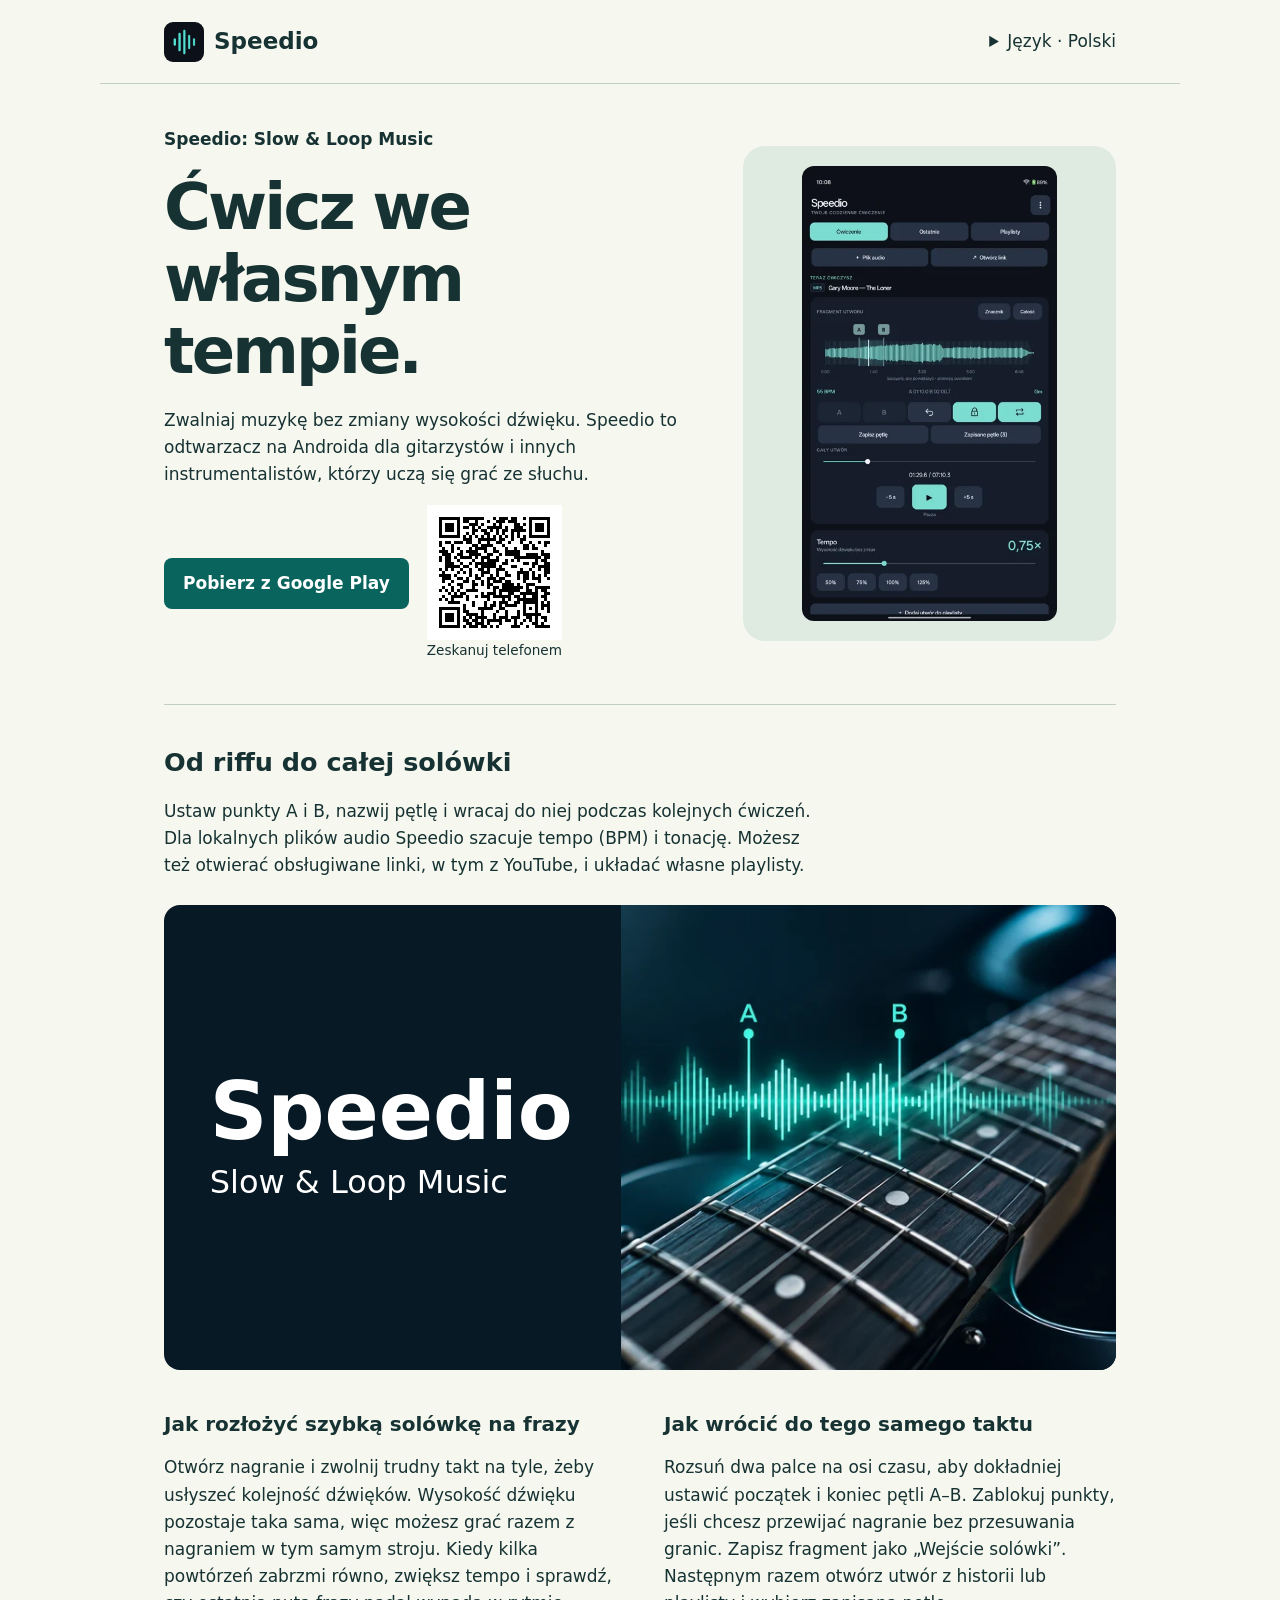
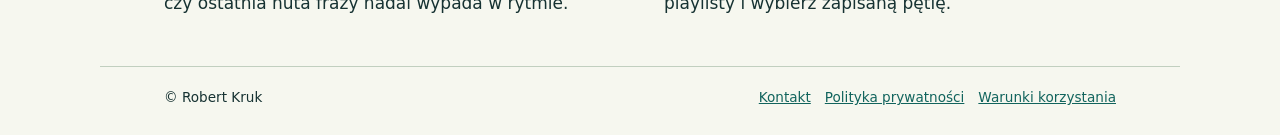
<file: index.html>
<!doctype html>
<html lang="pl"><head><meta charset="utf-8"><meta name="viewport" content="width=device-width,initial-scale=1">
<title>Speedio: Slow &amp; Loop Music | Android · Ćwicz we własnym tempie.</title><meta name="description" content="Zwalniaj muzykę bez zmiany wysokości dźwięku. Speedio to odtwarzacz na Androida dla gitarzystów i innych instrumentalistów, którzy uczą się grać ze słuchu.">
<link rel="canonical" href="https://musicspeedtempo.github.io/"><link rel="alternate" hreflang="pl" href="https://musicspeedtempo.github.io/">
<link rel="alternate" hreflang="en" href="https://musicspeedtempo.github.io/en.html">
<link rel="alternate" hreflang="de" href="https://musicspeedtempo.github.io/de.html">
<link rel="alternate" hreflang="es" href="https://musicspeedtempo.github.io/es.html">
<link rel="alternate" hreflang="fr" href="https://musicspeedtempo.github.io/fr.html">
<link rel="alternate" hreflang="it" href="https://musicspeedtempo.github.io/it.html">
<link rel="alternate" hreflang="pt-BR" href="https://musicspeedtempo.github.io/pt-br.html">
<link rel="alternate" hreflang="hi" href="https://musicspeedtempo.github.io/hi.html">
<link rel="alternate" hreflang="ja" href="https://musicspeedtempo.github.io/ja.html"><link rel="alternate" hreflang="x-default" href="https://musicspeedtempo.github.io/en.html">
<link rel="stylesheet" href="product.css"><link rel="icon" href="speedio-icon.png"></head>
<body><header><a class="brand" href="index.html"><img src="speedio-icon.png" alt="" width="40" height="40">Speedio</a>
<details><summary>Język · Polski</summary><nav aria-label="Język"><a href="index.html" lang="pl" hreflang="pl" aria-current="page">Polski</a><a href="en.html" lang="en" hreflang="en">English</a><a href="de.html" lang="de" hreflang="de">Deutsch</a><a href="es.html" lang="es" hreflang="es">Español</a><a href="fr.html" lang="fr" hreflang="fr">Français</a><a href="it.html" lang="it" hreflang="it">Italiano</a><a href="pt-br.html" lang="pt-BR" hreflang="pt-BR">Português (Brasil)</a><a href="hi.html" lang="hi" hreflang="hi">हिन्दी</a><a href="ja.html" lang="ja" hreflang="ja">日本語</a></nav></details></header>
<main><section class="hero"><div><strong>Speedio: Slow &amp; Loop Music</strong><h1>Ćwicz we własnym tempie.</h1><p>Zwalniaj muzykę bez zmiany wysokości dźwięku. Speedio to odtwarzacz na Androida dla gitarzystów i innych instrumentalistów, którzy uczą się grać ze słuchu.</p>
<div class="install"><a class="cta" href="https://play.google.com/store/apps/details?id=pl.musictempo.app">Pobierz z Google Play</a>
<figure class="install-qr"><img src="speedio-google-play-qr.png" width="135" height="135" alt=""><figcaption>Zeskanuj telefonem</figcaption></figure></div></div><div class="shot"><img src="speedio-player-pl.webp" alt="Speedio: Slow &amp; Loop Music · Android"></div></section>
<section class="feature"><h2>Od riffu do całej solówki</h2><p>Ustaw punkty A i B, nazwij pętlę i wracaj do niej podczas kolejnych ćwiczeń. Dla lokalnych plików audio Speedio szacuje tempo (BPM) i tonację. Możesz też otwierać obsługiwane linki, w tym z YouTube, i układać własne playlisty.</p>
<div class="guitar"><div class="guitar-type"><strong>Speedio</strong><span>Slow &amp; Loop Music</span></div><div class="guitar-detail"><img class="guitar-photo" src="speedio-guitar-pl.webp" width="1024" height="500" loading="lazy" alt=""></div></div>
<div class="practice-guide"><section><h3>Jak rozłożyć szybką solówkę na frazy</h3><p>Otwórz nagranie i zwolnij trudny takt na tyle, żeby usłyszeć kolejność dźwięków. Wysokość dźwięku pozostaje taka sama, więc możesz grać razem z nagraniem w tym samym stroju. Kiedy kilka powtórzeń zabrzmi równo, zwiększ tempo i sprawdź, czy ostatnia nuta frazy nadal wypada w rytmie.</p></section>
<section><h3>Jak wrócić do tego samego taktu</h3><p>Rozsuń dwa palce na osi czasu, aby dokładniej ustawić początek i koniec pętli A–B. Zablokuj punkty, jeśli chcesz przewijać nagranie bez przesuwania granic. Zapisz fragment jako „Wejście solówki”. Następnym razem otwórz utwór z historii lub playlisty i wybierz zapisaną pętlę.</p></section></div></section></main>
<footer><span>© Robert Kruk</span><div><a href="mailto:MusicSpeedTempo@gmail.com">Kontakt</a><a href="privacy-pl.html">Polityka prywatności</a><a href="terms-pl.html">Warunki korzystania</a></div></footer></body></html>
</file>
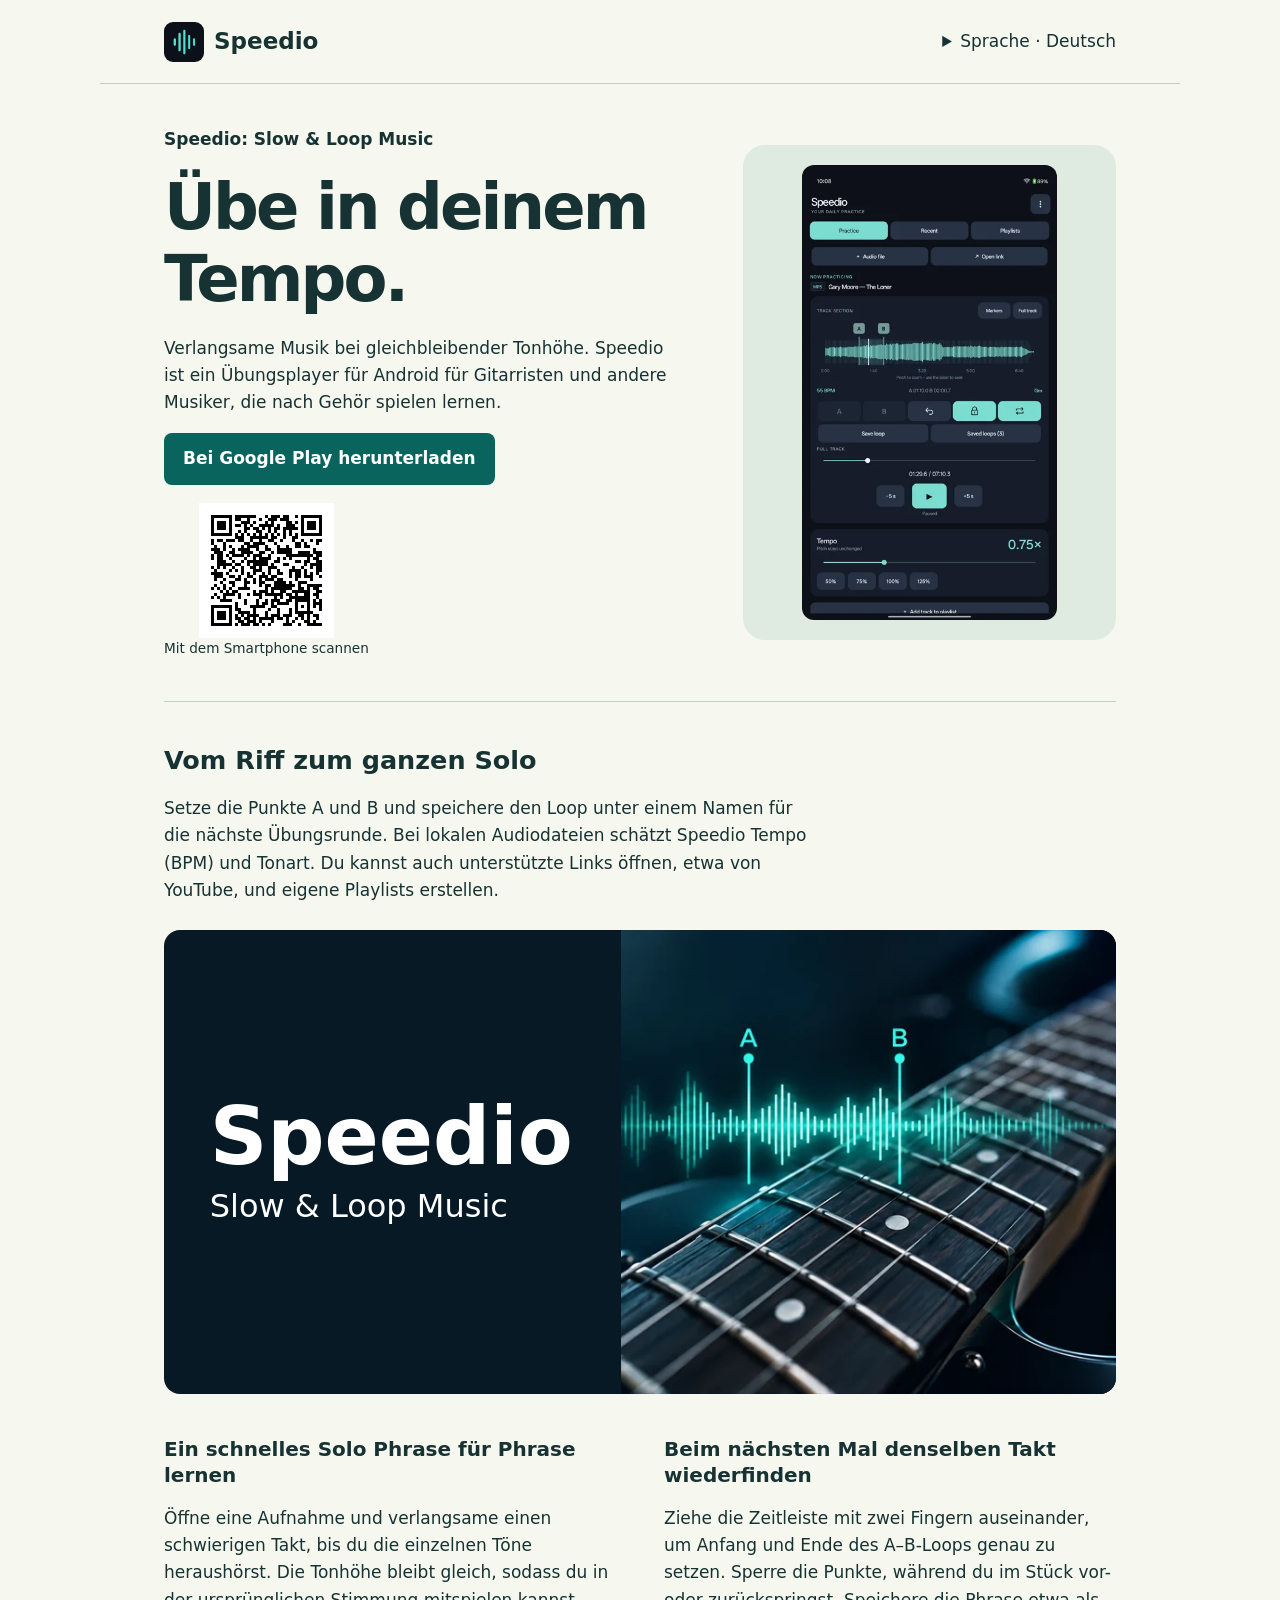
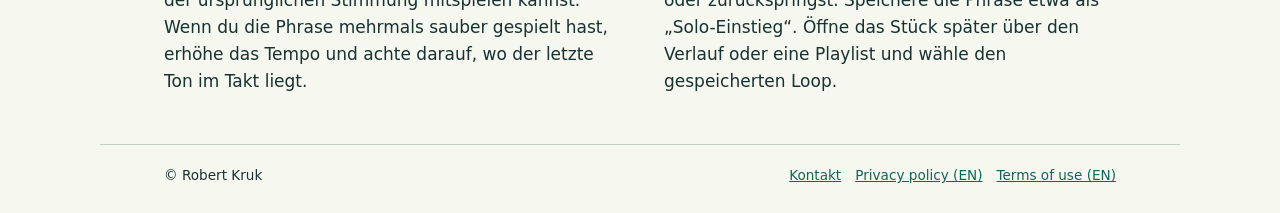
<file: de.html>
<!doctype html>
<html lang="de"><head><meta charset="utf-8"><meta name="viewport" content="width=device-width,initial-scale=1">
<title>Speedio: Slow &amp; Loop Music | Android · Übe in deinem Tempo.</title><meta name="description" content="Verlangsame Musik bei gleichbleibender Tonhöhe. Speedio ist ein Übungsplayer für Android für Gitarristen und andere Musiker, die nach Gehör spielen lernen.">
<link rel="canonical" href="https://musicspeedtempo.github.io/de.html"><link rel="alternate" hreflang="pl" href="https://musicspeedtempo.github.io/">
<link rel="alternate" hreflang="en" href="https://musicspeedtempo.github.io/en.html">
<link rel="alternate" hreflang="de" href="https://musicspeedtempo.github.io/de.html">
<link rel="alternate" hreflang="es" href="https://musicspeedtempo.github.io/es.html">
<link rel="alternate" hreflang="fr" href="https://musicspeedtempo.github.io/fr.html">
<link rel="alternate" hreflang="it" href="https://musicspeedtempo.github.io/it.html">
<link rel="alternate" hreflang="pt-BR" href="https://musicspeedtempo.github.io/pt-br.html">
<link rel="alternate" hreflang="hi" href="https://musicspeedtempo.github.io/hi.html">
<link rel="alternate" hreflang="ja" href="https://musicspeedtempo.github.io/ja.html"><link rel="alternate" hreflang="x-default" href="https://musicspeedtempo.github.io/en.html">
<link rel="stylesheet" href="product.css"><link rel="icon" href="speedio-icon.png"></head>
<body><header><a class="brand" href="de.html"><img src="speedio-icon.png" alt="" width="40" height="40">Speedio</a>
<details><summary>Sprache · Deutsch</summary><nav aria-label="Sprache"><a href="index.html" lang="pl" hreflang="pl">Polski</a><a href="en.html" lang="en" hreflang="en">English</a><a href="de.html" lang="de" hreflang="de" aria-current="page">Deutsch</a><a href="es.html" lang="es" hreflang="es">Español</a><a href="fr.html" lang="fr" hreflang="fr">Français</a><a href="it.html" lang="it" hreflang="it">Italiano</a><a href="pt-br.html" lang="pt-BR" hreflang="pt-BR">Português (Brasil)</a><a href="hi.html" lang="hi" hreflang="hi">हिन्दी</a><a href="ja.html" lang="ja" hreflang="ja">日本語</a></nav></details></header>
<main><section class="hero"><div><strong>Speedio: Slow &amp; Loop Music</strong><h1>Übe in deinem Tempo.</h1><p>Verlangsame Musik bei gleichbleibender Tonhöhe. Speedio ist ein Übungsplayer für Android für Gitarristen und andere Musiker, die nach Gehör spielen lernen.</p>
<div class="install"><a class="cta" href="https://play.google.com/store/apps/details?id=pl.musictempo.app">Bei Google Play herunterladen</a>
<figure class="install-qr"><img src="speedio-google-play-qr.png" width="135" height="135" alt=""><figcaption>Mit dem Smartphone scannen</figcaption></figure></div></div><div class="shot"><img src="speedio-player-en.webp" alt="Speedio: Slow &amp; Loop Music · Android"></div></section>
<section class="feature"><h2>Vom Riff zum ganzen Solo</h2><p>Setze die Punkte A und B und speichere den Loop unter einem Namen für die nächste Übungsrunde. Bei lokalen Audiodateien schätzt Speedio Tempo (BPM) und Tonart. Du kannst auch unterstützte Links öffnen, etwa von YouTube, und eigene Playlists erstellen.</p>
<div class="guitar"><div class="guitar-type"><strong>Speedio</strong><span>Slow &amp; Loop Music</span></div><div class="guitar-detail"><img class="guitar-photo" src="speedio-guitar-en.webp" width="1024" height="500" loading="lazy" alt=""></div></div>
<div class="practice-guide"><section><h3>Ein schnelles Solo Phrase für Phrase lernen</h3><p>Öffne eine Aufnahme und verlangsame einen schwierigen Takt, bis du die einzelnen Töne heraushörst. Die Tonhöhe bleibt gleich, sodass du in der ursprünglichen Stimmung mitspielen kannst. Wenn du die Phrase mehrmals sauber gespielt hast, erhöhe das Tempo und achte darauf, wo der letzte Ton im Takt liegt.</p></section>
<section><h3>Beim nächsten Mal denselben Takt wiederfinden</h3><p>Ziehe die Zeitleiste mit zwei Fingern auseinander, um Anfang und Ende des A–B-Loops genau zu setzen. Sperre die Punkte, während du im Stück vor- oder zurückspringst. Speichere die Phrase etwa als „Solo-Einstieg“. Öffne das Stück später über den Verlauf oder eine Playlist und wähle den gespeicherten Loop.</p></section></div></section></main>
<footer><span>© Robert Kruk</span><div><a href="mailto:MusicSpeedTempo@gmail.com">Kontakt</a><a lang="en" hreflang="en" href="privacy.html">Privacy policy (EN)</a><a lang="en" hreflang="en" href="terms.html">Terms of use (EN)</a></div></footer></body></html>
</file>
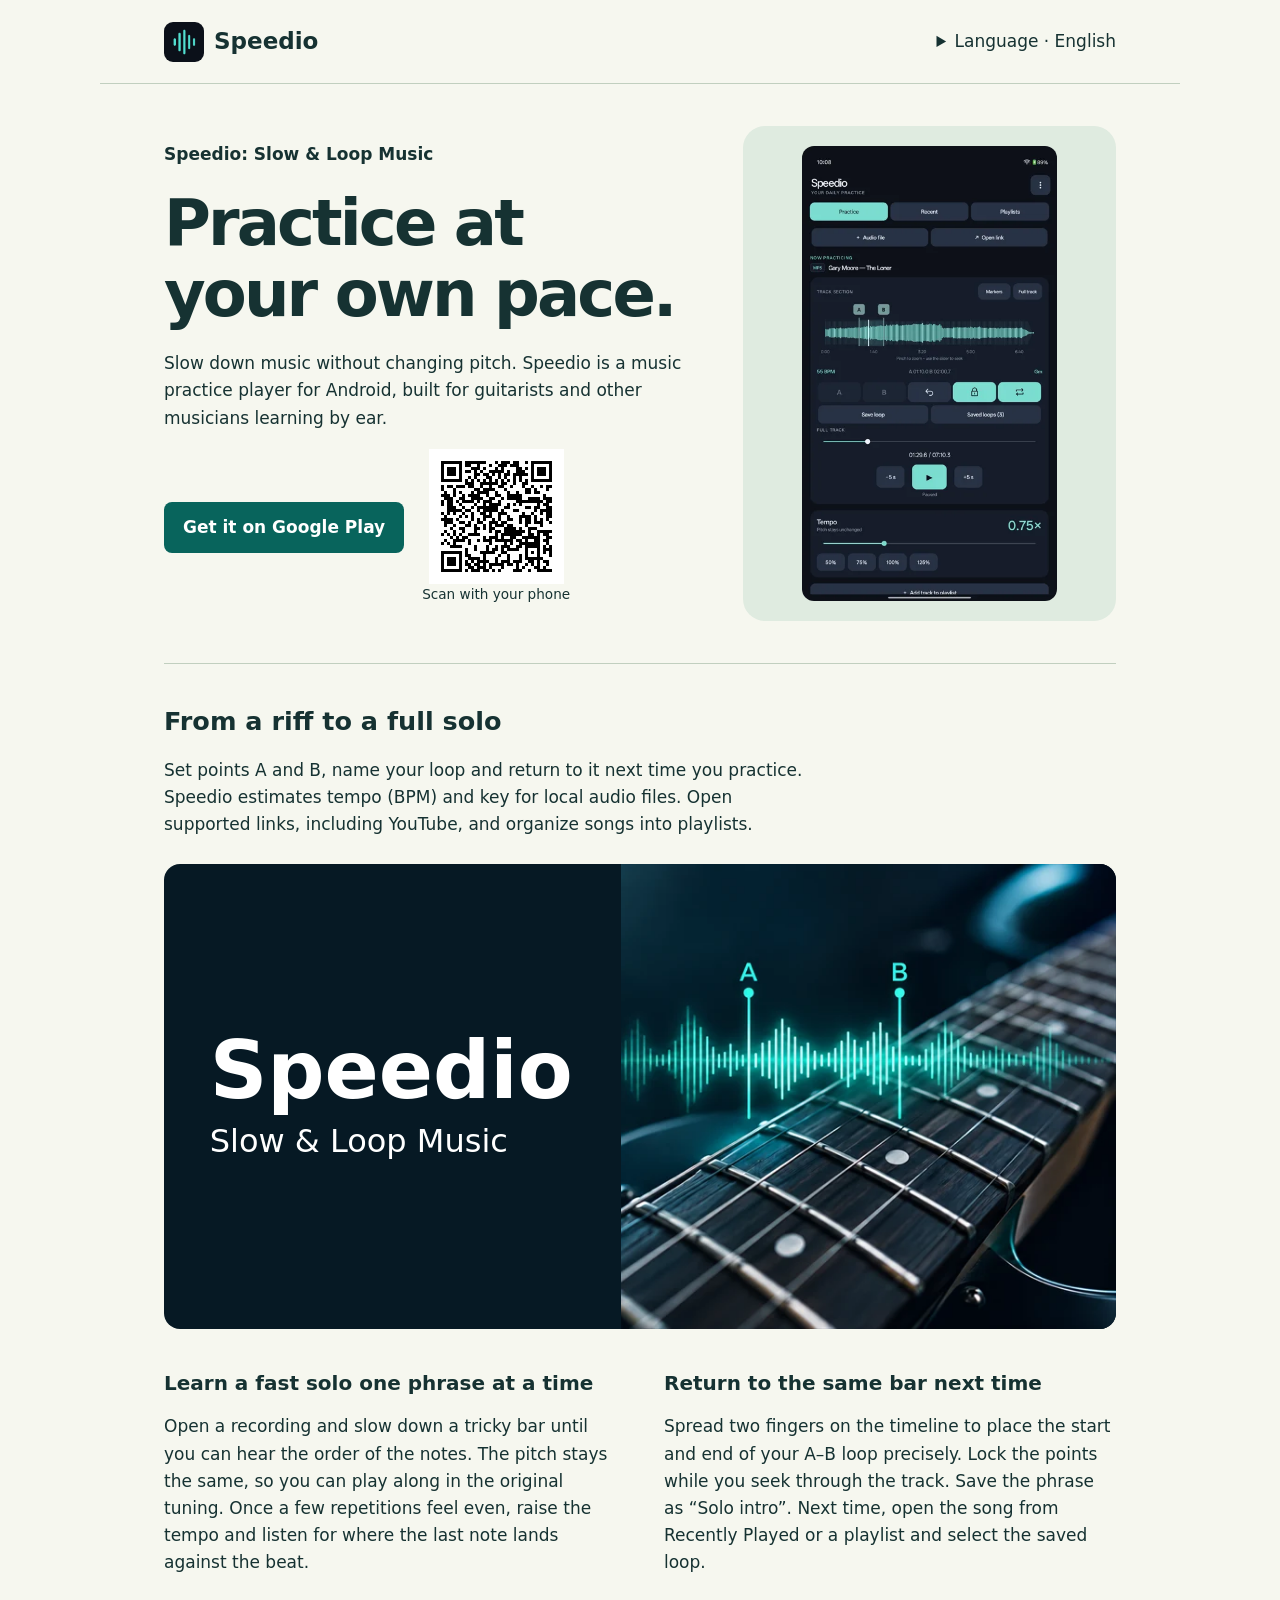
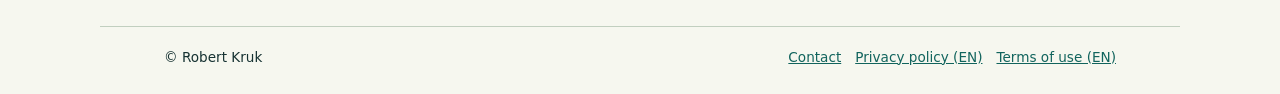
<file: en.html>
<!doctype html>
<html lang="en"><head><meta charset="utf-8"><meta name="viewport" content="width=device-width,initial-scale=1">
<title>Speedio: Slow &amp; Loop Music | Android · Practice at your own pace.</title><meta name="description" content="Slow down music without changing pitch. Speedio is a music practice player for Android, built for guitarists and other musicians learning by ear.">
<link rel="canonical" href="https://musicspeedtempo.github.io/en.html"><link rel="alternate" hreflang="pl" href="https://musicspeedtempo.github.io/">
<link rel="alternate" hreflang="en" href="https://musicspeedtempo.github.io/en.html">
<link rel="alternate" hreflang="de" href="https://musicspeedtempo.github.io/de.html">
<link rel="alternate" hreflang="es" href="https://musicspeedtempo.github.io/es.html">
<link rel="alternate" hreflang="fr" href="https://musicspeedtempo.github.io/fr.html">
<link rel="alternate" hreflang="it" href="https://musicspeedtempo.github.io/it.html">
<link rel="alternate" hreflang="pt-BR" href="https://musicspeedtempo.github.io/pt-br.html">
<link rel="alternate" hreflang="hi" href="https://musicspeedtempo.github.io/hi.html">
<link rel="alternate" hreflang="ja" href="https://musicspeedtempo.github.io/ja.html"><link rel="alternate" hreflang="x-default" href="https://musicspeedtempo.github.io/en.html">
<link rel="stylesheet" href="product.css"><link rel="icon" href="speedio-icon.png"></head>
<body><header><a class="brand" href="en.html"><img src="speedio-icon.png" alt="" width="40" height="40">Speedio</a>
<details><summary>Language · English</summary><nav aria-label="Language"><a href="index.html" lang="pl" hreflang="pl">Polski</a><a href="en.html" lang="en" hreflang="en" aria-current="page">English</a><a href="de.html" lang="de" hreflang="de">Deutsch</a><a href="es.html" lang="es" hreflang="es">Español</a><a href="fr.html" lang="fr" hreflang="fr">Français</a><a href="it.html" lang="it" hreflang="it">Italiano</a><a href="pt-br.html" lang="pt-BR" hreflang="pt-BR">Português (Brasil)</a><a href="hi.html" lang="hi" hreflang="hi">हिन्दी</a><a href="ja.html" lang="ja" hreflang="ja">日本語</a></nav></details></header>
<main><section class="hero"><div><strong>Speedio: Slow &amp; Loop Music</strong><h1>Practice at your own pace.</h1><p>Slow down music without changing pitch. Speedio is a music practice player for Android, built for guitarists and other musicians learning by ear.</p>
<div class="install"><a class="cta" href="https://play.google.com/store/apps/details?id=pl.musictempo.app">Get it on Google Play</a>
<figure class="install-qr"><img src="speedio-google-play-qr.png" width="135" height="135" alt=""><figcaption>Scan with your phone</figcaption></figure></div></div><div class="shot"><img src="speedio-player-en.webp" alt="Speedio: Slow &amp; Loop Music · Android"></div></section>
<section class="feature"><h2>From a riff to a full solo</h2><p>Set points A and B, name your loop and return to it next time you practice. Speedio estimates tempo (BPM) and key for local audio files. Open supported links, including YouTube, and organize songs into playlists.</p>
<div class="guitar"><div class="guitar-type"><strong>Speedio</strong><span>Slow &amp; Loop Music</span></div><div class="guitar-detail"><img class="guitar-photo" src="speedio-guitar-en.webp" width="1024" height="500" loading="lazy" alt=""></div></div>
<div class="practice-guide"><section><h3>Learn a fast solo one phrase at a time</h3><p>Open a recording and slow down a tricky bar until you can hear the order of the notes. The pitch stays the same, so you can play along in the original tuning. Once a few repetitions feel even, raise the tempo and listen for where the last note lands against the beat.</p></section>
<section><h3>Return to the same bar next time</h3><p>Spread two fingers on the timeline to place the start and end of your A–B loop precisely. Lock the points while you seek through the track. Save the phrase as “Solo intro”. Next time, open the song from Recently Played or a playlist and select the saved loop.</p></section></div></section></main>
<footer><span>© Robert Kruk</span><div><a href="mailto:MusicSpeedTempo@gmail.com">Contact</a><a lang="en" hreflang="en" href="privacy.html">Privacy policy (EN)</a><a lang="en" hreflang="en" href="terms.html">Terms of use (EN)</a></div></footer></body></html>
</file>
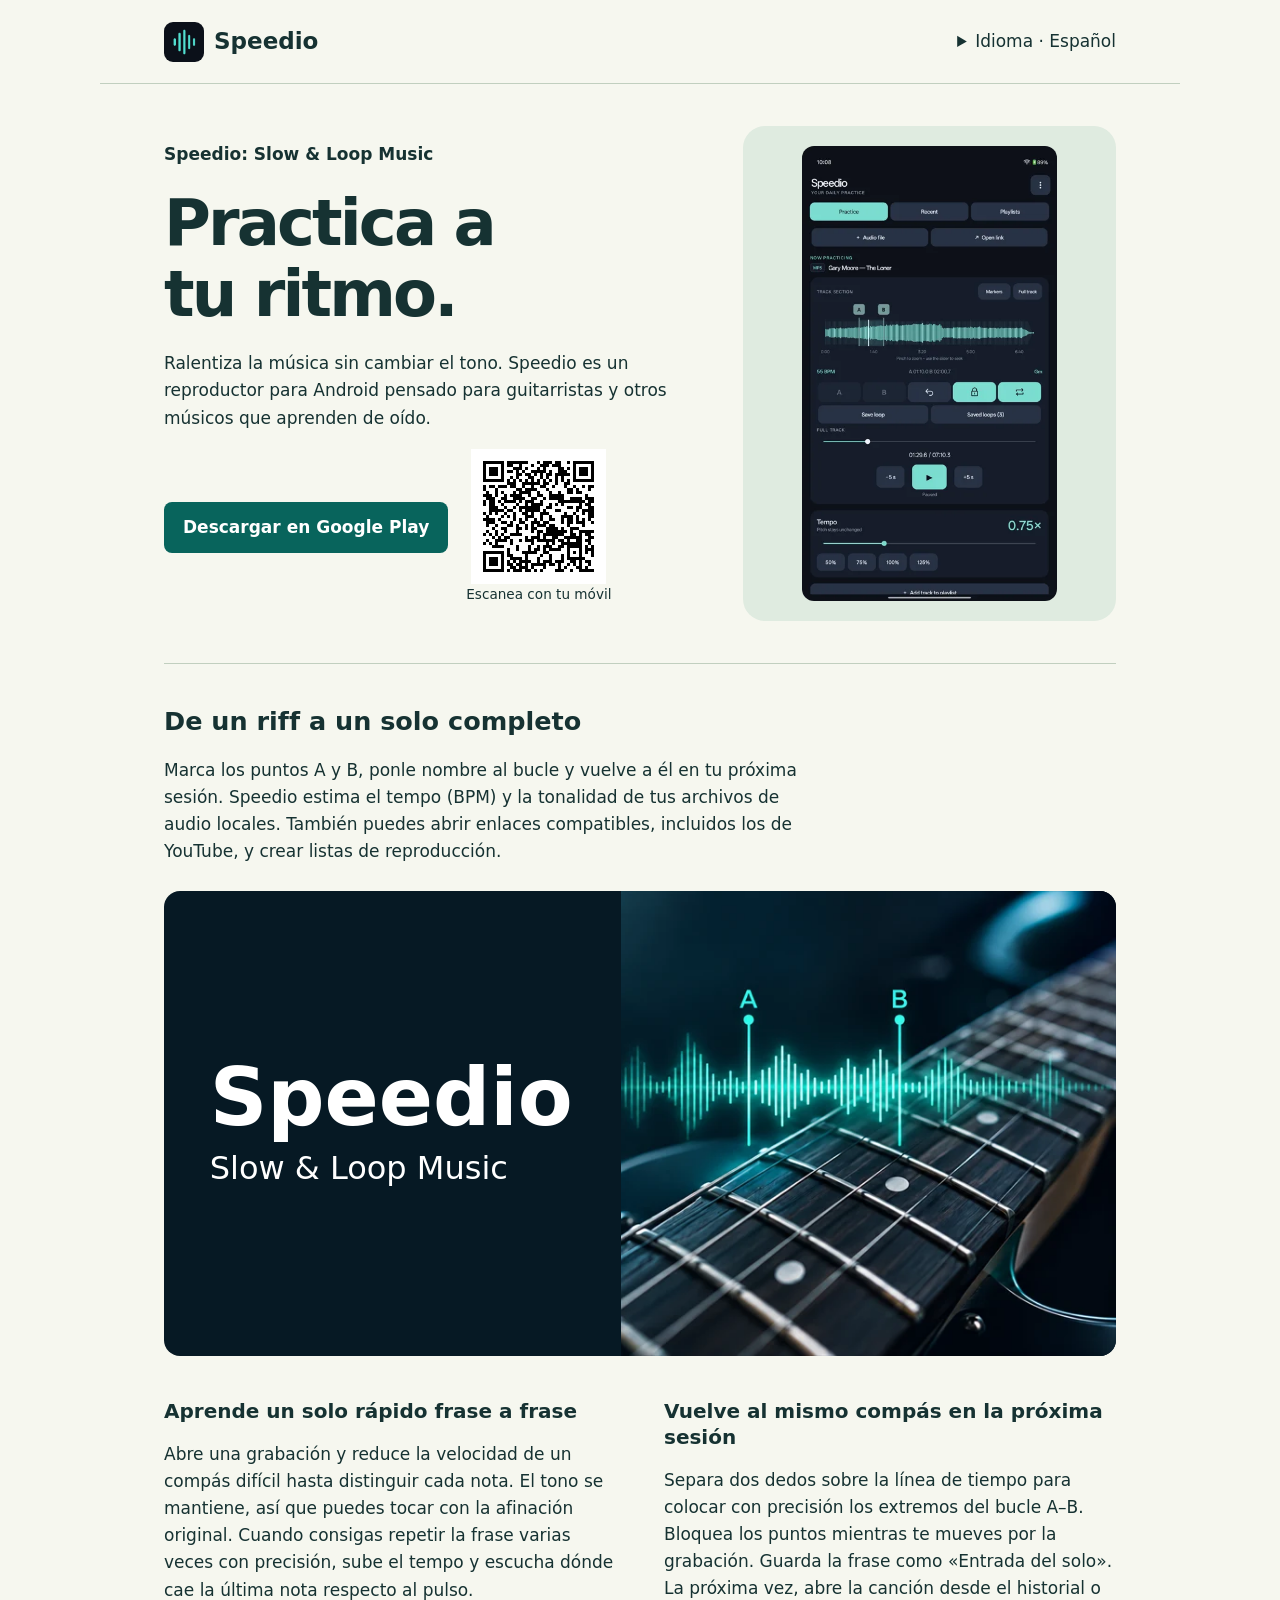
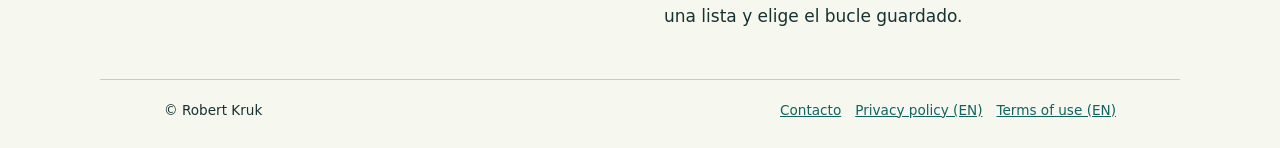
<file: es.html>
<!doctype html>
<html lang="es"><head><meta charset="utf-8"><meta name="viewport" content="width=device-width,initial-scale=1">
<title>Speedio: Slow &amp; Loop Music | Android · Practica a tu ritmo.</title><meta name="description" content="Ralentiza la música sin cambiar el tono. Speedio es un reproductor para Android pensado para guitarristas y otros músicos que aprenden de oído.">
<link rel="canonical" href="https://musicspeedtempo.github.io/es.html"><link rel="alternate" hreflang="pl" href="https://musicspeedtempo.github.io/">
<link rel="alternate" hreflang="en" href="https://musicspeedtempo.github.io/en.html">
<link rel="alternate" hreflang="de" href="https://musicspeedtempo.github.io/de.html">
<link rel="alternate" hreflang="es" href="https://musicspeedtempo.github.io/es.html">
<link rel="alternate" hreflang="fr" href="https://musicspeedtempo.github.io/fr.html">
<link rel="alternate" hreflang="it" href="https://musicspeedtempo.github.io/it.html">
<link rel="alternate" hreflang="pt-BR" href="https://musicspeedtempo.github.io/pt-br.html">
<link rel="alternate" hreflang="hi" href="https://musicspeedtempo.github.io/hi.html">
<link rel="alternate" hreflang="ja" href="https://musicspeedtempo.github.io/ja.html"><link rel="alternate" hreflang="x-default" href="https://musicspeedtempo.github.io/en.html">
<link rel="stylesheet" href="product.css"><link rel="icon" href="speedio-icon.png"></head>
<body><header><a class="brand" href="es.html"><img src="speedio-icon.png" alt="" width="40" height="40">Speedio</a>
<details><summary>Idioma · Español</summary><nav aria-label="Idioma"><a href="index.html" lang="pl" hreflang="pl">Polski</a><a href="en.html" lang="en" hreflang="en">English</a><a href="de.html" lang="de" hreflang="de">Deutsch</a><a href="es.html" lang="es" hreflang="es" aria-current="page">Español</a><a href="fr.html" lang="fr" hreflang="fr">Français</a><a href="it.html" lang="it" hreflang="it">Italiano</a><a href="pt-br.html" lang="pt-BR" hreflang="pt-BR">Português (Brasil)</a><a href="hi.html" lang="hi" hreflang="hi">हिन्दी</a><a href="ja.html" lang="ja" hreflang="ja">日本語</a></nav></details></header>
<main><section class="hero"><div><strong>Speedio: Slow &amp; Loop Music</strong><h1>Practica a tu ritmo.</h1><p>Ralentiza la música sin cambiar el tono. Speedio es un reproductor para Android pensado para guitarristas y otros músicos que aprenden de oído.</p>
<div class="install"><a class="cta" href="https://play.google.com/store/apps/details?id=pl.musictempo.app">Descargar en Google Play</a>
<figure class="install-qr"><img src="speedio-google-play-qr.png" width="135" height="135" alt=""><figcaption>Escanea con tu móvil</figcaption></figure></div></div><div class="shot"><img src="speedio-player-en.webp" alt="Speedio: Slow &amp; Loop Music · Android"></div></section>
<section class="feature"><h2>De un riff a un solo completo</h2><p>Marca los puntos A y B, ponle nombre al bucle y vuelve a él en tu próxima sesión. Speedio estima el tempo (BPM) y la tonalidad de tus archivos de audio locales. También puedes abrir enlaces compatibles, incluidos los de YouTube, y crear listas de reproducción.</p>
<div class="guitar"><div class="guitar-type"><strong>Speedio</strong><span>Slow &amp; Loop Music</span></div><div class="guitar-detail"><img class="guitar-photo" src="speedio-guitar-en.webp" width="1024" height="500" loading="lazy" alt=""></div></div>
<div class="practice-guide"><section><h3>Aprende un solo rápido frase a frase</h3><p>Abre una grabación y reduce la velocidad de un compás difícil hasta distinguir cada nota. El tono se mantiene, así que puedes tocar con la afinación original. Cuando consigas repetir la frase varias veces con precisión, sube el tempo y escucha dónde cae la última nota respecto al pulso.</p></section>
<section><h3>Vuelve al mismo compás en la próxima sesión</h3><p>Separa dos dedos sobre la línea de tiempo para colocar con precisión los extremos del bucle A–B. Bloquea los puntos mientras te mueves por la grabación. Guarda la frase como «Entrada del solo». La próxima vez, abre la canción desde el historial o una lista y elige el bucle guardado.</p></section></div></section></main>
<footer><span>© Robert Kruk</span><div><a href="mailto:MusicSpeedTempo@gmail.com">Contacto</a><a lang="en" hreflang="en" href="privacy.html">Privacy policy (EN)</a><a lang="en" hreflang="en" href="terms.html">Terms of use (EN)</a></div></footer></body></html>
</file>
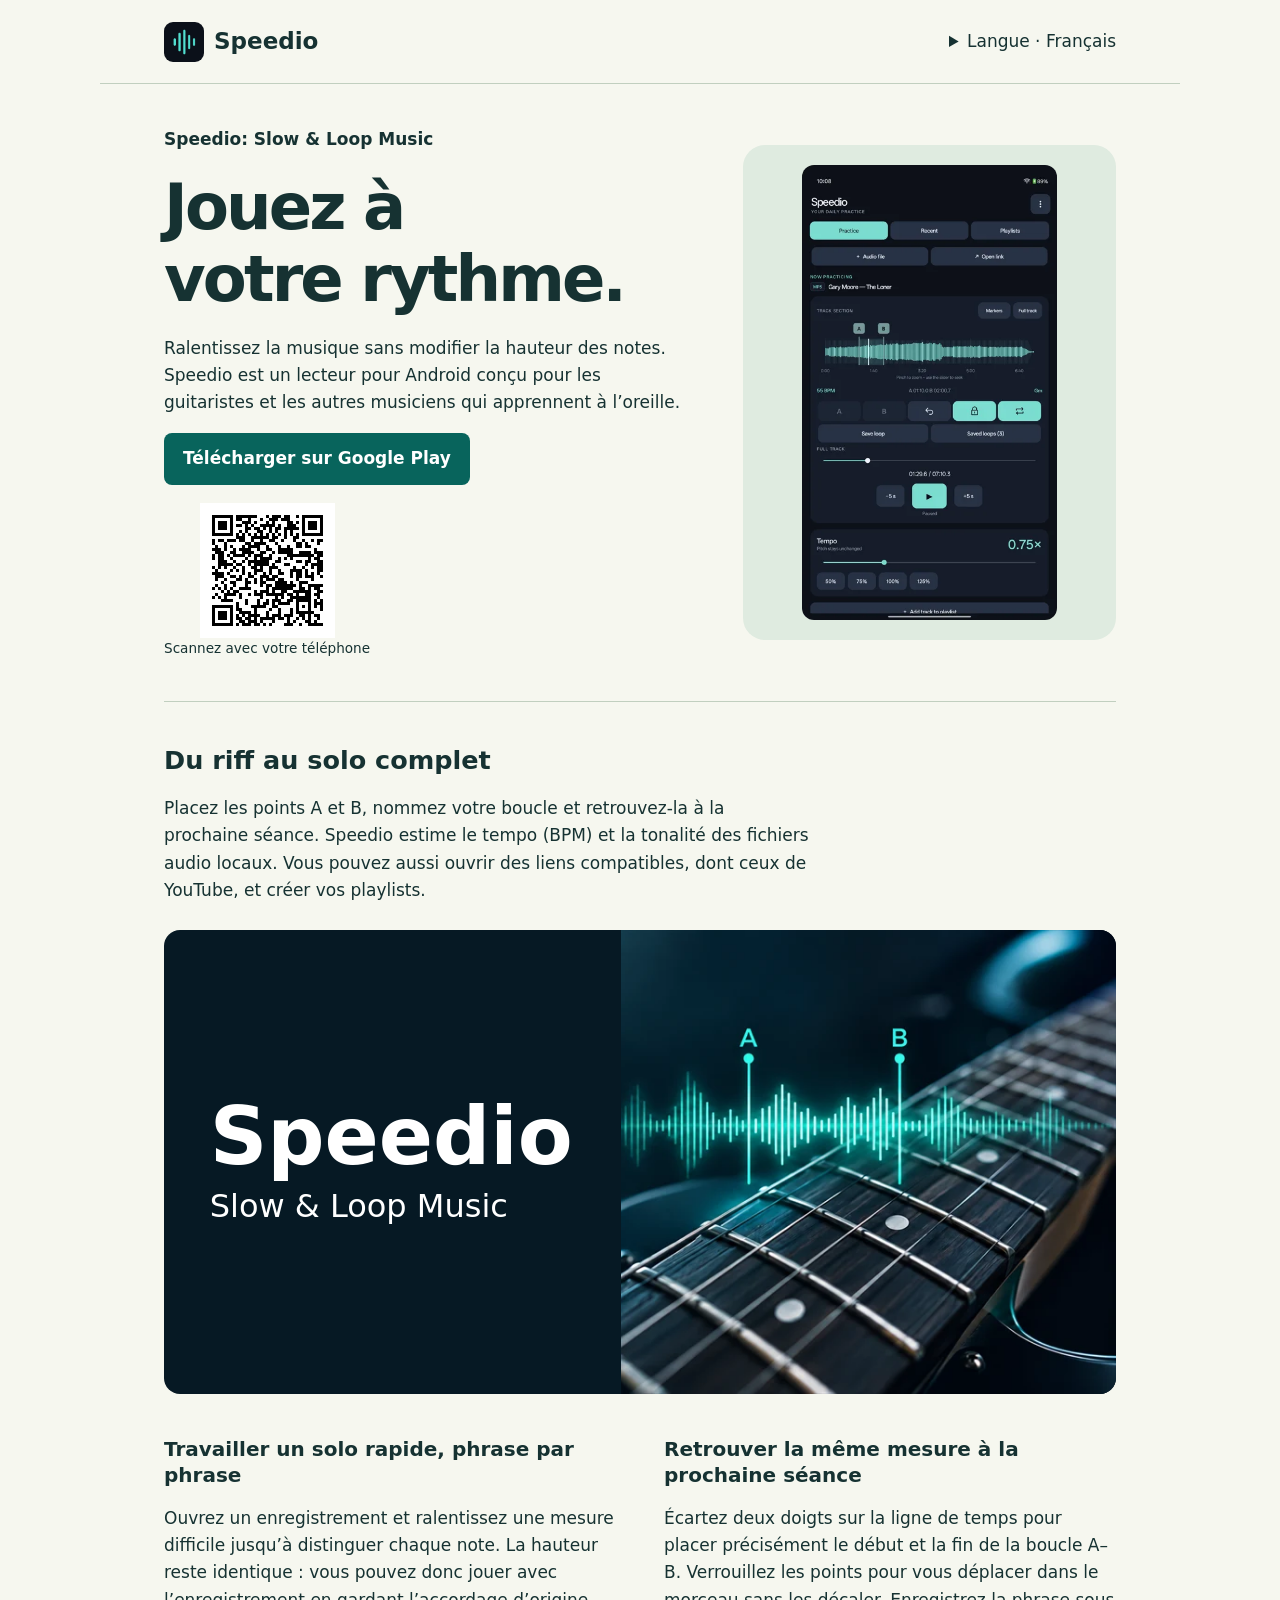
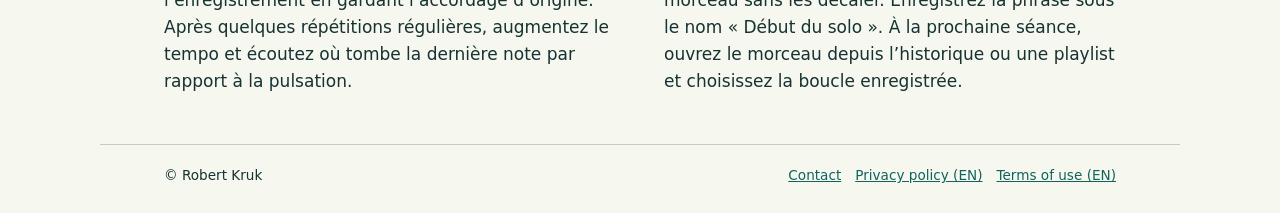
<file: fr.html>
<!doctype html>
<html lang="fr"><head><meta charset="utf-8"><meta name="viewport" content="width=device-width,initial-scale=1">
<title>Speedio: Slow &amp; Loop Music | Android · Jouez à votre rythme.</title><meta name="description" content="Ralentissez la musique sans modifier la hauteur des notes. Speedio est un lecteur pour Android conçu pour les guitaristes et les autres musiciens qui apprennent à l’oreille.">
<link rel="canonical" href="https://musicspeedtempo.github.io/fr.html"><link rel="alternate" hreflang="pl" href="https://musicspeedtempo.github.io/">
<link rel="alternate" hreflang="en" href="https://musicspeedtempo.github.io/en.html">
<link rel="alternate" hreflang="de" href="https://musicspeedtempo.github.io/de.html">
<link rel="alternate" hreflang="es" href="https://musicspeedtempo.github.io/es.html">
<link rel="alternate" hreflang="fr" href="https://musicspeedtempo.github.io/fr.html">
<link rel="alternate" hreflang="it" href="https://musicspeedtempo.github.io/it.html">
<link rel="alternate" hreflang="pt-BR" href="https://musicspeedtempo.github.io/pt-br.html">
<link rel="alternate" hreflang="hi" href="https://musicspeedtempo.github.io/hi.html">
<link rel="alternate" hreflang="ja" href="https://musicspeedtempo.github.io/ja.html"><link rel="alternate" hreflang="x-default" href="https://musicspeedtempo.github.io/en.html">
<link rel="stylesheet" href="product.css"><link rel="icon" href="speedio-icon.png"></head>
<body><header><a class="brand" href="fr.html"><img src="speedio-icon.png" alt="" width="40" height="40">Speedio</a>
<details><summary>Langue · Français</summary><nav aria-label="Langue"><a href="index.html" lang="pl" hreflang="pl">Polski</a><a href="en.html" lang="en" hreflang="en">English</a><a href="de.html" lang="de" hreflang="de">Deutsch</a><a href="es.html" lang="es" hreflang="es">Español</a><a href="fr.html" lang="fr" hreflang="fr" aria-current="page">Français</a><a href="it.html" lang="it" hreflang="it">Italiano</a><a href="pt-br.html" lang="pt-BR" hreflang="pt-BR">Português (Brasil)</a><a href="hi.html" lang="hi" hreflang="hi">हिन्दी</a><a href="ja.html" lang="ja" hreflang="ja">日本語</a></nav></details></header>
<main><section class="hero"><div><strong>Speedio: Slow &amp; Loop Music</strong><h1>Jouez à votre rythme.</h1><p>Ralentissez la musique sans modifier la hauteur des notes. Speedio est un lecteur pour Android conçu pour les guitaristes et les autres musiciens qui apprennent à l’oreille.</p>
<div class="install"><a class="cta" href="https://play.google.com/store/apps/details?id=pl.musictempo.app">Télécharger sur Google Play</a>
<figure class="install-qr"><img src="speedio-google-play-qr.png" width="135" height="135" alt=""><figcaption>Scannez avec votre téléphone</figcaption></figure></div></div><div class="shot"><img src="speedio-player-en.webp" alt="Speedio: Slow &amp; Loop Music · Android"></div></section>
<section class="feature"><h2>Du riff au solo complet</h2><p>Placez les points A et B, nommez votre boucle et retrouvez-la à la prochaine séance. Speedio estime le tempo (BPM) et la tonalité des fichiers audio locaux. Vous pouvez aussi ouvrir des liens compatibles, dont ceux de YouTube, et créer vos playlists.</p>
<div class="guitar"><div class="guitar-type"><strong>Speedio</strong><span>Slow &amp; Loop Music</span></div><div class="guitar-detail"><img class="guitar-photo" src="speedio-guitar-en.webp" width="1024" height="500" loading="lazy" alt=""></div></div>
<div class="practice-guide"><section><h3>Travailler un solo rapide, phrase par phrase</h3><p>Ouvrez un enregistrement et ralentissez une mesure difficile jusqu’à distinguer chaque note. La hauteur reste identique : vous pouvez donc jouer avec l’enregistrement en gardant l’accordage d’origine. Après quelques répétitions régulières, augmentez le tempo et écoutez où tombe la dernière note par rapport à la pulsation.</p></section>
<section><h3>Retrouver la même mesure à la prochaine séance</h3><p>Écartez deux doigts sur la ligne de temps pour placer précisément le début et la fin de la boucle A–B. Verrouillez les points pour vous déplacer dans le morceau sans les décaler. Enregistrez la phrase sous le nom « Début du solo ». À la prochaine séance, ouvrez le morceau depuis l’historique ou une playlist et choisissez la boucle enregistrée.</p></section></div></section></main>
<footer><span>© Robert Kruk</span><div><a href="mailto:MusicSpeedTempo@gmail.com">Contact</a><a lang="en" hreflang="en" href="privacy.html">Privacy policy (EN)</a><a lang="en" hreflang="en" href="terms.html">Terms of use (EN)</a></div></footer></body></html>
</file>
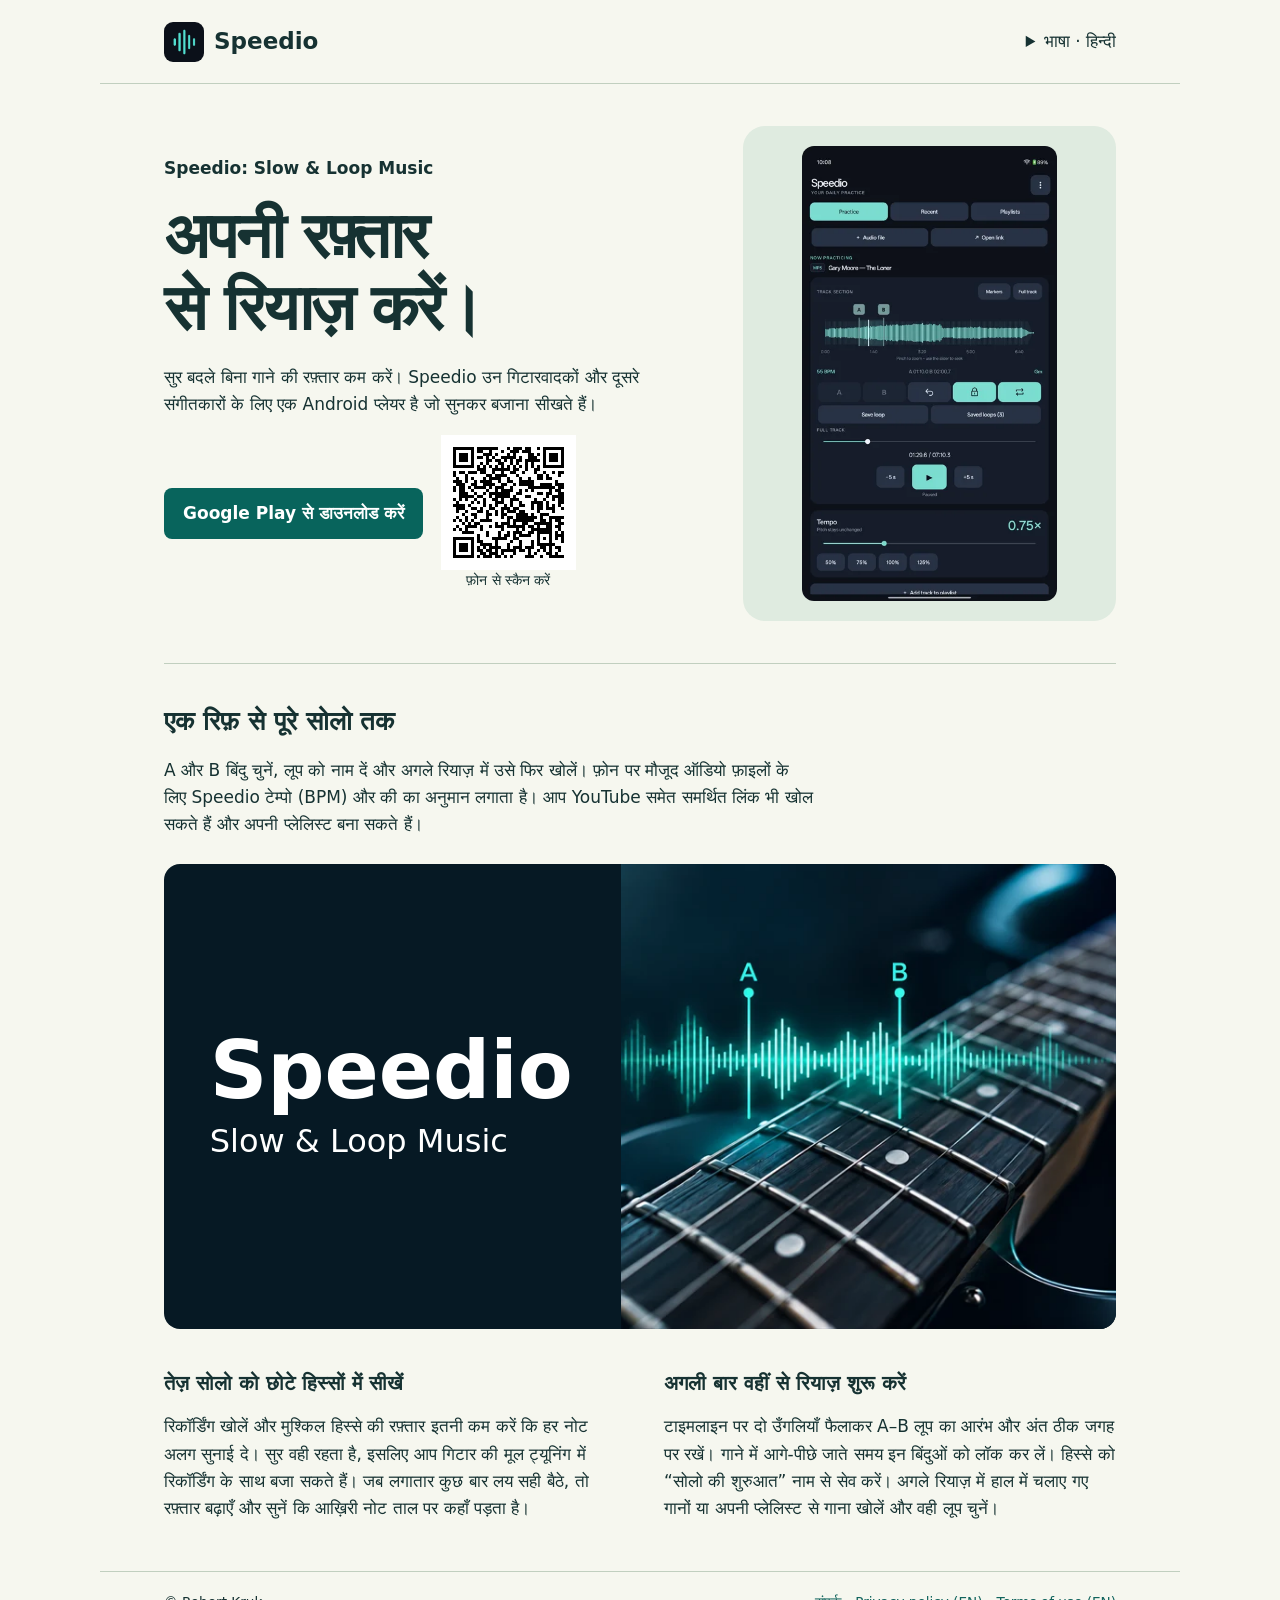
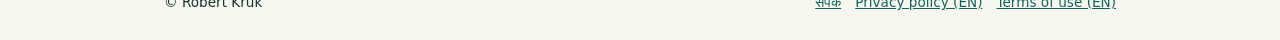
<file: hi.html>
<!doctype html>
<html lang="hi"><head><meta charset="utf-8"><meta name="viewport" content="width=device-width,initial-scale=1">
<title>Speedio: Slow &amp; Loop Music | Android · अपनी रफ़्तार से रियाज़ करें।</title><meta name="description" content="सुर बदले बिना गाने की रफ़्तार कम करें। Speedio उन गिटारवादकों और दूसरे संगीतकारों के लिए एक Android प्लेयर है जो सुनकर बजाना सीखते हैं।">
<link rel="canonical" href="https://musicspeedtempo.github.io/hi.html"><link rel="alternate" hreflang="pl" href="https://musicspeedtempo.github.io/">
<link rel="alternate" hreflang="en" href="https://musicspeedtempo.github.io/en.html">
<link rel="alternate" hreflang="de" href="https://musicspeedtempo.github.io/de.html">
<link rel="alternate" hreflang="es" href="https://musicspeedtempo.github.io/es.html">
<link rel="alternate" hreflang="fr" href="https://musicspeedtempo.github.io/fr.html">
<link rel="alternate" hreflang="it" href="https://musicspeedtempo.github.io/it.html">
<link rel="alternate" hreflang="pt-BR" href="https://musicspeedtempo.github.io/pt-br.html">
<link rel="alternate" hreflang="hi" href="https://musicspeedtempo.github.io/hi.html">
<link rel="alternate" hreflang="ja" href="https://musicspeedtempo.github.io/ja.html"><link rel="alternate" hreflang="x-default" href="https://musicspeedtempo.github.io/en.html">
<link rel="stylesheet" href="product.css"><link rel="icon" href="speedio-icon.png"></head>
<body><header><a class="brand" href="hi.html"><img src="speedio-icon.png" alt="" width="40" height="40">Speedio</a>
<details><summary>भाषा · हिन्दी</summary><nav aria-label="भाषा"><a href="index.html" lang="pl" hreflang="pl">Polski</a><a href="en.html" lang="en" hreflang="en">English</a><a href="de.html" lang="de" hreflang="de">Deutsch</a><a href="es.html" lang="es" hreflang="es">Español</a><a href="fr.html" lang="fr" hreflang="fr">Français</a><a href="it.html" lang="it" hreflang="it">Italiano</a><a href="pt-br.html" lang="pt-BR" hreflang="pt-BR">Português (Brasil)</a><a href="hi.html" lang="hi" hreflang="hi" aria-current="page">हिन्दी</a><a href="ja.html" lang="ja" hreflang="ja">日本語</a></nav></details></header>
<main><section class="hero"><div><strong>Speedio: Slow &amp; Loop Music</strong><h1>अपनी रफ़्तार से रियाज़ करें।</h1><p>सुर बदले बिना गाने की रफ़्तार कम करें। Speedio उन गिटारवादकों और दूसरे संगीतकारों के लिए एक Android प्लेयर है जो सुनकर बजाना सीखते हैं।</p>
<div class="install"><a class="cta" href="https://play.google.com/store/apps/details?id=pl.musictempo.app">Google Play से डाउनलोड करें</a>
<figure class="install-qr"><img src="speedio-google-play-qr.png" width="135" height="135" alt=""><figcaption>फ़ोन से स्कैन करें</figcaption></figure></div></div><div class="shot"><img src="speedio-player-en.webp" alt="Speedio: Slow &amp; Loop Music · Android"></div></section>
<section class="feature"><h2>एक रिफ़ से पूरे सोलो तक</h2><p>A और B बिंदु चुनें, लूप को नाम दें और अगले रियाज़ में उसे फिर खोलें। फ़ोन पर मौजूद ऑडियो फ़ाइलों के लिए Speedio टेम्पो (BPM) और की का अनुमान लगाता है। आप YouTube समेत समर्थित लिंक भी खोल सकते हैं और अपनी प्लेलिस्ट बना सकते हैं।</p>
<div class="guitar"><div class="guitar-type"><strong>Speedio</strong><span>Slow &amp; Loop Music</span></div><div class="guitar-detail"><img class="guitar-photo" src="speedio-guitar-en.webp" width="1024" height="500" loading="lazy" alt=""></div></div>
<div class="practice-guide"><section><h3>तेज़ सोलो को छोटे हिस्सों में सीखें</h3><p>रिकॉर्डिंग खोलें और मुश्किल हिस्से की रफ़्तार इतनी कम करें कि हर नोट अलग सुनाई दे। सुर वही रहता है, इसलिए आप गिटार की मूल ट्यूनिंग में रिकॉर्डिंग के साथ बजा सकते हैं। जब लगातार कुछ बार लय सही बैठे, तो रफ़्तार बढ़ाएँ और सुनें कि आख़िरी नोट ताल पर कहाँ पड़ता है।</p></section>
<section><h3>अगली बार वहीं से रियाज़ शुरू करें</h3><p>टाइमलाइन पर दो उँगलियाँ फैलाकर A–B लूप का आरंभ और अंत ठीक जगह पर रखें। गाने में आगे-पीछे जाते समय इन बिंदुओं को लॉक कर लें। हिस्से को “सोलो की शुरुआत” नाम से सेव करें। अगले रियाज़ में हाल में चलाए गए गानों या अपनी प्लेलिस्ट से गाना खोलें और वही लूप चुनें।</p></section></div></section></main>
<footer><span>© Robert Kruk</span><div><a href="mailto:MusicSpeedTempo@gmail.com">संपर्क</a><a lang="en" hreflang="en" href="privacy.html">Privacy policy (EN)</a><a lang="en" hreflang="en" href="terms.html">Terms of use (EN)</a></div></footer></body></html>
</file>
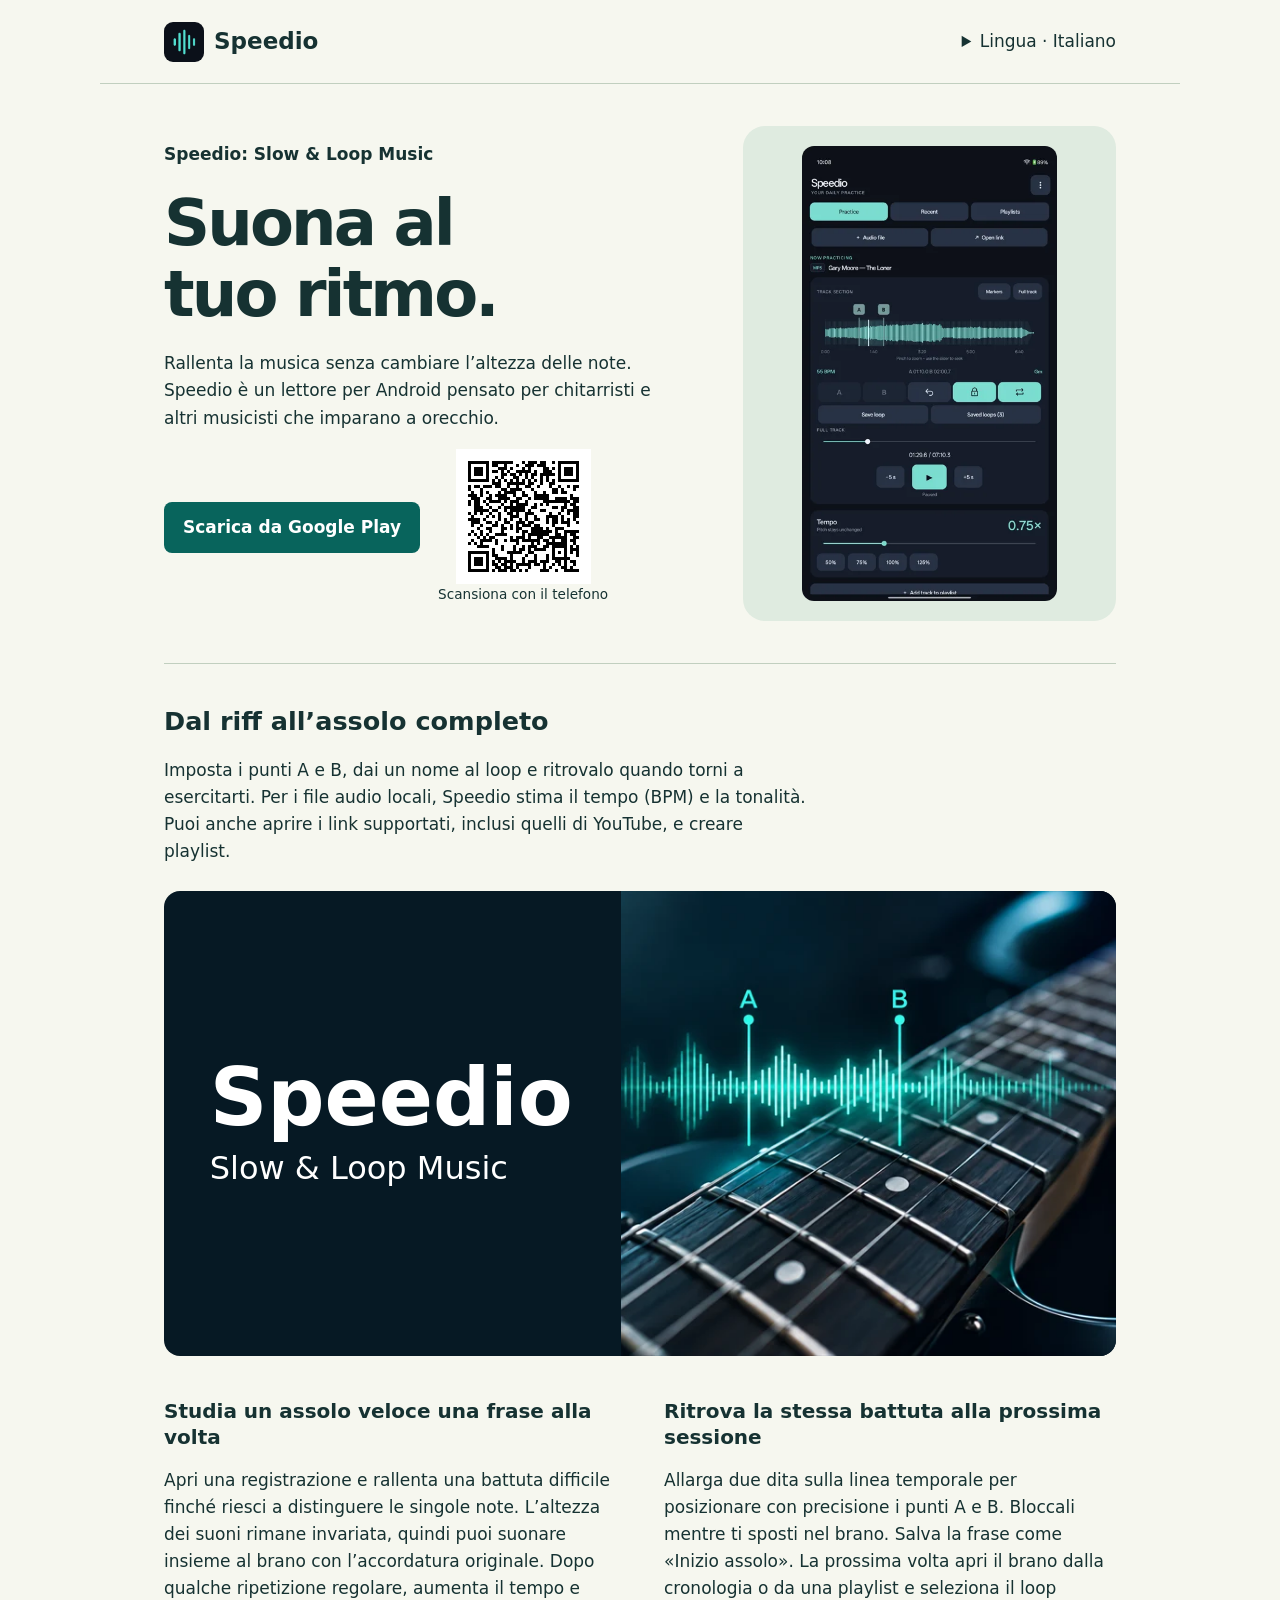
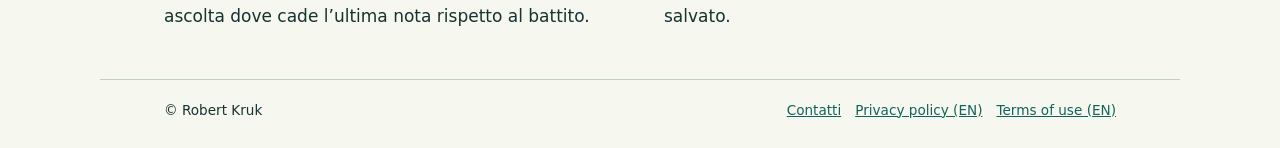
<file: it.html>
<!doctype html>
<html lang="it"><head><meta charset="utf-8"><meta name="viewport" content="width=device-width,initial-scale=1">
<title>Speedio: Slow &amp; Loop Music | Android · Suona al tuo ritmo.</title><meta name="description" content="Rallenta la musica senza cambiare l’altezza delle note. Speedio è un lettore per Android pensato per chitarristi e altri musicisti che imparano a orecchio.">
<link rel="canonical" href="https://musicspeedtempo.github.io/it.html"><link rel="alternate" hreflang="pl" href="https://musicspeedtempo.github.io/">
<link rel="alternate" hreflang="en" href="https://musicspeedtempo.github.io/en.html">
<link rel="alternate" hreflang="de" href="https://musicspeedtempo.github.io/de.html">
<link rel="alternate" hreflang="es" href="https://musicspeedtempo.github.io/es.html">
<link rel="alternate" hreflang="fr" href="https://musicspeedtempo.github.io/fr.html">
<link rel="alternate" hreflang="it" href="https://musicspeedtempo.github.io/it.html">
<link rel="alternate" hreflang="pt-BR" href="https://musicspeedtempo.github.io/pt-br.html">
<link rel="alternate" hreflang="hi" href="https://musicspeedtempo.github.io/hi.html">
<link rel="alternate" hreflang="ja" href="https://musicspeedtempo.github.io/ja.html"><link rel="alternate" hreflang="x-default" href="https://musicspeedtempo.github.io/en.html">
<link rel="stylesheet" href="product.css"><link rel="icon" href="speedio-icon.png"></head>
<body><header><a class="brand" href="it.html"><img src="speedio-icon.png" alt="" width="40" height="40">Speedio</a>
<details><summary>Lingua · Italiano</summary><nav aria-label="Lingua"><a href="index.html" lang="pl" hreflang="pl">Polski</a><a href="en.html" lang="en" hreflang="en">English</a><a href="de.html" lang="de" hreflang="de">Deutsch</a><a href="es.html" lang="es" hreflang="es">Español</a><a href="fr.html" lang="fr" hreflang="fr">Français</a><a href="it.html" lang="it" hreflang="it" aria-current="page">Italiano</a><a href="pt-br.html" lang="pt-BR" hreflang="pt-BR">Português (Brasil)</a><a href="hi.html" lang="hi" hreflang="hi">हिन्दी</a><a href="ja.html" lang="ja" hreflang="ja">日本語</a></nav></details></header>
<main><section class="hero"><div><strong>Speedio: Slow &amp; Loop Music</strong><h1>Suona al tuo ritmo.</h1><p>Rallenta la musica senza cambiare l’altezza delle note. Speedio è un lettore per Android pensato per chitarristi e altri musicisti che imparano a orecchio.</p>
<div class="install"><a class="cta" href="https://play.google.com/store/apps/details?id=pl.musictempo.app">Scarica da Google Play</a>
<figure class="install-qr"><img src="speedio-google-play-qr.png" width="135" height="135" alt=""><figcaption>Scansiona con il telefono</figcaption></figure></div></div><div class="shot"><img src="speedio-player-en.webp" alt="Speedio: Slow &amp; Loop Music · Android"></div></section>
<section class="feature"><h2>Dal riff all’assolo completo</h2><p>Imposta i punti A e B, dai un nome al loop e ritrovalo quando torni a esercitarti. Per i file audio locali, Speedio stima il tempo (BPM) e la tonalità. Puoi anche aprire i link supportati, inclusi quelli di YouTube, e creare playlist.</p>
<div class="guitar"><div class="guitar-type"><strong>Speedio</strong><span>Slow &amp; Loop Music</span></div><div class="guitar-detail"><img class="guitar-photo" src="speedio-guitar-en.webp" width="1024" height="500" loading="lazy" alt=""></div></div>
<div class="practice-guide"><section><h3>Studia un assolo veloce una frase alla volta</h3><p>Apri una registrazione e rallenta una battuta difficile finché riesci a distinguere le singole note. L’altezza dei suoni rimane invariata, quindi puoi suonare insieme al brano con l’accordatura originale. Dopo qualche ripetizione regolare, aumenta il tempo e ascolta dove cade l’ultima nota rispetto al battito.</p></section>
<section><h3>Ritrova la stessa battuta alla prossima sessione</h3><p>Allarga due dita sulla linea temporale per posizionare con precisione i punti A e B. Bloccali mentre ti sposti nel brano. Salva la frase come «Inizio assolo». La prossima volta apri il brano dalla cronologia o da una playlist e seleziona il loop salvato.</p></section></div></section></main>
<footer><span>© Robert Kruk</span><div><a href="mailto:MusicSpeedTempo@gmail.com">Contatti</a><a lang="en" hreflang="en" href="privacy.html">Privacy policy (EN)</a><a lang="en" hreflang="en" href="terms.html">Terms of use (EN)</a></div></footer></body></html>
</file>
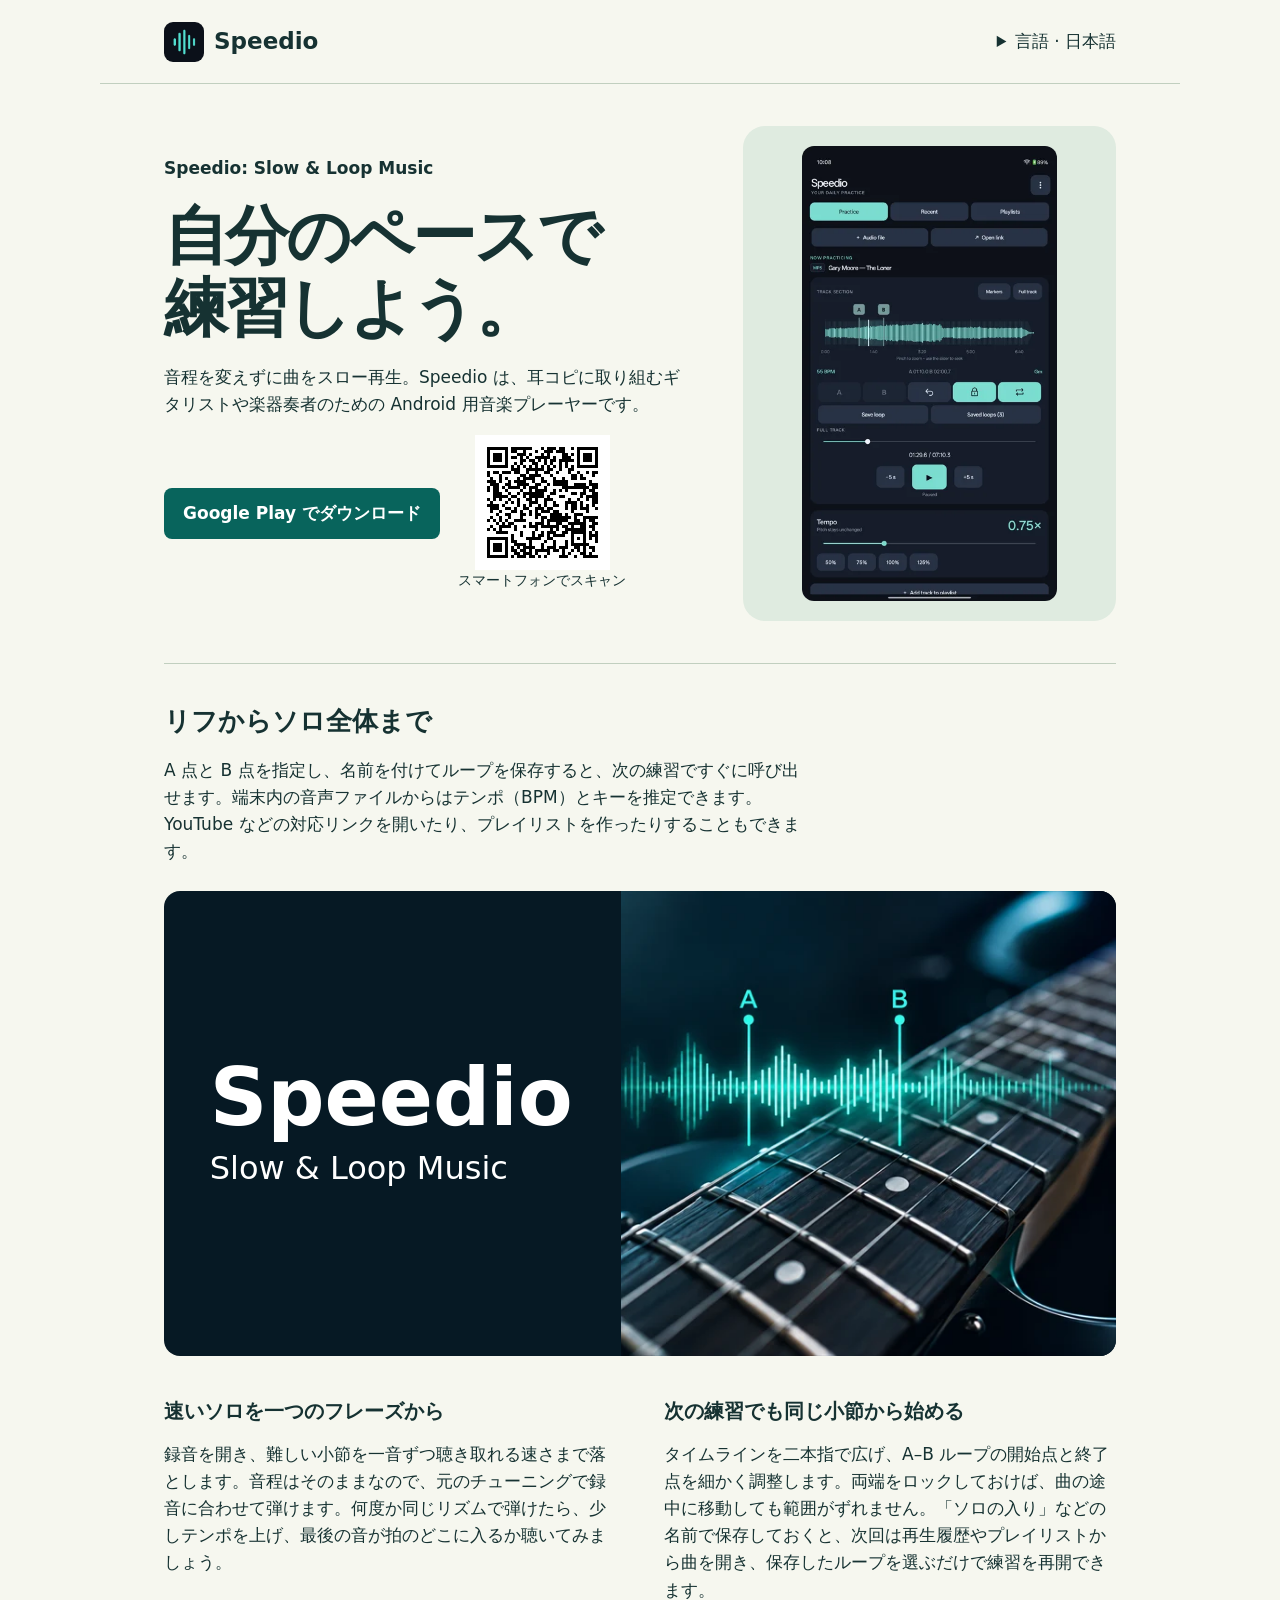
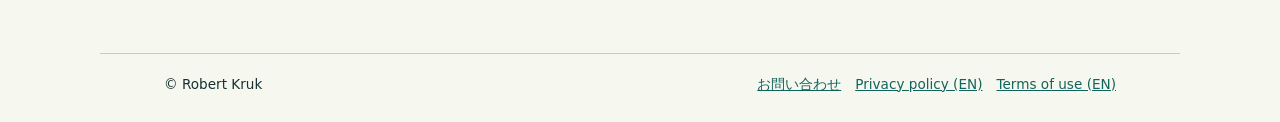
<file: ja.html>
<!doctype html>
<html lang="ja"><head><meta charset="utf-8"><meta name="viewport" content="width=device-width,initial-scale=1">
<title>Speedio: Slow &amp; Loop Music | Android · 自分のペースで練習しよう。</title><meta name="description" content="音程を変えずに曲をスロー再生。Speedio は、耳コピに取り組むギタリストや楽器奏者のための Android 用音楽プレーヤーです。">
<link rel="canonical" href="https://musicspeedtempo.github.io/ja.html"><link rel="alternate" hreflang="pl" href="https://musicspeedtempo.github.io/">
<link rel="alternate" hreflang="en" href="https://musicspeedtempo.github.io/en.html">
<link rel="alternate" hreflang="de" href="https://musicspeedtempo.github.io/de.html">
<link rel="alternate" hreflang="es" href="https://musicspeedtempo.github.io/es.html">
<link rel="alternate" hreflang="fr" href="https://musicspeedtempo.github.io/fr.html">
<link rel="alternate" hreflang="it" href="https://musicspeedtempo.github.io/it.html">
<link rel="alternate" hreflang="pt-BR" href="https://musicspeedtempo.github.io/pt-br.html">
<link rel="alternate" hreflang="hi" href="https://musicspeedtempo.github.io/hi.html">
<link rel="alternate" hreflang="ja" href="https://musicspeedtempo.github.io/ja.html"><link rel="alternate" hreflang="x-default" href="https://musicspeedtempo.github.io/en.html">
<link rel="stylesheet" href="product.css"><link rel="icon" href="speedio-icon.png"></head>
<body><header><a class="brand" href="ja.html"><img src="speedio-icon.png" alt="" width="40" height="40">Speedio</a>
<details><summary>言語 · 日本語</summary><nav aria-label="言語"><a href="index.html" lang="pl" hreflang="pl">Polski</a><a href="en.html" lang="en" hreflang="en">English</a><a href="de.html" lang="de" hreflang="de">Deutsch</a><a href="es.html" lang="es" hreflang="es">Español</a><a href="fr.html" lang="fr" hreflang="fr">Français</a><a href="it.html" lang="it" hreflang="it">Italiano</a><a href="pt-br.html" lang="pt-BR" hreflang="pt-BR">Português (Brasil)</a><a href="hi.html" lang="hi" hreflang="hi">हिन्दी</a><a href="ja.html" lang="ja" hreflang="ja" aria-current="page">日本語</a></nav></details></header>
<main><section class="hero"><div><strong>Speedio: Slow &amp; Loop Music</strong><h1>自分のペースで練習しよう。</h1><p>音程を変えずに曲をスロー再生。Speedio は、耳コピに取り組むギタリストや楽器奏者のための Android 用音楽プレーヤーです。</p>
<div class="install"><a class="cta" href="https://play.google.com/store/apps/details?id=pl.musictempo.app">Google Play でダウンロード</a>
<figure class="install-qr"><img src="speedio-google-play-qr.png" width="135" height="135" alt=""><figcaption>スマートフォンでスキャン</figcaption></figure></div></div><div class="shot"><img src="speedio-player-en.webp" alt="Speedio: Slow &amp; Loop Music · Android"></div></section>
<section class="feature"><h2>リフからソロ全体まで</h2><p>A 点と B 点を指定し、名前を付けてループを保存すると、次の練習ですぐに呼び出せます。端末内の音声ファイルからはテンポ（BPM）とキーを推定できます。YouTube などの対応リンクを開いたり、プレイリストを作ったりすることもできます。</p>
<div class="guitar"><div class="guitar-type"><strong>Speedio</strong><span>Slow &amp; Loop Music</span></div><div class="guitar-detail"><img class="guitar-photo" src="speedio-guitar-en.webp" width="1024" height="500" loading="lazy" alt=""></div></div>
<div class="practice-guide"><section><h3>速いソロを一つのフレーズから</h3><p>録音を開き、難しい小節を一音ずつ聴き取れる速さまで落とします。音程はそのままなので、元のチューニングで録音に合わせて弾けます。何度か同じリズムで弾けたら、少しテンポを上げ、最後の音が拍のどこに入るか聴いてみましょう。</p></section>
<section><h3>次の練習でも同じ小節から始める</h3><p>タイムラインを二本指で広げ、A–B ループの開始点と終了点を細かく調整します。両端をロックしておけば、曲の途中に移動しても範囲がずれません。「ソロの入り」などの名前で保存しておくと、次回は再生履歴やプレイリストから曲を開き、保存したループを選ぶだけで練習を再開できます。</p></section></div></section></main>
<footer><span>© Robert Kruk</span><div><a href="mailto:MusicSpeedTempo@gmail.com">お問い合わせ</a><a lang="en" hreflang="en" href="privacy.html">Privacy policy (EN)</a><a lang="en" hreflang="en" href="terms.html">Terms of use (EN)</a></div></footer></body></html>
</file>
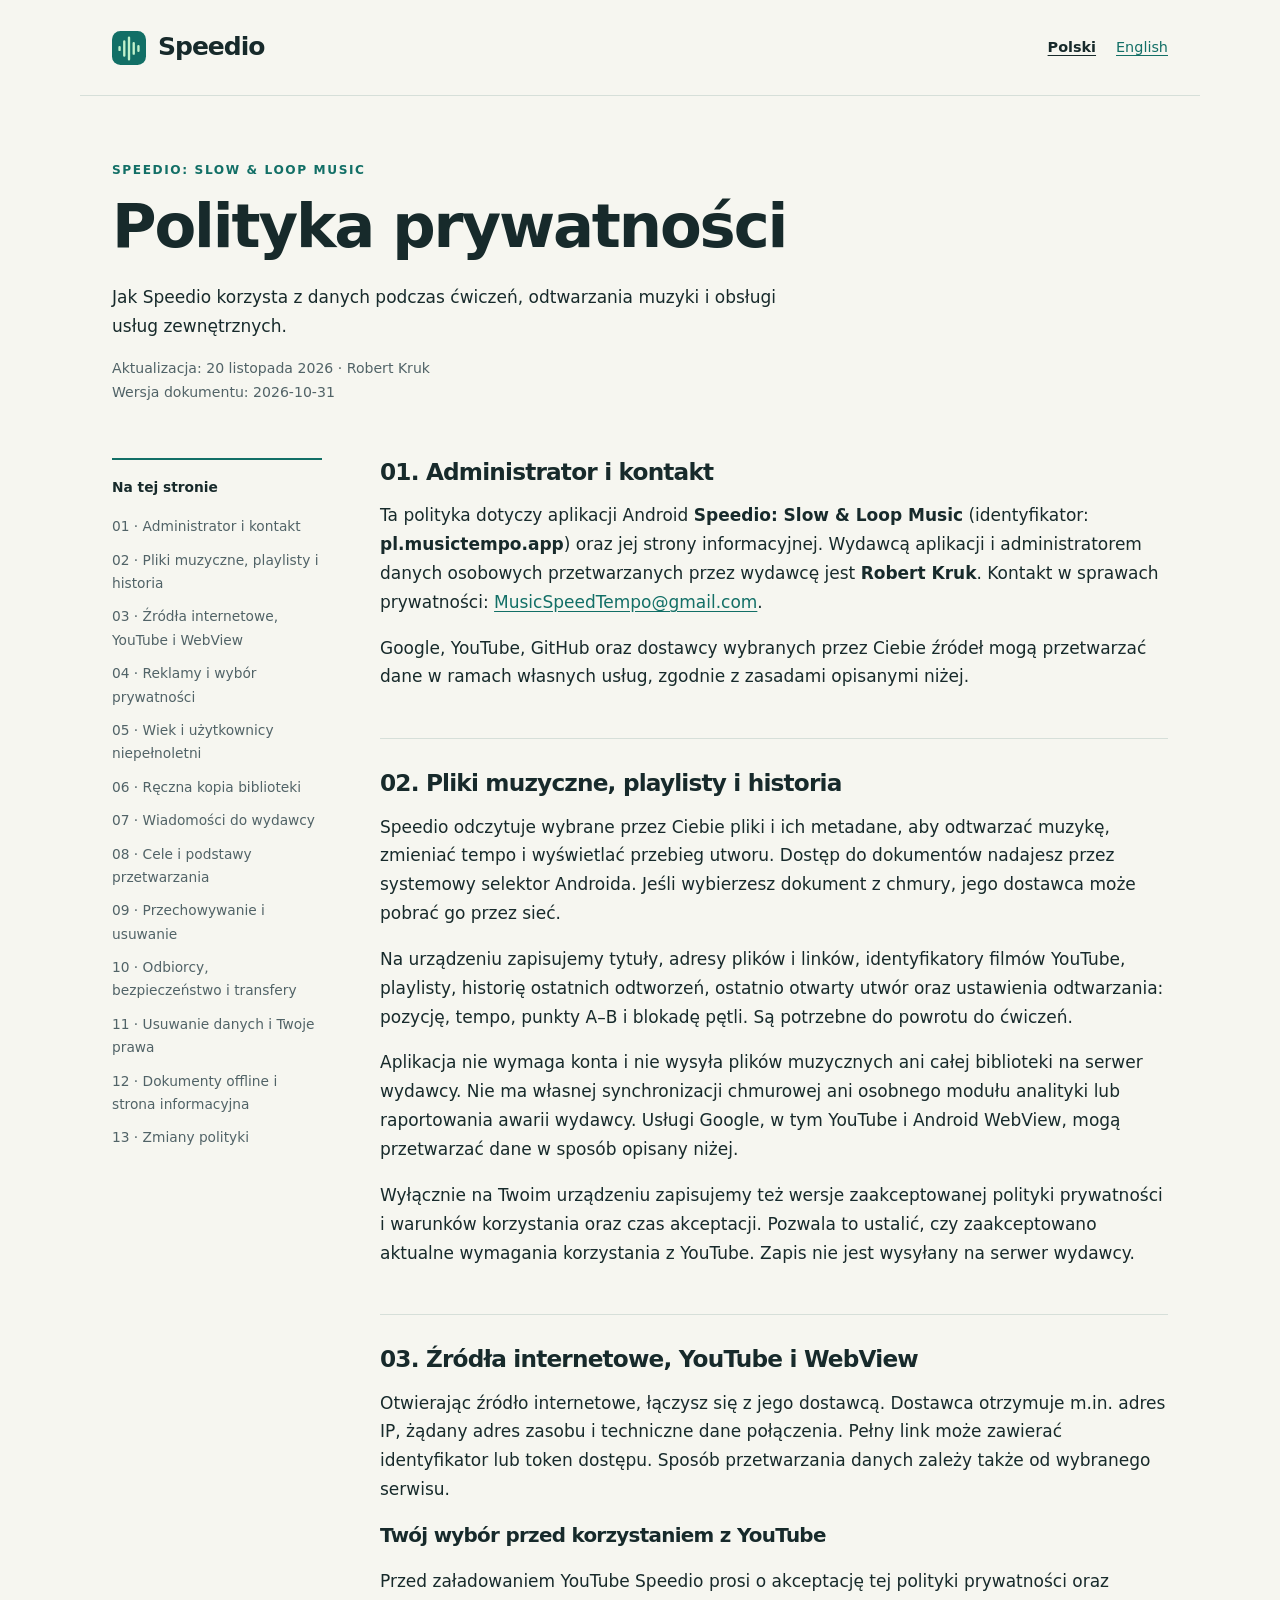
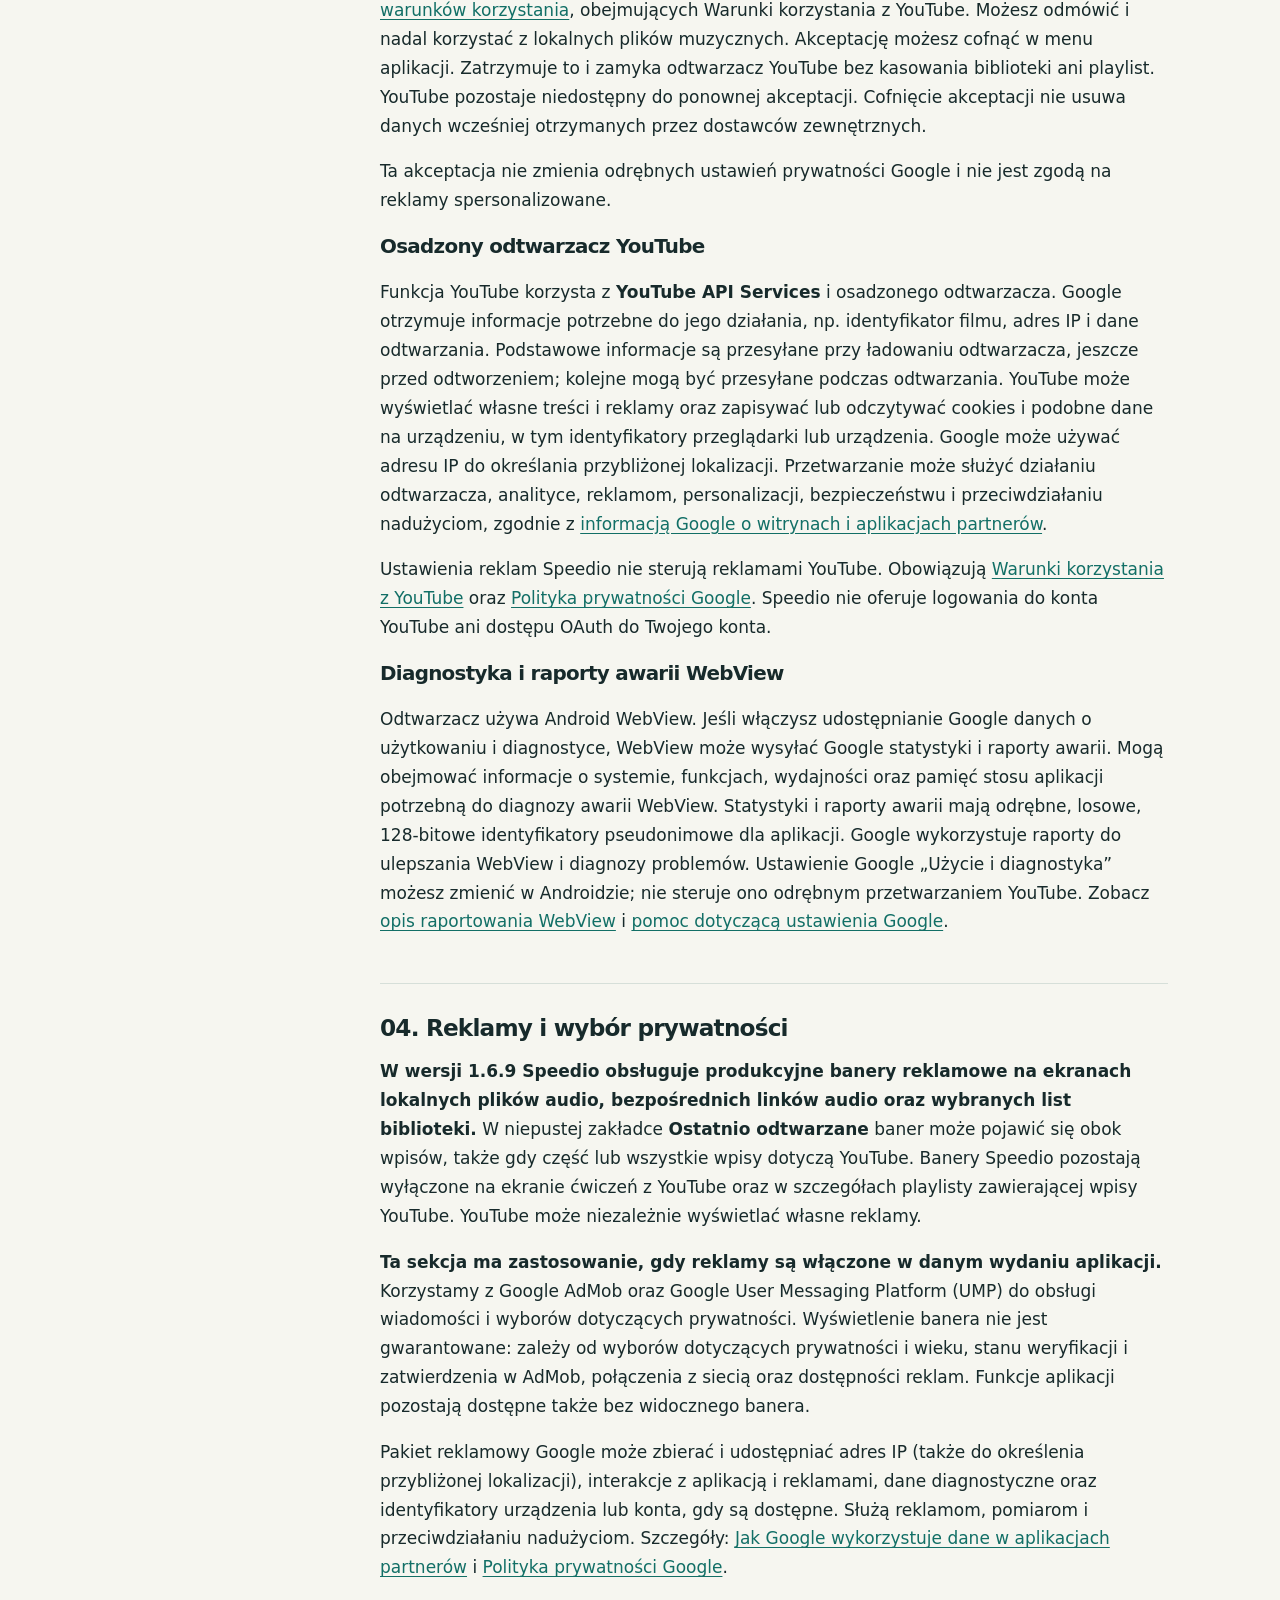
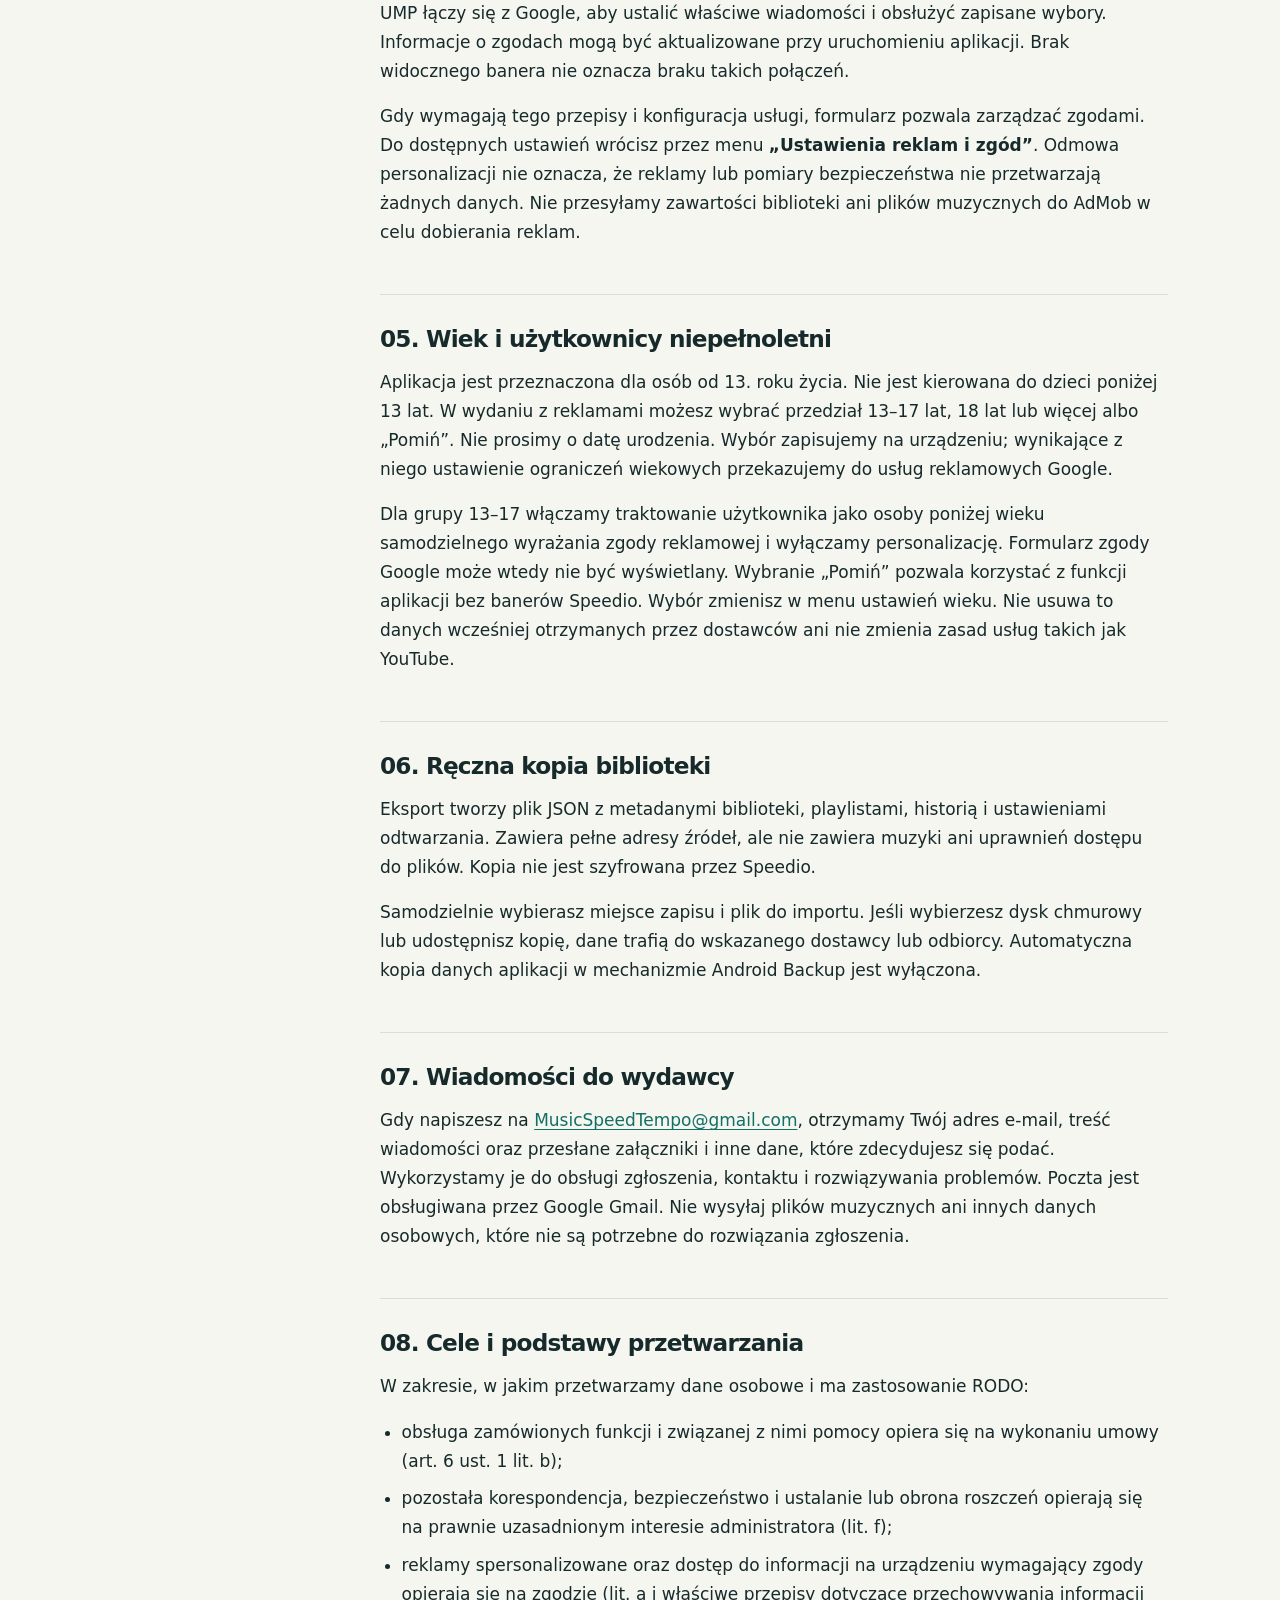
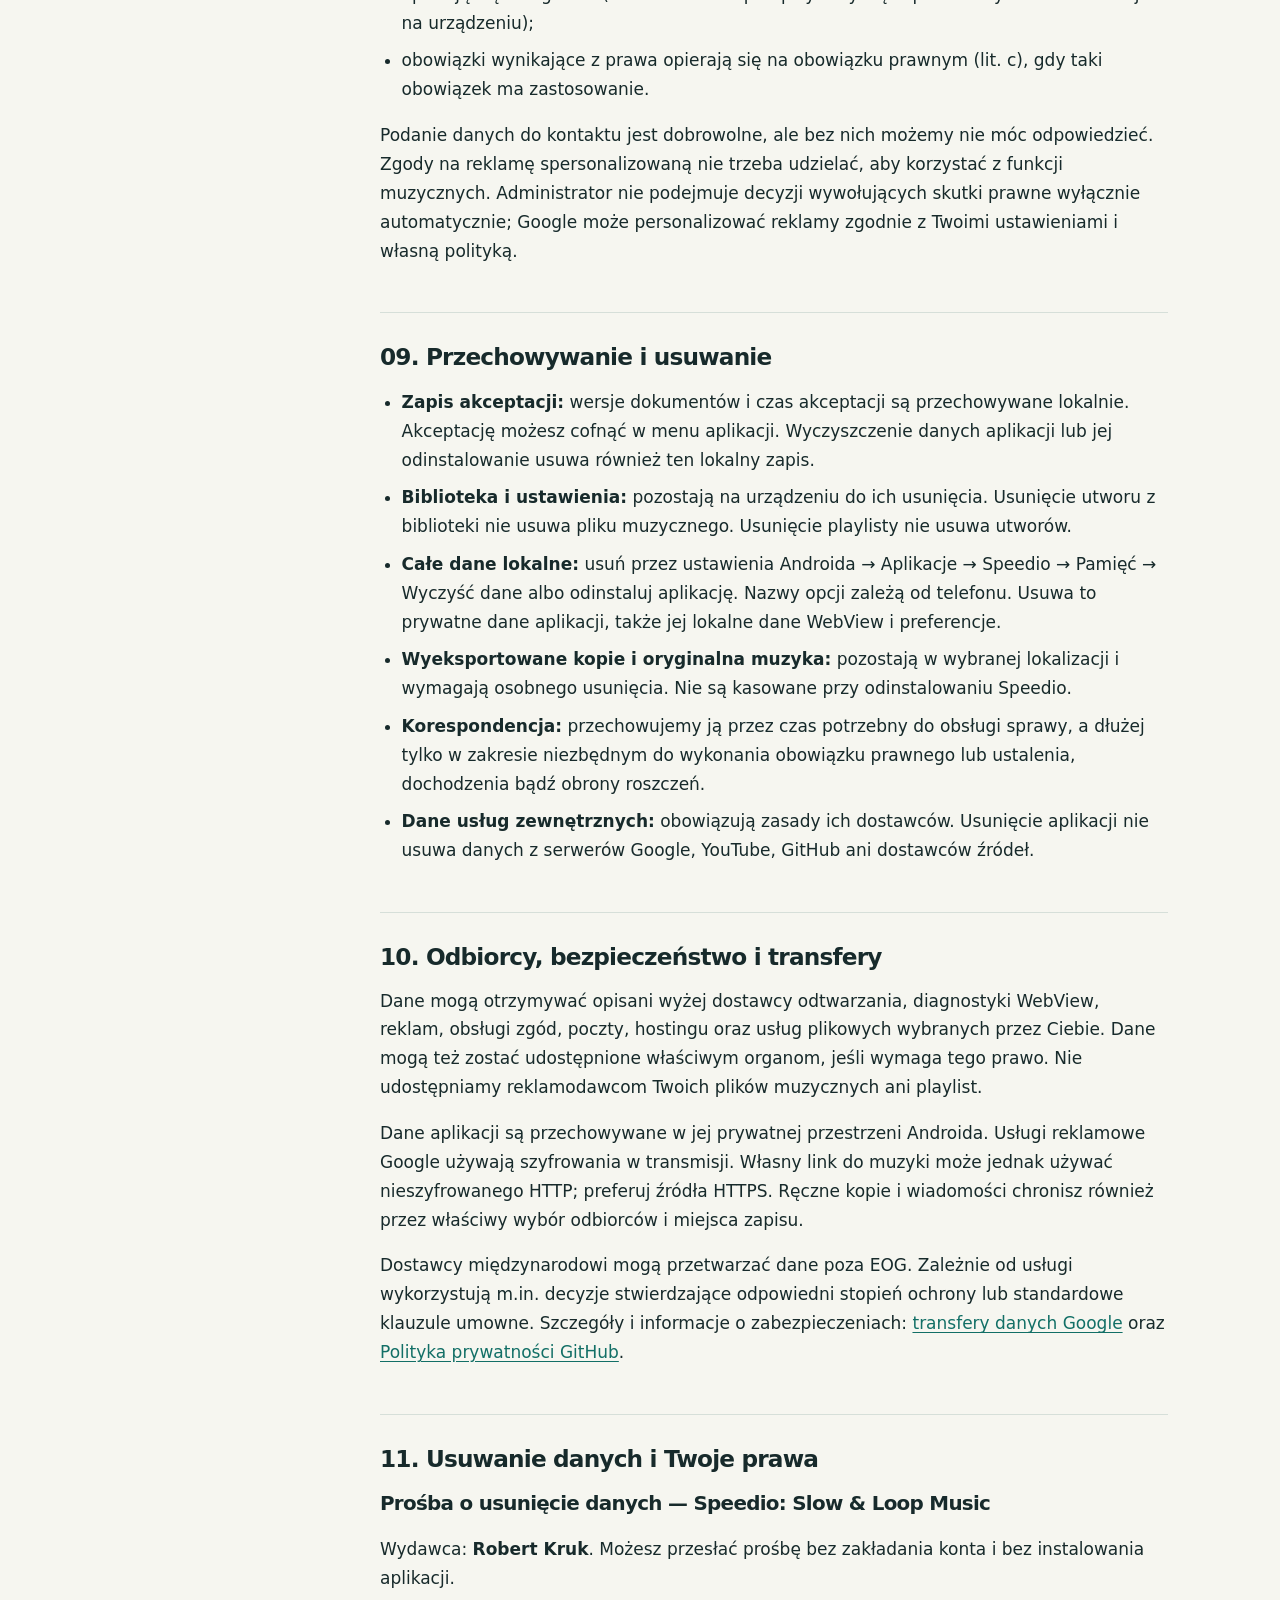
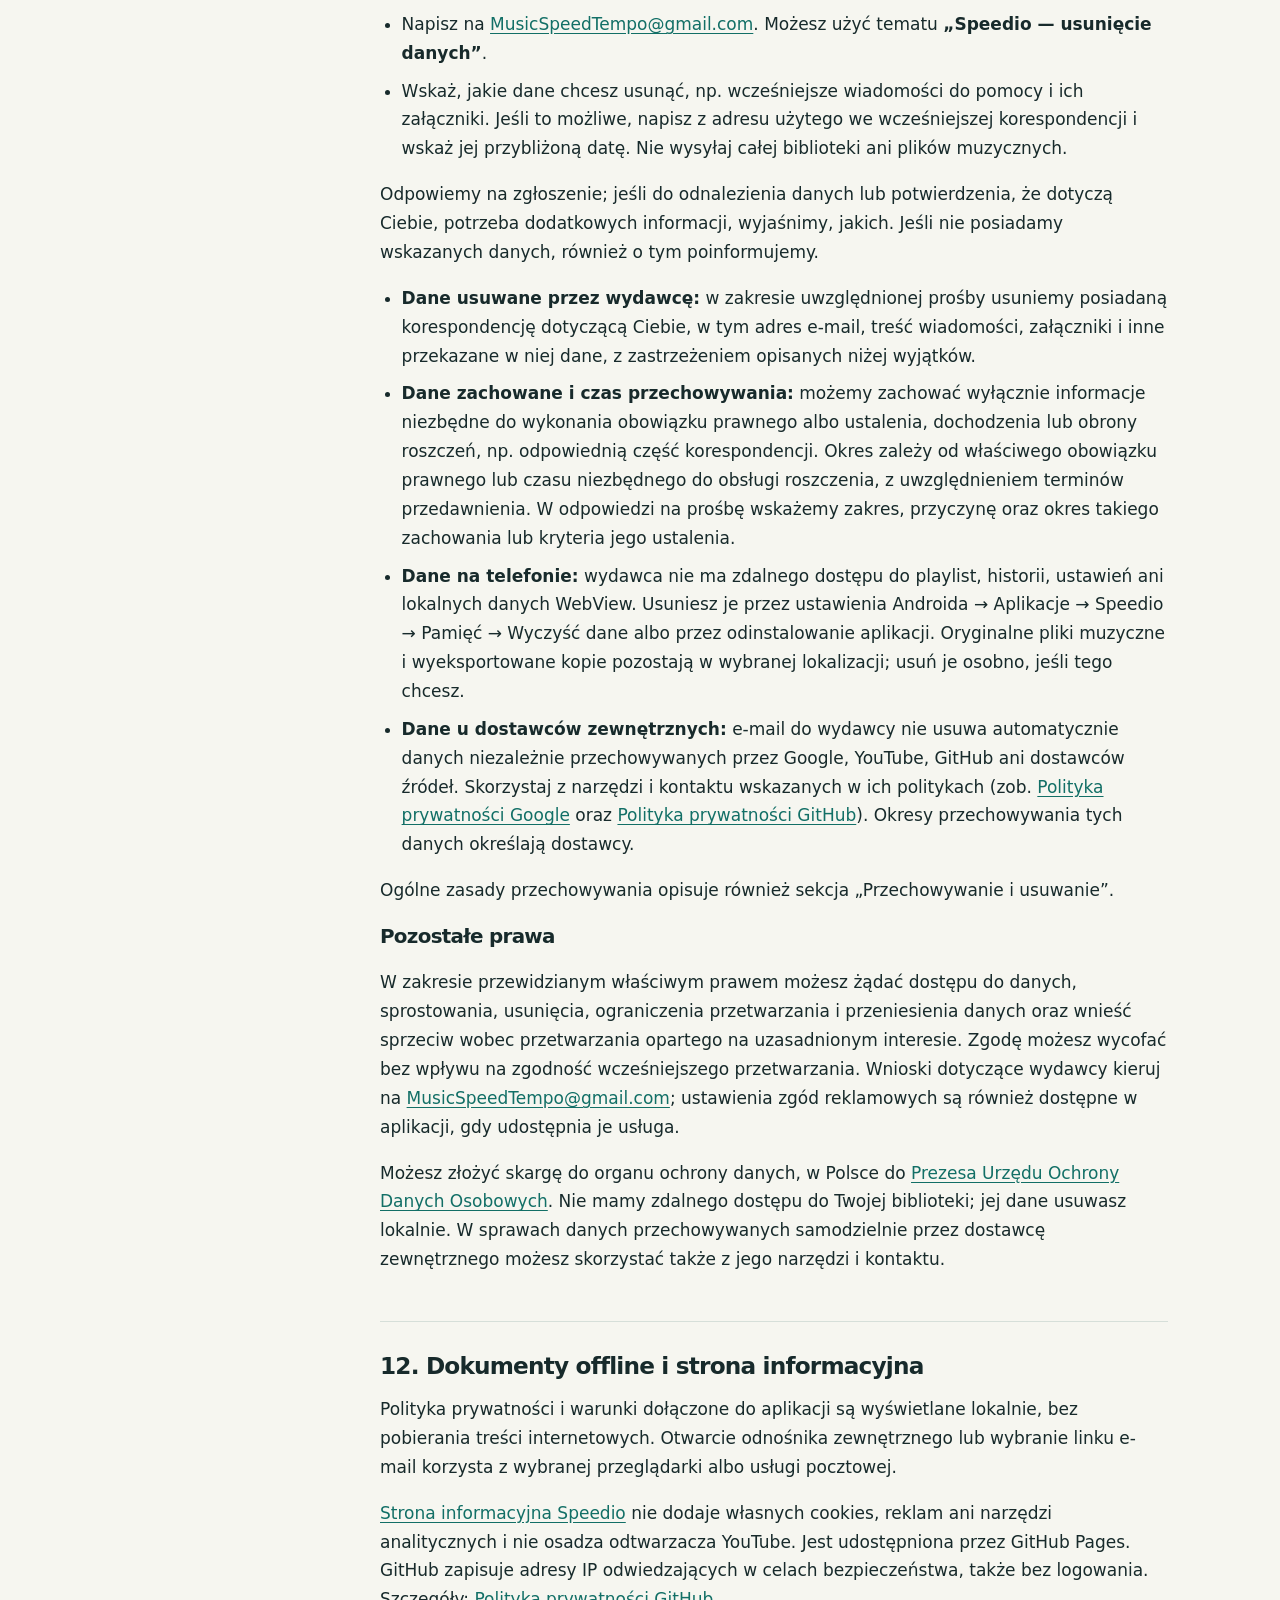
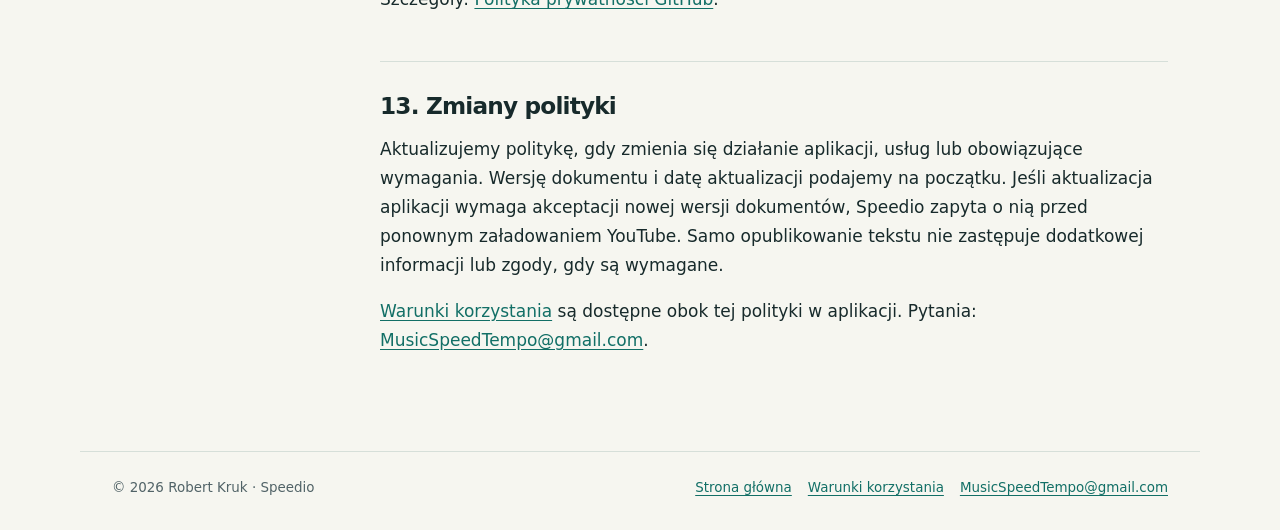
<file: privacy-pl.html>
<!doctype html><html lang="pl"><head><meta charset="utf-8"><meta name="viewport" content="width=device-width,initial-scale=1"><meta name="description" content="Jak Speedio korzysta z danych podczas ćwiczeń, odtwarzania muzyki i obsługi usług zewnętrznych."><meta name="referrer" content="no-referrer"><meta http-equiv="Content-Security-Policy" content="default-src 'none'; style-src 'self'; img-src 'self' data:; base-uri 'none'; form-action 'none'"><title>Polityka prywatności · Speedio</title><link rel="stylesheet" href="styles.css"></head><body><a class="skip" href="#main">Przejdź do treści</a><header class="topbar"><a class="brand" href="index.html" aria-label="Speedio — Strona główna"><svg viewBox="0 0 36 36" aria-hidden="true" fill="none"><rect width="36" height="36" rx="9" fill="#126f66"/><path d="M8 17v3m5-9v15m5-19v23m5-17v11m5-8v5" stroke="#c0f1cb" stroke-width="2.5" stroke-linecap="round"/></svg>Speedio</a><nav aria-label="Język dokumentu"><a href="privacy-pl.html" lang="pl" hreflang="pl" aria-current="page">Polski</a><a href="privacy.html" lang="en" hreflang="en" >English</a></nav></header><main id="main"><div class="intro"><span class="eyebrow">Speedio: Slow &amp; Loop Music</span><h1>Polityka prywatności</h1><p>Jak Speedio korzysta z danych podczas ćwiczeń, odtwarzania muzyki i obsługi usług zewnętrznych.</p><p class="meta"><time datetime="2026-11-20">Aktualizacja: 20 listopada 2026</time> · Robert Kruk<br>Wersja dokumentu: 2026-10-31</p></div><div class="policy-layout"><nav class="contents" aria-label="Spis treści"><strong>Na tej stronie</strong><a href="#controller">01 · Administrator i kontakt</a><a href="#local">02 · Pliki muzyczne, playlisty i historia</a><a href="#online">03 · Źródła internetowe, YouTube i WebView</a><a href="#ads">04 · Reklamy i wybór prywatności</a><a href="#age">05 · Wiek i użytkownicy niepełnoletni</a><a href="#backup">06 · Ręczna kopia biblioteki</a><a href="#contact">07 · Wiadomości do wydawcy</a><a href="#basis">08 · Cele i podstawy przetwarzania</a><a href="#retention">09 · Przechowywanie i usuwanie</a><a href="#sharing">10 · Odbiorcy, bezpieczeństwo i transfery</a><a href="#rights">11 · Usuwanie danych i Twoje prawa</a><a href="#website">12 · Dokumenty offline i strona informacyjna</a><a href="#changes">13 · Zmiany polityki</a></nav><article class="policy"><section id="controller" aria-labelledby="h-controller"><h2 id="h-controller">01. Administrator i kontakt</h2><p>Ta polityka dotyczy aplikacji Android <strong>Speedio: Slow &amp; Loop Music</strong> (identyfikator: <strong>pl.musictempo.app</strong>) oraz jej strony informacyjnej. Wydawcą aplikacji i administratorem danych osobowych przetwarzanych przez wydawcę jest <strong>Robert Kruk</strong>. Kontakt w sprawach prywatności: <a href="mailto:MusicSpeedTempo@gmail.com">MusicSpeedTempo@gmail.com</a>.</p>
<p>Google, YouTube, GitHub oraz dostawcy wybranych przez Ciebie źródeł mogą przetwarzać dane w ramach własnych usług, zgodnie z zasadami opisanymi niżej.</p></section><section id="local" aria-labelledby="h-local"><h2 id="h-local">02. Pliki muzyczne, playlisty i historia</h2><p>Speedio odczytuje wybrane przez Ciebie pliki i ich metadane, aby odtwarzać muzykę, zmieniać tempo i wyświetlać przebieg utworu. Dostęp do dokumentów nadajesz przez systemowy selektor Androida. Jeśli wybierzesz dokument z chmury, jego dostawca może pobrać go przez sieć.</p>
<p>Na urządzeniu zapisujemy tytuły, adresy plików i linków, identyfikatory filmów YouTube, playlisty, historię ostatnich odtworzeń, ostatnio otwarty utwór oraz ustawienia odtwarzania: pozycję, tempo, punkty A–B i blokadę pętli. Są potrzebne do powrotu do ćwiczeń.</p>
<p>Aplikacja nie wymaga konta i nie wysyła plików muzycznych ani całej biblioteki na serwer wydawcy. Nie ma własnej synchronizacji chmurowej ani osobnego modułu analityki lub raportowania awarii wydawcy. Usługi Google, w tym YouTube i Android WebView, mogą przetwarzać dane w sposób opisany niżej.</p>
<p>Wyłącznie na Twoim urządzeniu zapisujemy też wersje zaakceptowanej polityki prywatności i warunków korzystania oraz czas akceptacji. Pozwala to ustalić, czy zaakceptowano aktualne wymagania korzystania z YouTube. Zapis nie jest wysyłany na serwer wydawcy.</p></section><section id="online" aria-labelledby="h-online"><h2 id="h-online">03. Źródła internetowe, YouTube i WebView</h2><p>Otwierając źródło internetowe, łączysz się z jego dostawcą. Dostawca otrzymuje m.in. adres IP, żądany adres zasobu i techniczne dane połączenia. Pełny link może zawierać identyfikator lub token dostępu. Sposób przetwarzania danych zależy także od wybranego serwisu.</p>
<h3>Twój wybór przed korzystaniem z YouTube</h3>
<p>Przed załadowaniem YouTube Speedio prosi o akceptację tej polityki prywatności oraz <a href="terms-pl.html">warunków korzystania</a>, obejmujących Warunki korzystania z YouTube. Możesz odmówić i nadal korzystać z lokalnych plików muzycznych. Akceptację możesz cofnąć w menu aplikacji. Zatrzymuje to i zamyka odtwarzacz YouTube bez kasowania biblioteki ani playlist. YouTube pozostaje niedostępny do ponownej akceptacji. Cofnięcie akceptacji nie usuwa danych wcześniej otrzymanych przez dostawców zewnętrznych.</p>
<p>Ta akceptacja nie zmienia odrębnych ustawień prywatności Google i nie jest zgodą na reklamy spersonalizowane.</p>
<h3>Osadzony odtwarzacz YouTube</h3>
<p>Funkcja YouTube korzysta z <strong>YouTube API Services</strong> i osadzonego odtwarzacza. Google otrzymuje informacje potrzebne do jego działania, np. identyfikator filmu, adres IP i dane odtwarzania. Podstawowe informacje są przesyłane przy ładowaniu odtwarzacza, jeszcze przed odtworzeniem; kolejne mogą być przesyłane podczas odtwarzania. YouTube może wyświetlać własne treści i reklamy oraz zapisywać lub odczytywać cookies i podobne dane na urządzeniu, w tym identyfikatory przeglądarki lub urządzenia. Google może używać adresu IP do określania przybliżonej lokalizacji. Przetwarzanie może służyć działaniu odtwarzacza, analityce, reklamom, personalizacji, bezpieczeństwu i przeciwdziałaniu nadużyciom, zgodnie z <a href="https://policies.google.com/technologies/partner-sites?hl=pl">informacją Google o witrynach i aplikacjach partnerów</a>.</p>
<p>Ustawienia reklam Speedio nie sterują reklamami YouTube. Obowiązują <a href="https://www.youtube.com/t/terms">Warunki korzystania z YouTube</a> oraz <a href="https://policies.google.com/privacy?hl=pl">Polityka prywatności Google</a>. Speedio nie oferuje logowania do konta YouTube ani dostępu OAuth do Twojego konta.</p>
<h3>Diagnostyka i raporty awarii WebView</h3>
<p>Odtwarzacz używa Android WebView. Jeśli włączysz udostępnianie Google danych o użytkowaniu i diagnostyce, WebView może wysyłać Google statystyki i raporty awarii. Mogą obejmować informacje o systemie, funkcjach, wydajności oraz pamięć stosu aplikacji potrzebną do diagnozy awarii WebView. Statystyki i raporty awarii mają odrębne, losowe, 128-bitowe identyfikatory pseudonimowe dla aplikacji. Google wykorzystuje raporty do ulepszania WebView i diagnozy problemów. Ustawienie Google „Użycie i diagnostyka” możesz zmienić w Androidzie; nie steruje ono odrębnym przetwarzaniem YouTube. Zobacz <a href="https://developer.android.com/develop/ui/views/layout/webapps/webview-privacy">opis raportowania WebView</a> i <a href="https://support.google.com/accounts/answer/6078260?hl=pl">pomoc dotyczącą ustawienia Google</a>.</p></section><section id="ads" aria-labelledby="h-ads"><h2 id="h-ads">04. Reklamy i wybór prywatności</h2><p>
<strong>W wersji 1.6.9 Speedio obsługuje produkcyjne banery reklamowe na ekranach lokalnych plików audio, bezpośrednich linków audio oraz wybranych list biblioteki.</strong> W niepustej zakładce <strong>Ostatnio odtwarzane</strong> baner może pojawić się obok wpisów, także gdy część lub wszystkie wpisy dotyczą YouTube. Banery Speedio pozostają wyłączone na ekranie ćwiczeń z YouTube oraz w szczegółach playlisty zawierającej wpisy YouTube. YouTube może niezależnie wyświetlać własne reklamy.</p>
<p>
<strong>Ta sekcja ma zastosowanie, gdy reklamy są włączone w danym wydaniu aplikacji.</strong> Korzystamy z Google AdMob oraz Google User Messaging Platform (UMP) do obsługi wiadomości i wyborów dotyczących prywatności. Wyświetlenie banera nie jest gwarantowane: zależy od wyborów dotyczących prywatności i wieku, stanu weryfikacji i zatwierdzenia w AdMob, połączenia z siecią oraz dostępności reklam. Funkcje aplikacji pozostają dostępne także bez widocznego banera.</p>
<p>Pakiet reklamowy Google może zbierać i udostępniać adres IP (także do określenia przybliżonej lokalizacji), interakcje z aplikacją i reklamami, dane diagnostyczne oraz identyfikatory urządzenia lub konta, gdy są dostępne. Służą reklamom, pomiarom i przeciwdziałaniu nadużyciom. Szczegóły: <a href="https://policies.google.com/technologies/partner-sites?hl=pl">Jak Google wykorzystuje dane w aplikacjach partnerów</a> i <a href="https://policies.google.com/privacy?hl=pl">Polityka prywatności Google</a>.</p>
<p>UMP łączy się z Google, aby ustalić właściwe wiadomości i obsłużyć zapisane wybory. Informacje o zgodach mogą być aktualizowane przy uruchomieniu aplikacji. Brak widocznego banera nie oznacza braku takich połączeń.</p>
<p>Gdy wymagają tego przepisy i konfiguracja usługi, formularz pozwala zarządzać zgodami. Do dostępnych ustawień wrócisz przez menu <strong>„Ustawienia reklam i zgód”</strong>. Odmowa personalizacji nie oznacza, że reklamy lub pomiary bezpieczeństwa nie przetwarzają żadnych danych. Nie przesyłamy zawartości biblioteki ani plików muzycznych do AdMob w celu dobierania reklam.</p></section><section id="age" aria-labelledby="h-age"><h2 id="h-age">05. Wiek i użytkownicy niepełnoletni</h2><p>Aplikacja jest przeznaczona dla osób od 13. roku życia. Nie jest kierowana do dzieci poniżej 13 lat. W wydaniu z reklamami możesz wybrać przedział 13–17 lat, 18 lat lub więcej albo „Pomiń”. Nie prosimy o datę urodzenia. Wybór zapisujemy na urządzeniu; wynikające z niego ustawienie ograniczeń wiekowych przekazujemy do usług reklamowych Google.</p>
<p>Dla grupy 13–17 włączamy traktowanie użytkownika jako osoby poniżej wieku samodzielnego wyrażania zgody reklamowej i wyłączamy personalizację. Formularz zgody Google może wtedy nie być wyświetlany. Wybranie „Pomiń” pozwala korzystać z funkcji aplikacji bez banerów Speedio. Wybór zmienisz w menu ustawień wieku. Nie usuwa to danych wcześniej otrzymanych przez dostawców ani nie zmienia zasad usług takich jak YouTube.</p></section><section id="backup" aria-labelledby="h-backup"><h2 id="h-backup">06. Ręczna kopia biblioteki</h2><p>Eksport tworzy plik JSON z metadanymi biblioteki, playlistami, historią i ustawieniami odtwarzania. Zawiera pełne adresy źródeł, ale nie zawiera muzyki ani uprawnień dostępu do plików. Kopia nie jest szyfrowana przez Speedio.</p>
<p>Samodzielnie wybierasz miejsce zapisu i plik do importu. Jeśli wybierzesz dysk chmurowy lub udostępnisz kopię, dane trafią do wskazanego dostawcy lub odbiorcy. Automatyczna kopia danych aplikacji w mechanizmie Android Backup jest wyłączona.</p></section><section id="contact" aria-labelledby="h-contact"><h2 id="h-contact">07. Wiadomości do wydawcy</h2><p>Gdy napiszesz na <a href="mailto:MusicSpeedTempo@gmail.com">MusicSpeedTempo@gmail.com</a>, otrzymamy Twój adres e-mail, treść wiadomości oraz przesłane załączniki i inne dane, które zdecydujesz się podać. Wykorzystamy je do obsługi zgłoszenia, kontaktu i rozwiązywania problemów. Poczta jest obsługiwana przez Google Gmail. Nie wysyłaj plików muzycznych ani innych danych osobowych, które nie są potrzebne do rozwiązania zgłoszenia.</p></section><section id="basis" aria-labelledby="h-basis"><h2 id="h-basis">08. Cele i podstawy przetwarzania</h2><p>W zakresie, w jakim przetwarzamy dane osobowe i ma zastosowanie RODO:</p>
<ul>
<li>obsługa zamówionych funkcji i związanej z nimi pomocy opiera się na wykonaniu umowy (art. 6 ust. 1 lit. b);</li>
<li>pozostała korespondencja, bezpieczeństwo i ustalanie lub obrona roszczeń opierają się na prawnie uzasadnionym interesie administratora (lit. f);</li>
<li>reklamy spersonalizowane oraz dostęp do informacji na urządzeniu wymagający zgody opierają się na zgodzie (lit. a i właściwe przepisy dotyczące przechowywania informacji na urządzeniu);</li>
<li>obowiązki wynikające z prawa opierają się na obowiązku prawnym (lit. c), gdy taki obowiązek ma zastosowanie.</li>
</ul>
<p>Podanie danych do kontaktu jest dobrowolne, ale bez nich możemy nie móc odpowiedzieć. Zgody na reklamę spersonalizowaną nie trzeba udzielać, aby korzystać z funkcji muzycznych. Administrator nie podejmuje decyzji wywołujących skutki prawne wyłącznie automatycznie; Google może personalizować reklamy zgodnie z Twoimi ustawieniami i własną polityką.</p></section><section id="retention" aria-labelledby="h-retention"><h2 id="h-retention">09. Przechowywanie i usuwanie</h2><ul>
<li>
<strong>Zapis akceptacji:</strong> wersje dokumentów i czas akceptacji są przechowywane lokalnie. Akceptację możesz cofnąć w menu aplikacji. Wyczyszczenie danych aplikacji lub jej odinstalowanie usuwa również ten lokalny zapis.</li>
<li>
<strong>Biblioteka i ustawienia:</strong> pozostają na urządzeniu do ich usunięcia. Usunięcie utworu z biblioteki nie usuwa pliku muzycznego. Usunięcie playlisty nie usuwa utworów.</li>
<li>
<strong>Całe dane lokalne:</strong> usuń przez ustawienia Androida → Aplikacje → Speedio → Pamięć → Wyczyść dane albo odinstaluj aplikację. Nazwy opcji zależą od telefonu. Usuwa to prywatne dane aplikacji, także jej lokalne dane WebView i preferencje.</li>
<li>
<strong>Wyeksportowane kopie i oryginalna muzyka:</strong> pozostają w wybranej lokalizacji i wymagają osobnego usunięcia. Nie są kasowane przy odinstalowaniu Speedio.</li>
<li>
<strong>Korespondencja:</strong> przechowujemy ją przez czas potrzebny do obsługi sprawy, a dłużej tylko w zakresie niezbędnym do wykonania obowiązku prawnego lub ustalenia, dochodzenia bądź obrony roszczeń.</li>
<li>
<strong>Dane usług zewnętrznych:</strong> obowiązują zasady ich dostawców. Usunięcie aplikacji nie usuwa danych z serwerów Google, YouTube, GitHub ani dostawców źródeł.</li>
</ul></section><section id="sharing" aria-labelledby="h-sharing"><h2 id="h-sharing">10. Odbiorcy, bezpieczeństwo i transfery</h2><p>Dane mogą otrzymywać opisani wyżej dostawcy odtwarzania, diagnostyki WebView, reklam, obsługi zgód, poczty, hostingu oraz usług plikowych wybranych przez Ciebie. Dane mogą też zostać udostępnione właściwym organom, jeśli wymaga tego prawo. Nie udostępniamy reklamodawcom Twoich plików muzycznych ani playlist.</p>
<p>Dane aplikacji są przechowywane w jej prywatnej przestrzeni Androida. Usługi reklamowe Google używają szyfrowania w transmisji. Własny link do muzyki może jednak używać nieszyfrowanego HTTP; preferuj źródła HTTPS. Ręczne kopie i wiadomości chronisz również przez właściwy wybór odbiorców i miejsca zapisu.</p>
<p>Dostawcy międzynarodowi mogą przetwarzać dane poza EOG. Zależnie od usługi wykorzystują m.in. decyzje stwierdzające odpowiedni stopień ochrony lub standardowe klauzule umowne. Szczegóły i informacje o zabezpieczeniach: <a href="https://policies.google.com/privacy/frameworks?hl=pl">transfery danych Google</a> oraz <a href="https://docs.github.com/en/site-policy/privacy-policies/github-general-privacy-statement">Polityka prywatności GitHub</a>.</p></section><section id="rights" aria-labelledby="h-rights"><h2 id="h-rights">11. Usuwanie danych i Twoje prawa</h2><h3 id="delete-data">Prośba o usunięcie danych — Speedio: Slow &amp; Loop Music</h3>
<p>Wydawca: <strong>Robert Kruk</strong>. Możesz przesłać prośbę bez zakładania konta i bez instalowania aplikacji.</p>
<ul>
<li>Napisz na <a href="mailto:MusicSpeedTempo@gmail.com">MusicSpeedTempo@gmail.com</a>. Możesz użyć tematu <strong>„Speedio — usunięcie danych”</strong>.</li>
<li>Wskaż, jakie dane chcesz usunąć, np. wcześniejsze wiadomości do pomocy i ich załączniki. Jeśli to możliwe, napisz z adresu użytego we wcześniejszej korespondencji i wskaż jej przybliżoną datę. Nie wysyłaj całej biblioteki ani plików muzycznych.</li>
</ul>
<p>Odpowiemy na zgłoszenie; jeśli do odnalezienia danych lub potwierdzenia, że dotyczą Ciebie, potrzeba dodatkowych informacji, wyjaśnimy, jakich. Jeśli nie posiadamy wskazanych danych, również o tym poinformujemy.</p>
<ul>
<li>
<strong>Dane usuwane przez wydawcę:</strong> w zakresie uwzględnionej prośby usuniemy posiadaną korespondencję dotyczącą Ciebie, w tym adres e-mail, treść wiadomości, załączniki i inne przekazane w niej dane, z zastrzeżeniem opisanych niżej wyjątków.</li>
<li>
<strong>Dane zachowane i czas przechowywania:</strong> możemy zachować wyłącznie informacje niezbędne do wykonania obowiązku prawnego albo ustalenia, dochodzenia lub obrony roszczeń, np. odpowiednią część korespondencji. Okres zależy od właściwego obowiązku prawnego lub czasu niezbędnego do obsługi roszczenia, z uwzględnieniem terminów przedawnienia. W odpowiedzi na prośbę wskażemy zakres, przyczynę oraz okres takiego zachowania lub kryteria jego ustalenia.</li>
<li>
<strong>Dane na telefonie:</strong> wydawca nie ma zdalnego dostępu do playlist, historii, ustawień ani lokalnych danych WebView. Usuniesz je przez ustawienia Androida → Aplikacje → Speedio → Pamięć → Wyczyść dane albo przez odinstalowanie aplikacji. Oryginalne pliki muzyczne i wyeksportowane kopie pozostają w wybranej lokalizacji; usuń je osobno, jeśli tego chcesz.</li>
<li>
<strong>Dane u dostawców zewnętrznych:</strong> e-mail do wydawcy nie usuwa automatycznie danych niezależnie przechowywanych przez Google, YouTube, GitHub ani dostawców źródeł. Skorzystaj z narzędzi i kontaktu wskazanych w ich politykach (zob. <a href="https://policies.google.com/privacy?hl=pl">Polityka prywatności Google</a> oraz <a href="https://docs.github.com/en/site-policy/privacy-policies/github-general-privacy-statement">Polityka prywatności GitHub</a>). Okresy przechowywania tych danych określają dostawcy.</li>
</ul>
<p>Ogólne zasady przechowywania opisuje również sekcja „Przechowywanie i usuwanie”.</p>
<h3>Pozostałe prawa</h3>
<p>W zakresie przewidzianym właściwym prawem możesz żądać dostępu do danych, sprostowania, usunięcia, ograniczenia przetwarzania i przeniesienia danych oraz wnieść sprzeciw wobec przetwarzania opartego na uzasadnionym interesie. Zgodę możesz wycofać bez wpływu na zgodność wcześniejszego przetwarzania. Wnioski dotyczące wydawcy kieruj na <a href="mailto:MusicSpeedTempo@gmail.com">MusicSpeedTempo@gmail.com</a>; ustawienia zgód reklamowych są również dostępne w aplikacji, gdy udostępnia je usługa.</p>
<p>Możesz złożyć skargę do organu ochrony danych, w Polsce do <a href="https://uodo.gov.pl/">Prezesa Urzędu Ochrony Danych Osobowych</a>. Nie mamy zdalnego dostępu do Twojej biblioteki; jej dane usuwasz lokalnie. W sprawach danych przechowywanych samodzielnie przez dostawcę zewnętrznego możesz skorzystać także z jego narzędzi i kontaktu.</p></section><section id="website" aria-labelledby="h-website"><h2 id="h-website">12. Dokumenty offline i strona informacyjna</h2><p>Polityka prywatności i warunki dołączone do aplikacji są wyświetlane lokalnie, bez pobierania treści internetowych. Otwarcie odnośnika zewnętrznego lub wybranie linku e-mail korzysta z wybranej przeglądarki albo usługi pocztowej.</p>
<p>
<a href="https://musicspeedtempo.github.io/">Strona informacyjna Speedio</a> nie dodaje własnych cookies, reklam ani narzędzi analitycznych i nie osadza odtwarzacza YouTube. Jest udostępniona przez GitHub Pages. GitHub zapisuje adresy IP odwiedzających w celach bezpieczeństwa, także bez logowania. Szczegóły: <a href="https://docs.github.com/en/site-policy/privacy-policies/github-general-privacy-statement">Polityka prywatności GitHub</a>.</p></section><section id="changes" aria-labelledby="h-changes"><h2 id="h-changes">13. Zmiany polityki</h2><p>Aktualizujemy politykę, gdy zmienia się działanie aplikacji, usług lub obowiązujące wymagania. Wersję dokumentu i datę aktualizacji podajemy na początku. Jeśli aktualizacja aplikacji wymaga akceptacji nowej wersji dokumentów, Speedio zapyta o nią przed ponownym załadowaniem YouTube. Samo opublikowanie tekstu nie zastępuje dodatkowej informacji lub zgody, gdy są wymagane.</p>
<p>
<a href="terms-pl.html">Warunki korzystania</a> są dostępne obok tej polityki w aplikacji. Pytania: <a href="mailto:MusicSpeedTempo@gmail.com">MusicSpeedTempo@gmail.com</a>.</p></section></article></div></main><footer><span>© 2026 Robert Kruk · Speedio</span><span class="footer-links"><a href="index.html">Strona główna</a><a href="terms-pl.html">Warunki korzystania</a><a href="mailto:MusicSpeedTempo@gmail.com">MusicSpeedTempo@gmail.com</a></span></footer></body></html>
</file>
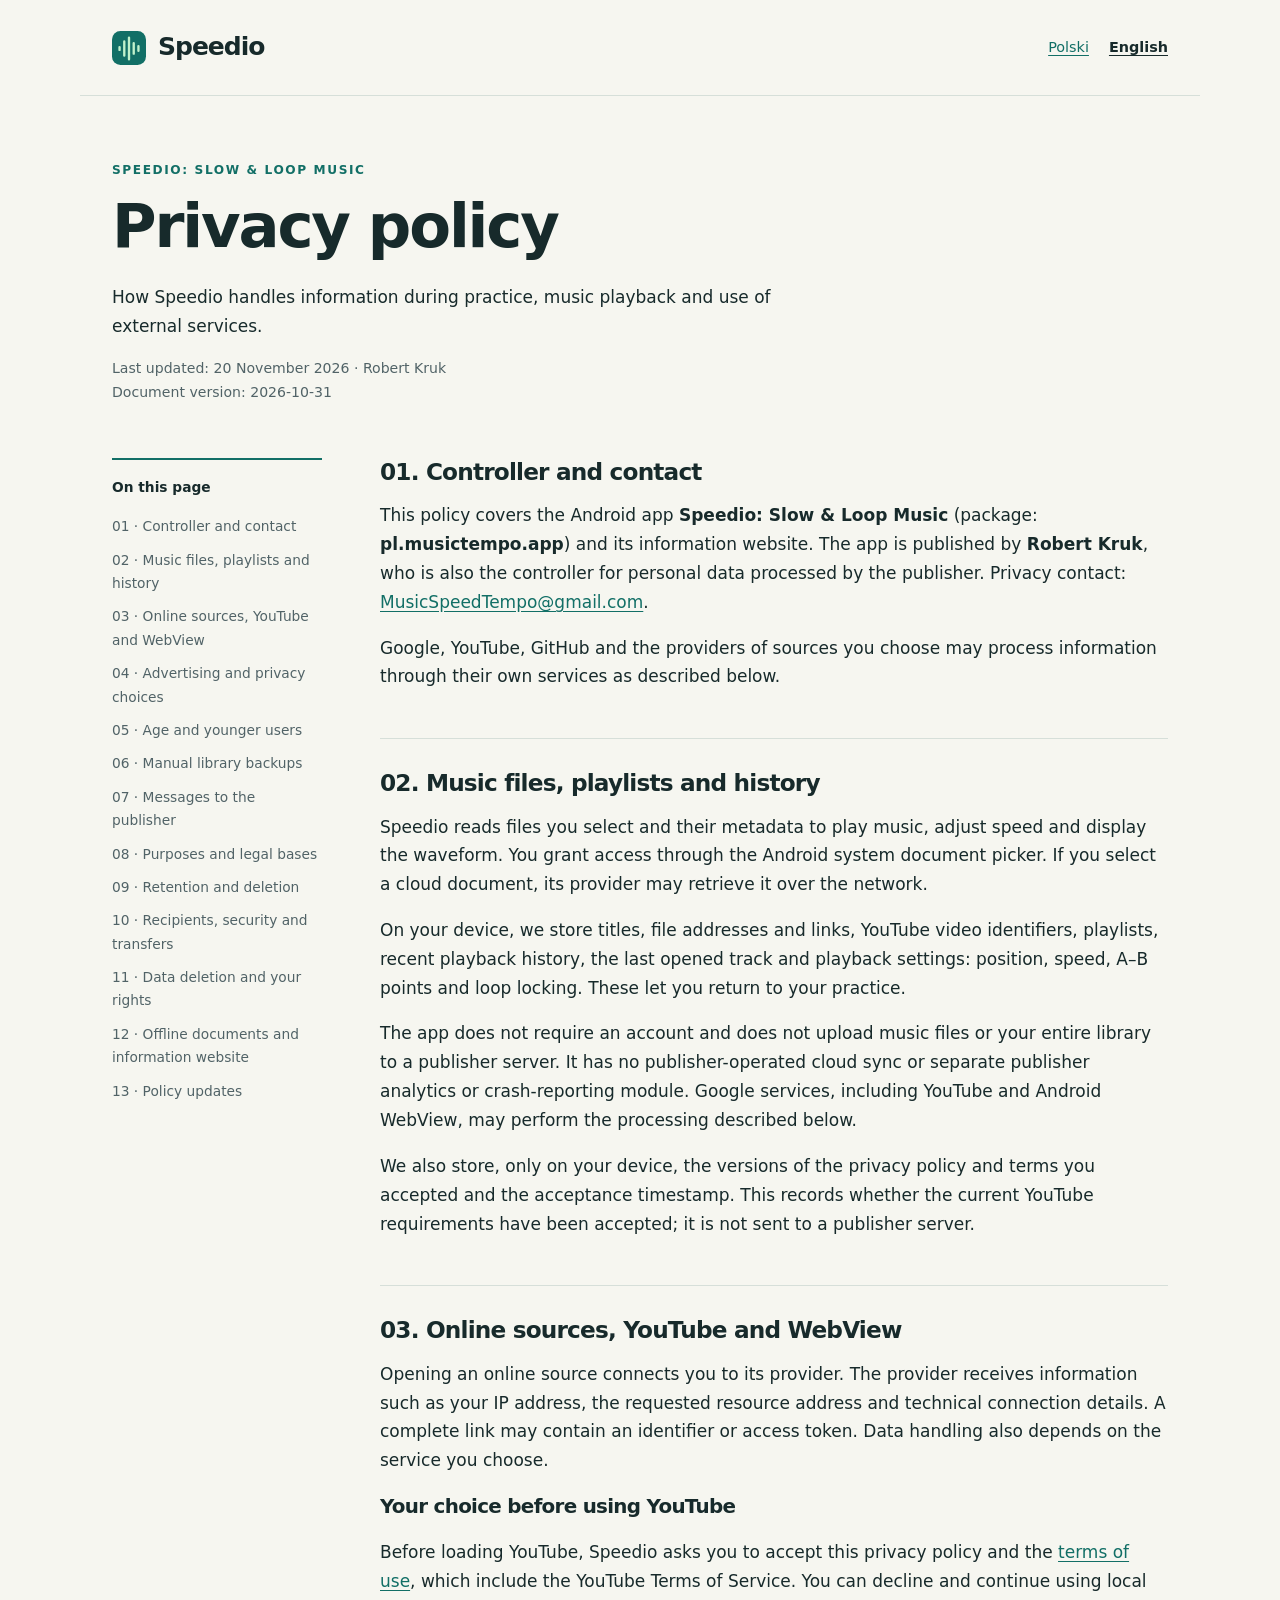
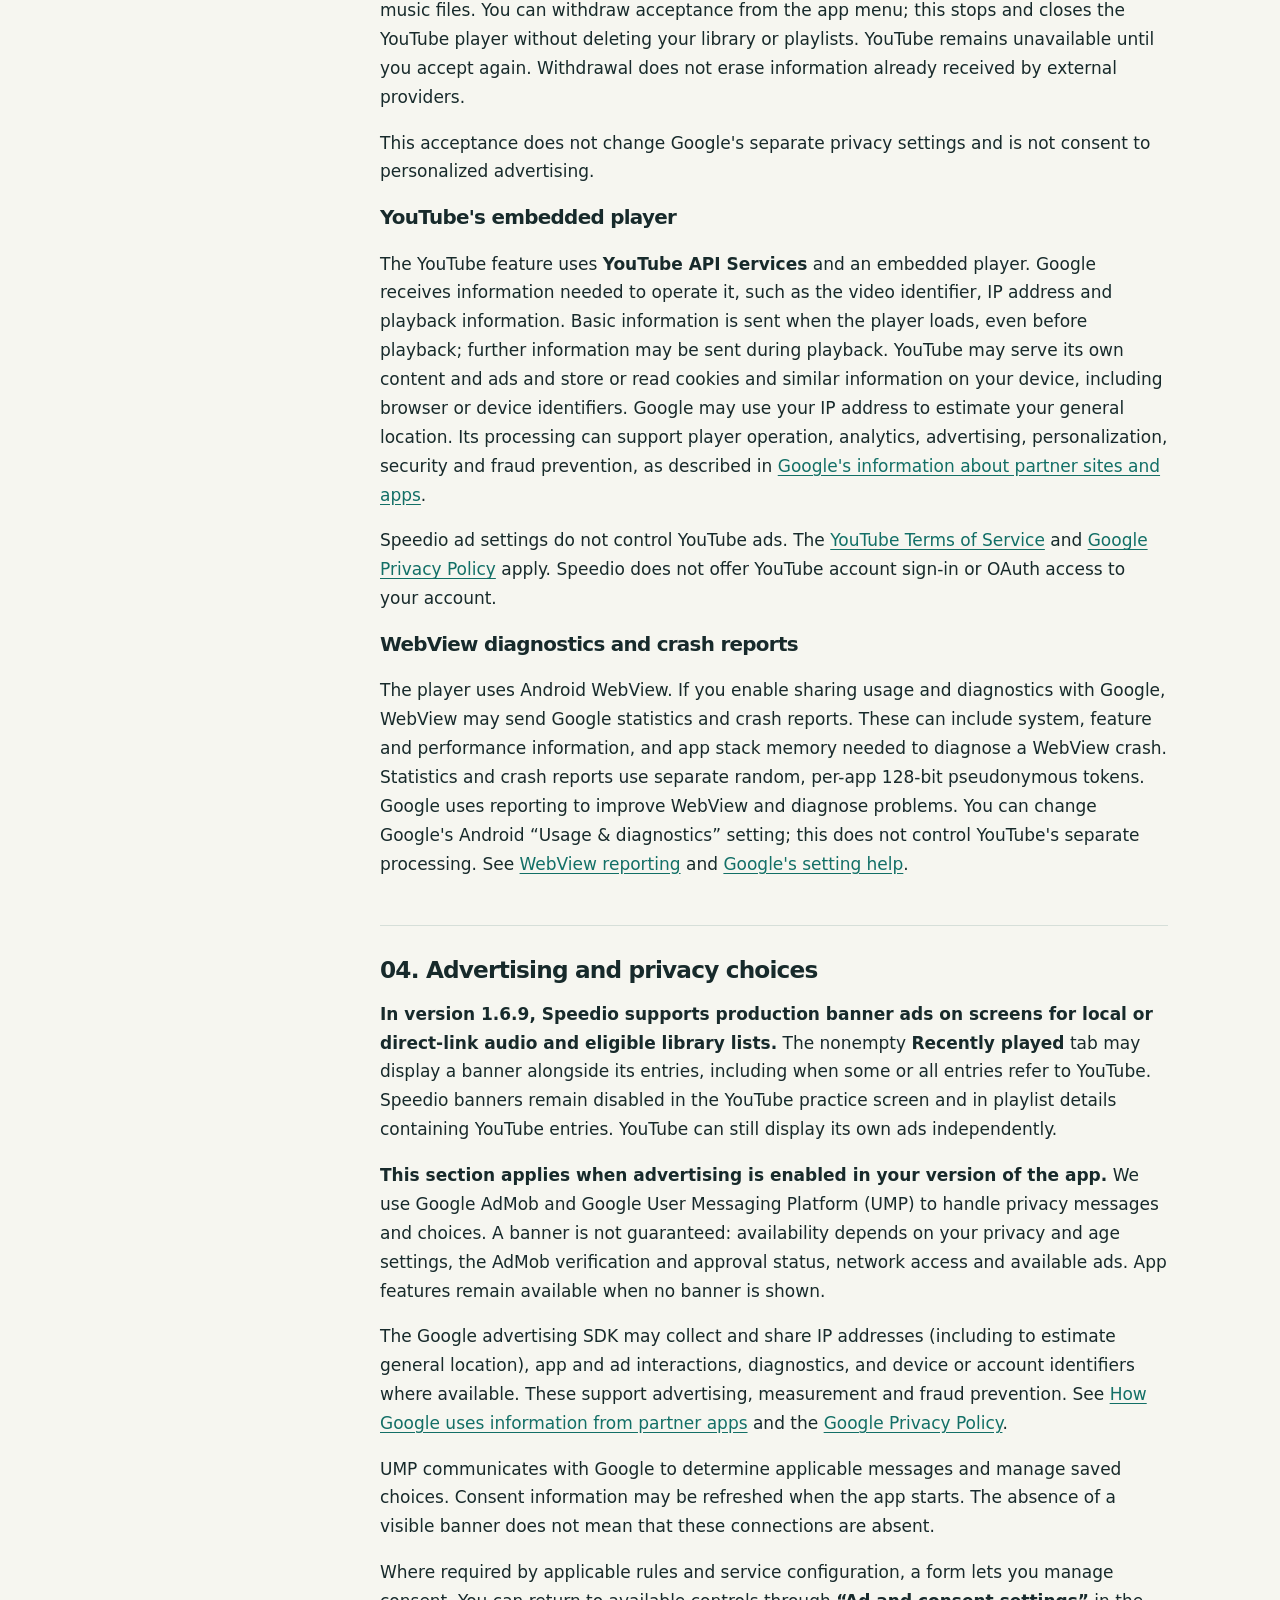
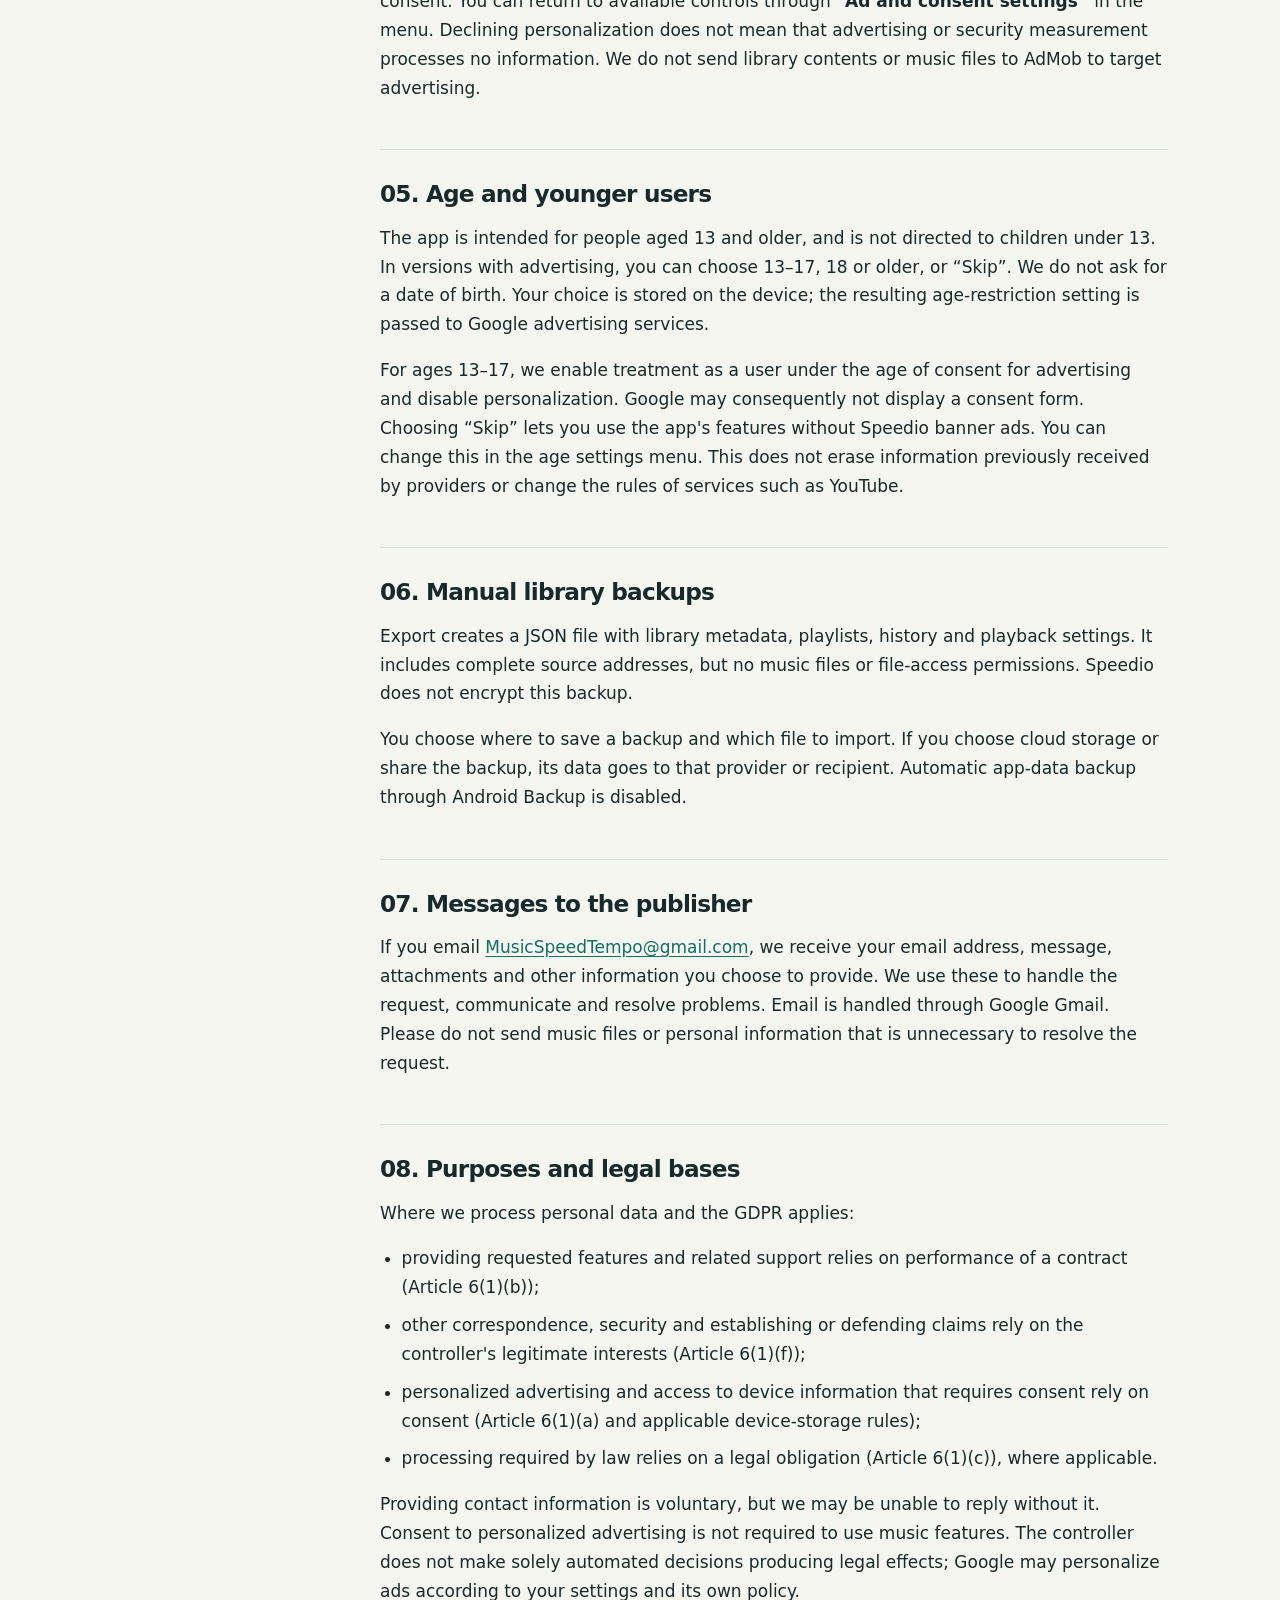
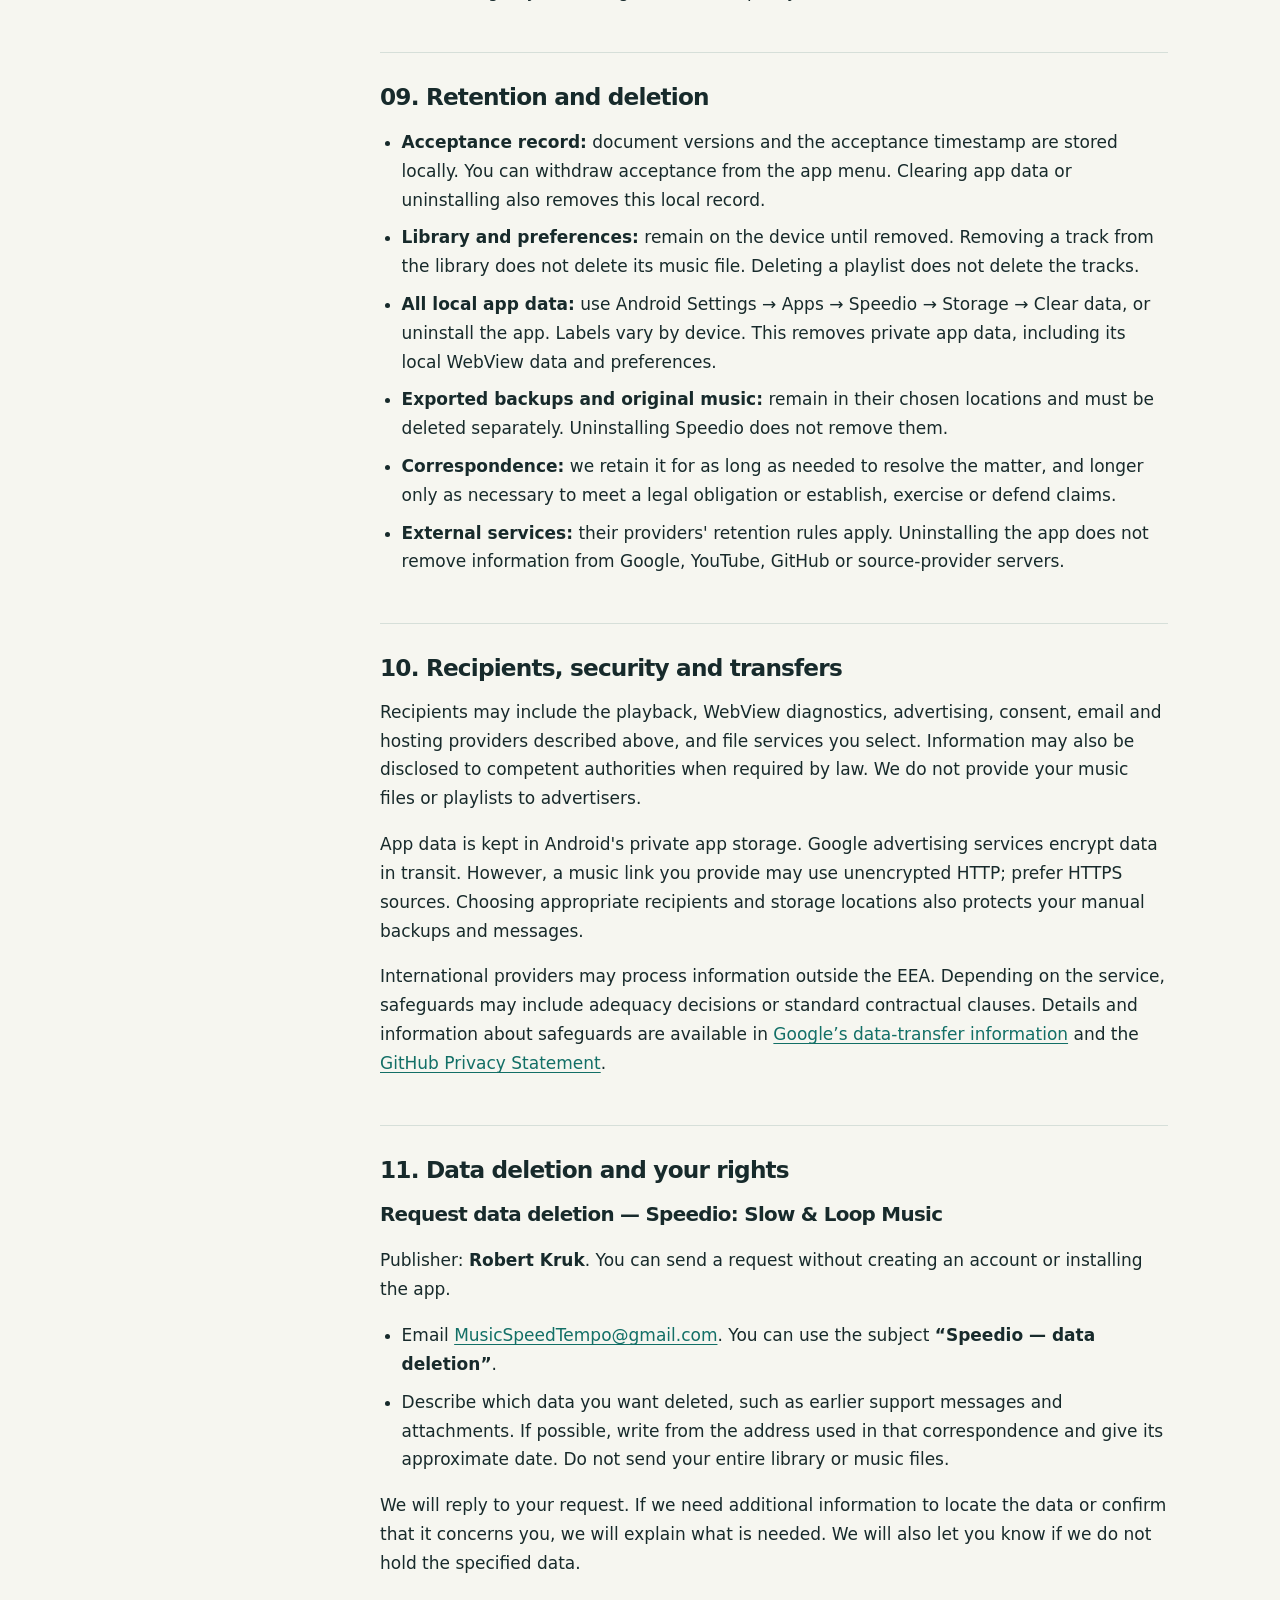
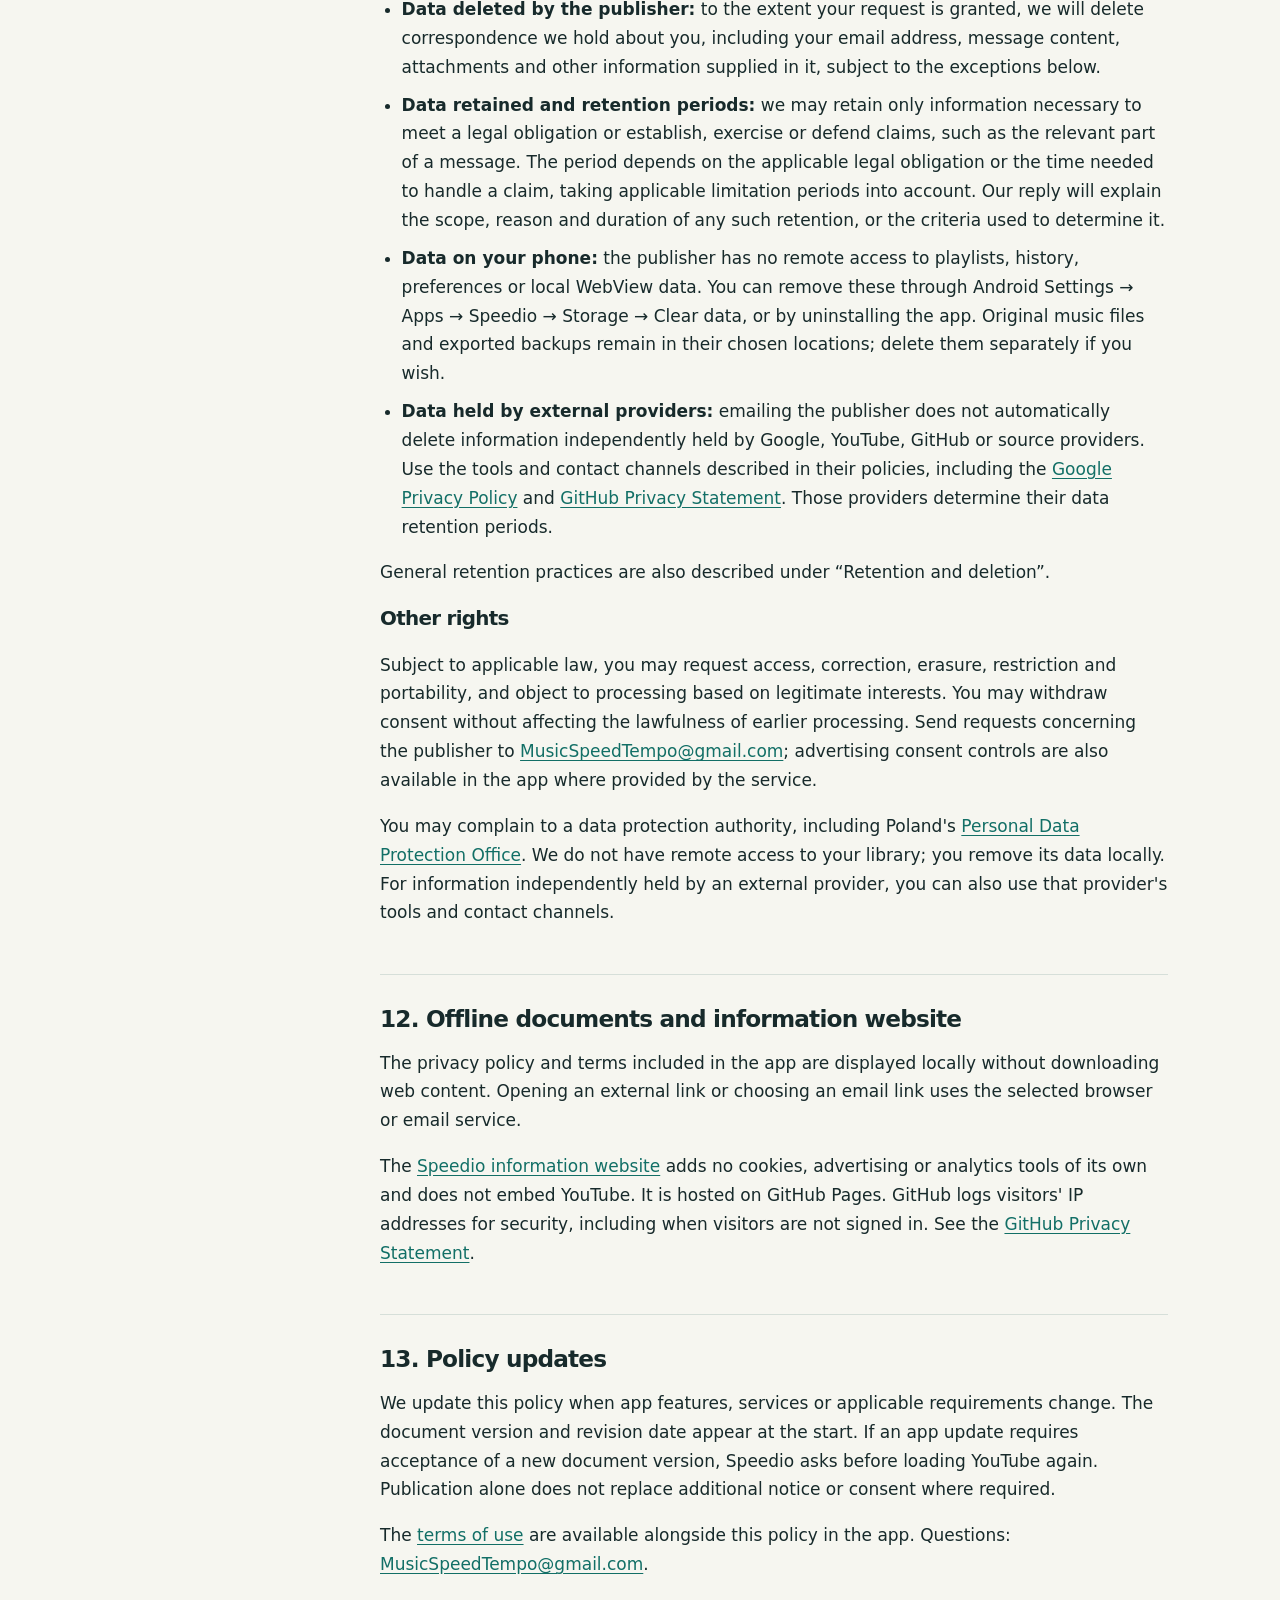
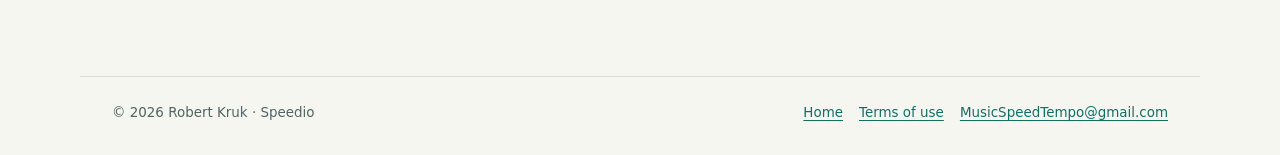
<file: privacy.html>
<!doctype html><html lang="en"><head><meta charset="utf-8"><meta name="viewport" content="width=device-width,initial-scale=1"><meta name="description" content="How Speedio handles information during practice, music playback and use of external services."><meta name="referrer" content="no-referrer"><meta http-equiv="Content-Security-Policy" content="default-src 'none'; style-src 'self'; img-src 'self' data:; base-uri 'none'; form-action 'none'"><title>Privacy policy · Speedio</title><link rel="stylesheet" href="styles.css"></head><body><a class="skip" href="#main">Skip to content</a><header class="topbar"><a class="brand" href="index.html" aria-label="Speedio — Home"><svg viewBox="0 0 36 36" aria-hidden="true" fill="none"><rect width="36" height="36" rx="9" fill="#126f66"/><path d="M8 17v3m5-9v15m5-19v23m5-17v11m5-8v5" stroke="#c0f1cb" stroke-width="2.5" stroke-linecap="round"/></svg>Speedio</a><nav aria-label="Document language"><a href="privacy-pl.html" lang="pl" hreflang="pl" >Polski</a><a href="privacy.html" lang="en" hreflang="en" aria-current="page">English</a></nav></header><main id="main"><div class="intro"><span class="eyebrow">Speedio: Slow &amp; Loop Music</span><h1>Privacy policy</h1><p>How Speedio handles information during practice, music playback and use of external services.</p><p class="meta"><time datetime="2026-11-20">Last updated: 20 November 2026</time> · Robert Kruk<br>Document version: 2026-10-31</p></div><div class="policy-layout"><nav class="contents" aria-label="Contents"><strong>On this page</strong><a href="#controller">01 · Controller and contact</a><a href="#local">02 · Music files, playlists and history</a><a href="#online">03 · Online sources, YouTube and WebView</a><a href="#ads">04 · Advertising and privacy choices</a><a href="#age">05 · Age and younger users</a><a href="#backup">06 · Manual library backups</a><a href="#contact">07 · Messages to the publisher</a><a href="#basis">08 · Purposes and legal bases</a><a href="#retention">09 · Retention and deletion</a><a href="#sharing">10 · Recipients, security and transfers</a><a href="#rights">11 · Data deletion and your rights</a><a href="#website">12 · Offline documents and information website</a><a href="#changes">13 · Policy updates</a></nav><article class="policy"><section id="controller" aria-labelledby="h-controller"><h2 id="h-controller">01. Controller and contact</h2><p>This policy covers the Android app <strong>Speedio: Slow &amp; Loop Music</strong> (package: <strong>pl.musictempo.app</strong>) and its information website. The app is published by <strong>Robert Kruk</strong>, who is also the controller for personal data processed by the publisher. Privacy contact: <a href="mailto:MusicSpeedTempo@gmail.com">MusicSpeedTempo@gmail.com</a>.</p>
<p>Google, YouTube, GitHub and the providers of sources you choose may process information through their own services as described below.</p></section><section id="local" aria-labelledby="h-local"><h2 id="h-local">02. Music files, playlists and history</h2><p>Speedio reads files you select and their metadata to play music, adjust speed and display the waveform. You grant access through the Android system document picker. If you select a cloud document, its provider may retrieve it over the network.</p>
<p>On your device, we store titles, file addresses and links, YouTube video identifiers, playlists, recent playback history, the last opened track and playback settings: position, speed, A–B points and loop locking. These let you return to your practice.</p>
<p>The app does not require an account and does not upload music files or your entire library to a publisher server. It has no publisher-operated cloud sync or separate publisher analytics or crash-reporting module. Google services, including YouTube and Android WebView, may perform the processing described below.</p>
<p>We also store, only on your device, the versions of the privacy policy and terms you accepted and the acceptance timestamp. This records whether the current YouTube requirements have been accepted; it is not sent to a publisher server.</p></section><section id="online" aria-labelledby="h-online"><h2 id="h-online">03. Online sources, YouTube and WebView</h2><p>Opening an online source connects you to its provider. The provider receives information such as your IP address, the requested resource address and technical connection details. A complete link may contain an identifier or access token. Data handling also depends on the service you choose.</p>
<h3>Your choice before using YouTube</h3>
<p>Before loading YouTube, Speedio asks you to accept this privacy policy and the <a href="terms.html">terms of use</a>, which include the YouTube Terms of Service. You can decline and continue using local music files. You can withdraw acceptance from the app menu; this stops and closes the YouTube player without deleting your library or playlists. YouTube remains unavailable until you accept again. Withdrawal does not erase information already received by external providers.</p>
<p>This acceptance does not change Google's separate privacy settings and is not consent to personalized advertising.</p>
<h3>YouTube's embedded player</h3>
<p>The YouTube feature uses <strong>YouTube API Services</strong> and an embedded player. Google receives information needed to operate it, such as the video identifier, IP address and playback information. Basic information is sent when the player loads, even before playback; further information may be sent during playback. YouTube may serve its own content and ads and store or read cookies and similar information on your device, including browser or device identifiers. Google may use your IP address to estimate your general location. Its processing can support player operation, analytics, advertising, personalization, security and fraud prevention, as described in <a href="https://policies.google.com/technologies/partner-sites?hl=en">Google's information about partner sites and apps</a>.</p>
<p>Speedio ad settings do not control YouTube ads. The <a href="https://www.youtube.com/t/terms">YouTube Terms of Service</a> and <a href="https://policies.google.com/privacy?hl=en">Google Privacy Policy</a> apply. Speedio does not offer YouTube account sign-in or OAuth access to your account.</p>
<h3>WebView diagnostics and crash reports</h3>
<p>The player uses Android WebView. If you enable sharing usage and diagnostics with Google, WebView may send Google statistics and crash reports. These can include system, feature and performance information, and app stack memory needed to diagnose a WebView crash. Statistics and crash reports use separate random, per-app 128-bit pseudonymous tokens. Google uses reporting to improve WebView and diagnose problems. You can change Google's Android “Usage &amp; diagnostics” setting; this does not control YouTube's separate processing. See <a href="https://developer.android.com/develop/ui/views/layout/webapps/webview-privacy">WebView reporting</a> and <a href="https://support.google.com/accounts/answer/6078260?hl=en">Google's setting help</a>.</p></section><section id="ads" aria-labelledby="h-ads"><h2 id="h-ads">04. Advertising and privacy choices</h2><p>
<strong>In version 1.6.9, Speedio supports production banner ads on screens for local or direct-link audio and eligible library lists.</strong> The nonempty <strong>Recently played</strong> tab may display a banner alongside its entries, including when some or all entries refer to YouTube. Speedio banners remain disabled in the YouTube practice screen and in playlist details containing YouTube entries. YouTube can still display its own ads independently.</p>
<p>
<strong>This section applies when advertising is enabled in your version of the app.</strong> We use Google AdMob and Google User Messaging Platform (UMP) to handle privacy messages and choices. A banner is not guaranteed: availability depends on your privacy and age settings, the AdMob verification and approval status, network access and available ads. App features remain available when no banner is shown.</p>
<p>The Google advertising SDK may collect and share IP addresses (including to estimate general location), app and ad interactions, diagnostics, and device or account identifiers where available. These support advertising, measurement and fraud prevention. See <a href="https://policies.google.com/technologies/partner-sites?hl=en">How Google uses information from partner apps</a> and the <a href="https://policies.google.com/privacy?hl=en">Google Privacy Policy</a>.</p>
<p>UMP communicates with Google to determine applicable messages and manage saved choices. Consent information may be refreshed when the app starts. The absence of a visible banner does not mean that these connections are absent.</p>
<p>Where required by applicable rules and service configuration, a form lets you manage consent. You can return to available controls through <strong>“Ad and consent settings”</strong> in the menu. Declining personalization does not mean that advertising or security measurement processes no information. We do not send library contents or music files to AdMob to target advertising.</p></section><section id="age" aria-labelledby="h-age"><h2 id="h-age">05. Age and younger users</h2><p>The app is intended for people aged 13 and older, and is not directed to children under 13. In versions with advertising, you can choose 13–17, 18 or older, or “Skip”. We do not ask for a date of birth. Your choice is stored on the device; the resulting age-restriction setting is passed to Google advertising services.</p>
<p>For ages 13–17, we enable treatment as a user under the age of consent for advertising and disable personalization. Google may consequently not display a consent form. Choosing “Skip” lets you use the app's features without Speedio banner ads. You can change this in the age settings menu. This does not erase information previously received by providers or change the rules of services such as YouTube.</p></section><section id="backup" aria-labelledby="h-backup"><h2 id="h-backup">06. Manual library backups</h2><p>Export creates a JSON file with library metadata, playlists, history and playback settings. It includes complete source addresses, but no music files or file-access permissions. Speedio does not encrypt this backup.</p>
<p>You choose where to save a backup and which file to import. If you choose cloud storage or share the backup, its data goes to that provider or recipient. Automatic app-data backup through Android Backup is disabled.</p></section><section id="contact" aria-labelledby="h-contact"><h2 id="h-contact">07. Messages to the publisher</h2><p>If you email <a href="mailto:MusicSpeedTempo@gmail.com">MusicSpeedTempo@gmail.com</a>, we receive your email address, message, attachments and other information you choose to provide. We use these to handle the request, communicate and resolve problems. Email is handled through Google Gmail. Please do not send music files or personal information that is unnecessary to resolve the request.</p></section><section id="basis" aria-labelledby="h-basis"><h2 id="h-basis">08. Purposes and legal bases</h2><p>Where we process personal data and the GDPR applies:</p>
<ul>
<li>providing requested features and related support relies on performance of a contract (Article 6(1)(b));</li>
<li>other correspondence, security and establishing or defending claims rely on the controller's legitimate interests (Article 6(1)(f));</li>
<li>personalized advertising and access to device information that requires consent rely on consent (Article 6(1)(a) and applicable device-storage rules);</li>
<li>processing required by law relies on a legal obligation (Article 6(1)(c)), where applicable.</li>
</ul>
<p>Providing contact information is voluntary, but we may be unable to reply without it. Consent to personalized advertising is not required to use music features. The controller does not make solely automated decisions producing legal effects; Google may personalize ads according to your settings and its own policy.</p></section><section id="retention" aria-labelledby="h-retention"><h2 id="h-retention">09. Retention and deletion</h2><ul>
<li>
<strong>Acceptance record:</strong> document versions and the acceptance timestamp are stored locally. You can withdraw acceptance from the app menu. Clearing app data or uninstalling also removes this local record.</li>
<li>
<strong>Library and preferences:</strong> remain on the device until removed. Removing a track from the library does not delete its music file. Deleting a playlist does not delete the tracks.</li>
<li>
<strong>All local app data:</strong> use Android Settings → Apps → Speedio → Storage → Clear data, or uninstall the app. Labels vary by device. This removes private app data, including its local WebView data and preferences.</li>
<li>
<strong>Exported backups and original music:</strong> remain in their chosen locations and must be deleted separately. Uninstalling Speedio does not remove them.</li>
<li>
<strong>Correspondence:</strong> we retain it for as long as needed to resolve the matter, and longer only as necessary to meet a legal obligation or establish, exercise or defend claims.</li>
<li>
<strong>External services:</strong> their providers' retention rules apply. Uninstalling the app does not remove information from Google, YouTube, GitHub or source-provider servers.</li>
</ul></section><section id="sharing" aria-labelledby="h-sharing"><h2 id="h-sharing">10. Recipients, security and transfers</h2><p>Recipients may include the playback, WebView diagnostics, advertising, consent, email and hosting providers described above, and file services you select. Information may also be disclosed to competent authorities when required by law. We do not provide your music files or playlists to advertisers.</p>
<p>App data is kept in Android's private app storage. Google advertising services encrypt data in transit. However, a music link you provide may use unencrypted HTTP; prefer HTTPS sources. Choosing appropriate recipients and storage locations also protects your manual backups and messages.</p>
<p>International providers may process information outside the EEA. Depending on the service, safeguards may include adequacy decisions or standard contractual clauses. Details and information about safeguards are available in <a href="https://policies.google.com/privacy/frameworks?hl=en">Google’s data-transfer information</a> and the <a href="https://docs.github.com/en/site-policy/privacy-policies/github-general-privacy-statement">GitHub Privacy Statement</a>.</p></section><section id="rights" aria-labelledby="h-rights"><h2 id="h-rights">11. Data deletion and your rights</h2><h3 id="delete-data">Request data deletion — Speedio: Slow &amp; Loop Music</h3>
<p>Publisher: <strong>Robert Kruk</strong>. You can send a request without creating an account or installing the app.</p>
<ul>
<li>Email <a href="mailto:MusicSpeedTempo@gmail.com">MusicSpeedTempo@gmail.com</a>. You can use the subject <strong>“Speedio — data deletion”</strong>.</li>
<li>Describe which data you want deleted, such as earlier support messages and attachments. If possible, write from the address used in that correspondence and give its approximate date. Do not send your entire library or music files.</li>
</ul>
<p>We will reply to your request. If we need additional information to locate the data or confirm that it concerns you, we will explain what is needed. We will also let you know if we do not hold the specified data.</p>
<ul>
<li>
<strong>Data deleted by the publisher:</strong> to the extent your request is granted, we will delete correspondence we hold about you, including your email address, message content, attachments and other information supplied in it, subject to the exceptions below.</li>
<li>
<strong>Data retained and retention periods:</strong> we may retain only information necessary to meet a legal obligation or establish, exercise or defend claims, such as the relevant part of a message. The period depends on the applicable legal obligation or the time needed to handle a claim, taking applicable limitation periods into account. Our reply will explain the scope, reason and duration of any such retention, or the criteria used to determine it.</li>
<li>
<strong>Data on your phone:</strong> the publisher has no remote access to playlists, history, preferences or local WebView data. You can remove these through Android Settings → Apps → Speedio → Storage → Clear data, or by uninstalling the app. Original music files and exported backups remain in their chosen locations; delete them separately if you wish.</li>
<li>
<strong>Data held by external providers:</strong> emailing the publisher does not automatically delete information independently held by Google, YouTube, GitHub or source providers. Use the tools and contact channels described in their policies, including the <a href="https://policies.google.com/privacy?hl=en">Google Privacy Policy</a> and <a href="https://docs.github.com/en/site-policy/privacy-policies/github-general-privacy-statement">GitHub Privacy Statement</a>. Those providers determine their data retention periods.</li>
</ul>
<p>General retention practices are also described under “Retention and deletion”.</p>
<h3>Other rights</h3>
<p>Subject to applicable law, you may request access, correction, erasure, restriction and portability, and object to processing based on legitimate interests. You may withdraw consent without affecting the lawfulness of earlier processing. Send requests concerning the publisher to <a href="mailto:MusicSpeedTempo@gmail.com">MusicSpeedTempo@gmail.com</a>; advertising consent controls are also available in the app where provided by the service.</p>
<p>You may complain to a data protection authority, including Poland's <a href="https://uodo.gov.pl/en">Personal Data Protection Office</a>. We do not have remote access to your library; you remove its data locally. For information independently held by an external provider, you can also use that provider's tools and contact channels.</p></section><section id="website" aria-labelledby="h-website"><h2 id="h-website">12. Offline documents and information website</h2><p>The privacy policy and terms included in the app are displayed locally without downloading web content. Opening an external link or choosing an email link uses the selected browser or email service.</p>
<p>The <a href="https://musicspeedtempo.github.io/">Speedio information website</a> adds no cookies, advertising or analytics tools of its own and does not embed YouTube. It is hosted on GitHub Pages. GitHub logs visitors' IP addresses for security, including when visitors are not signed in. See the <a href="https://docs.github.com/en/site-policy/privacy-policies/github-general-privacy-statement">GitHub Privacy Statement</a>.</p></section><section id="changes" aria-labelledby="h-changes"><h2 id="h-changes">13. Policy updates</h2><p>We update this policy when app features, services or applicable requirements change. The document version and revision date appear at the start. If an app update requires acceptance of a new document version, Speedio asks before loading YouTube again. Publication alone does not replace additional notice or consent where required.</p>
<p>The <a href="terms.html">terms of use</a> are available alongside this policy in the app. Questions: <a href="mailto:MusicSpeedTempo@gmail.com">MusicSpeedTempo@gmail.com</a>.</p></section></article></div></main><footer><span>© 2026 Robert Kruk · Speedio</span><span class="footer-links"><a href="index.html">Home</a><a href="terms.html">Terms of use</a><a href="mailto:MusicSpeedTempo@gmail.com">MusicSpeedTempo@gmail.com</a></span></footer></body></html>
</file>
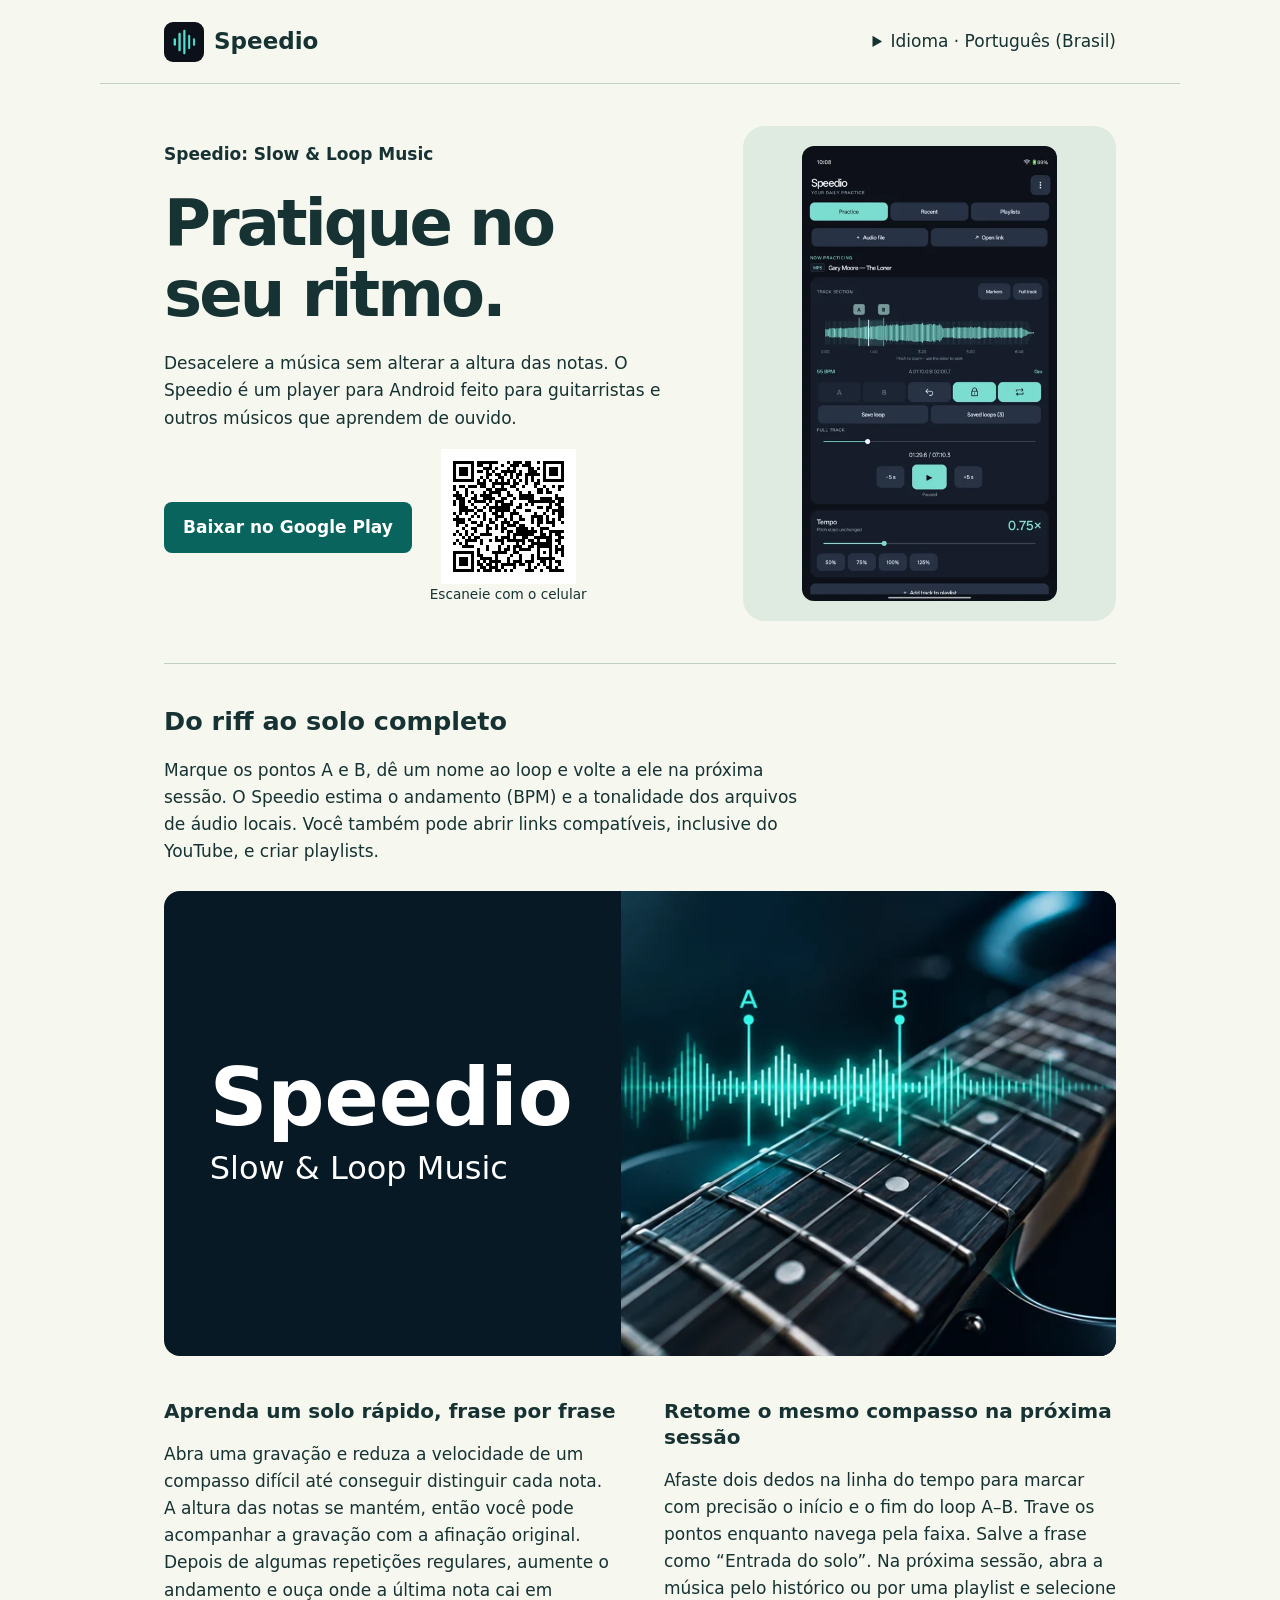
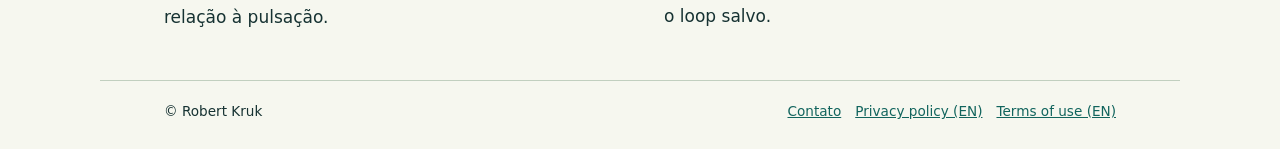
<file: pt-br.html>
<!doctype html>
<html lang="pt-BR"><head><meta charset="utf-8"><meta name="viewport" content="width=device-width,initial-scale=1">
<title>Speedio: Slow &amp; Loop Music | Android · Pratique no seu ritmo.</title><meta name="description" content="Desacelere a música sem alterar a altura das notas. O Speedio é um player para Android feito para guitarristas e outros músicos que aprendem de ouvido.">
<link rel="canonical" href="https://musicspeedtempo.github.io/pt-br.html"><link rel="alternate" hreflang="pl" href="https://musicspeedtempo.github.io/">
<link rel="alternate" hreflang="en" href="https://musicspeedtempo.github.io/en.html">
<link rel="alternate" hreflang="de" href="https://musicspeedtempo.github.io/de.html">
<link rel="alternate" hreflang="es" href="https://musicspeedtempo.github.io/es.html">
<link rel="alternate" hreflang="fr" href="https://musicspeedtempo.github.io/fr.html">
<link rel="alternate" hreflang="it" href="https://musicspeedtempo.github.io/it.html">
<link rel="alternate" hreflang="pt-BR" href="https://musicspeedtempo.github.io/pt-br.html">
<link rel="alternate" hreflang="hi" href="https://musicspeedtempo.github.io/hi.html">
<link rel="alternate" hreflang="ja" href="https://musicspeedtempo.github.io/ja.html"><link rel="alternate" hreflang="x-default" href="https://musicspeedtempo.github.io/en.html">
<link rel="stylesheet" href="product.css"><link rel="icon" href="speedio-icon.png"></head>
<body><header><a class="brand" href="pt-br.html"><img src="speedio-icon.png" alt="" width="40" height="40">Speedio</a>
<details><summary>Idioma · Português (Brasil)</summary><nav aria-label="Idioma"><a href="index.html" lang="pl" hreflang="pl">Polski</a><a href="en.html" lang="en" hreflang="en">English</a><a href="de.html" lang="de" hreflang="de">Deutsch</a><a href="es.html" lang="es" hreflang="es">Español</a><a href="fr.html" lang="fr" hreflang="fr">Français</a><a href="it.html" lang="it" hreflang="it">Italiano</a><a href="pt-br.html" lang="pt-BR" hreflang="pt-BR" aria-current="page">Português (Brasil)</a><a href="hi.html" lang="hi" hreflang="hi">हिन्दी</a><a href="ja.html" lang="ja" hreflang="ja">日本語</a></nav></details></header>
<main><section class="hero"><div><strong>Speedio: Slow &amp; Loop Music</strong><h1>Pratique no seu ritmo.</h1><p>Desacelere a música sem alterar a altura das notas. O Speedio é um player para Android feito para guitarristas e outros músicos que aprendem de ouvido.</p>
<div class="install"><a class="cta" href="https://play.google.com/store/apps/details?id=pl.musictempo.app">Baixar no Google Play</a>
<figure class="install-qr"><img src="speedio-google-play-qr.png" width="135" height="135" alt=""><figcaption>Escaneie com o celular</figcaption></figure></div></div><div class="shot"><img src="speedio-player-en.webp" alt="Speedio: Slow &amp; Loop Music · Android"></div></section>
<section class="feature"><h2>Do riff ao solo completo</h2><p>Marque os pontos A e B, dê um nome ao loop e volte a ele na próxima sessão. O Speedio estima o andamento (BPM) e a tonalidade dos arquivos de áudio locais. Você também pode abrir links compatíveis, inclusive do YouTube, e criar playlists.</p>
<div class="guitar"><div class="guitar-type"><strong>Speedio</strong><span>Slow &amp; Loop Music</span></div><div class="guitar-detail"><img class="guitar-photo" src="speedio-guitar-en.webp" width="1024" height="500" loading="lazy" alt=""></div></div>
<div class="practice-guide"><section><h3>Aprenda um solo rápido, frase por frase</h3><p>Abra uma gravação e reduza a velocidade de um compasso difícil até conseguir distinguir cada nota. A altura das notas se mantém, então você pode acompanhar a gravação com a afinação original. Depois de algumas repetições regulares, aumente o andamento e ouça onde a última nota cai em relação à pulsação.</p></section>
<section><h3>Retome o mesmo compasso na próxima sessão</h3><p>Afaste dois dedos na linha do tempo para marcar com precisão o início e o fim do loop A–B. Trave os pontos enquanto navega pela faixa. Salve a frase como “Entrada do solo”. Na próxima sessão, abra a música pelo histórico ou por uma playlist e selecione o loop salvo.</p></section></div></section></main>
<footer><span>© Robert Kruk</span><div><a href="mailto:MusicSpeedTempo@gmail.com">Contato</a><a lang="en" hreflang="en" href="privacy.html">Privacy policy (EN)</a><a lang="en" hreflang="en" href="terms.html">Terms of use (EN)</a></div></footer></body></html>
</file>
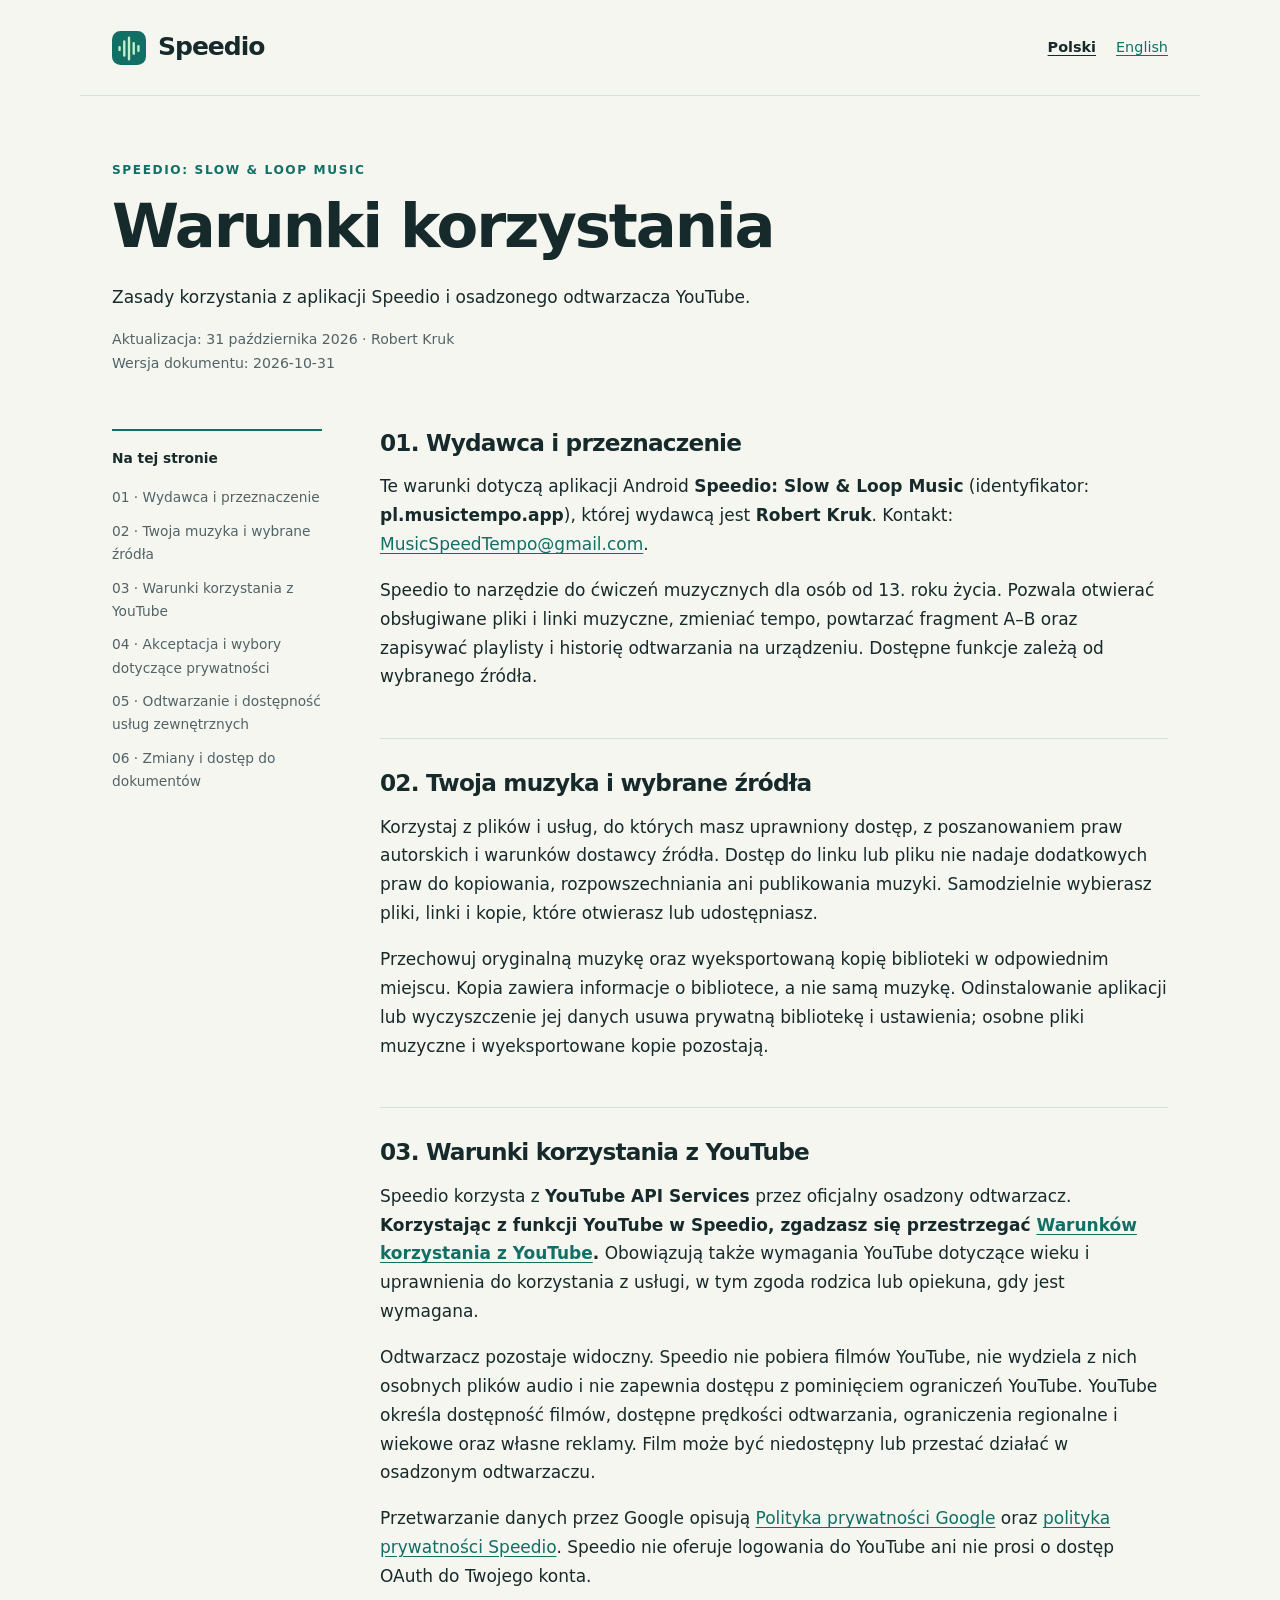
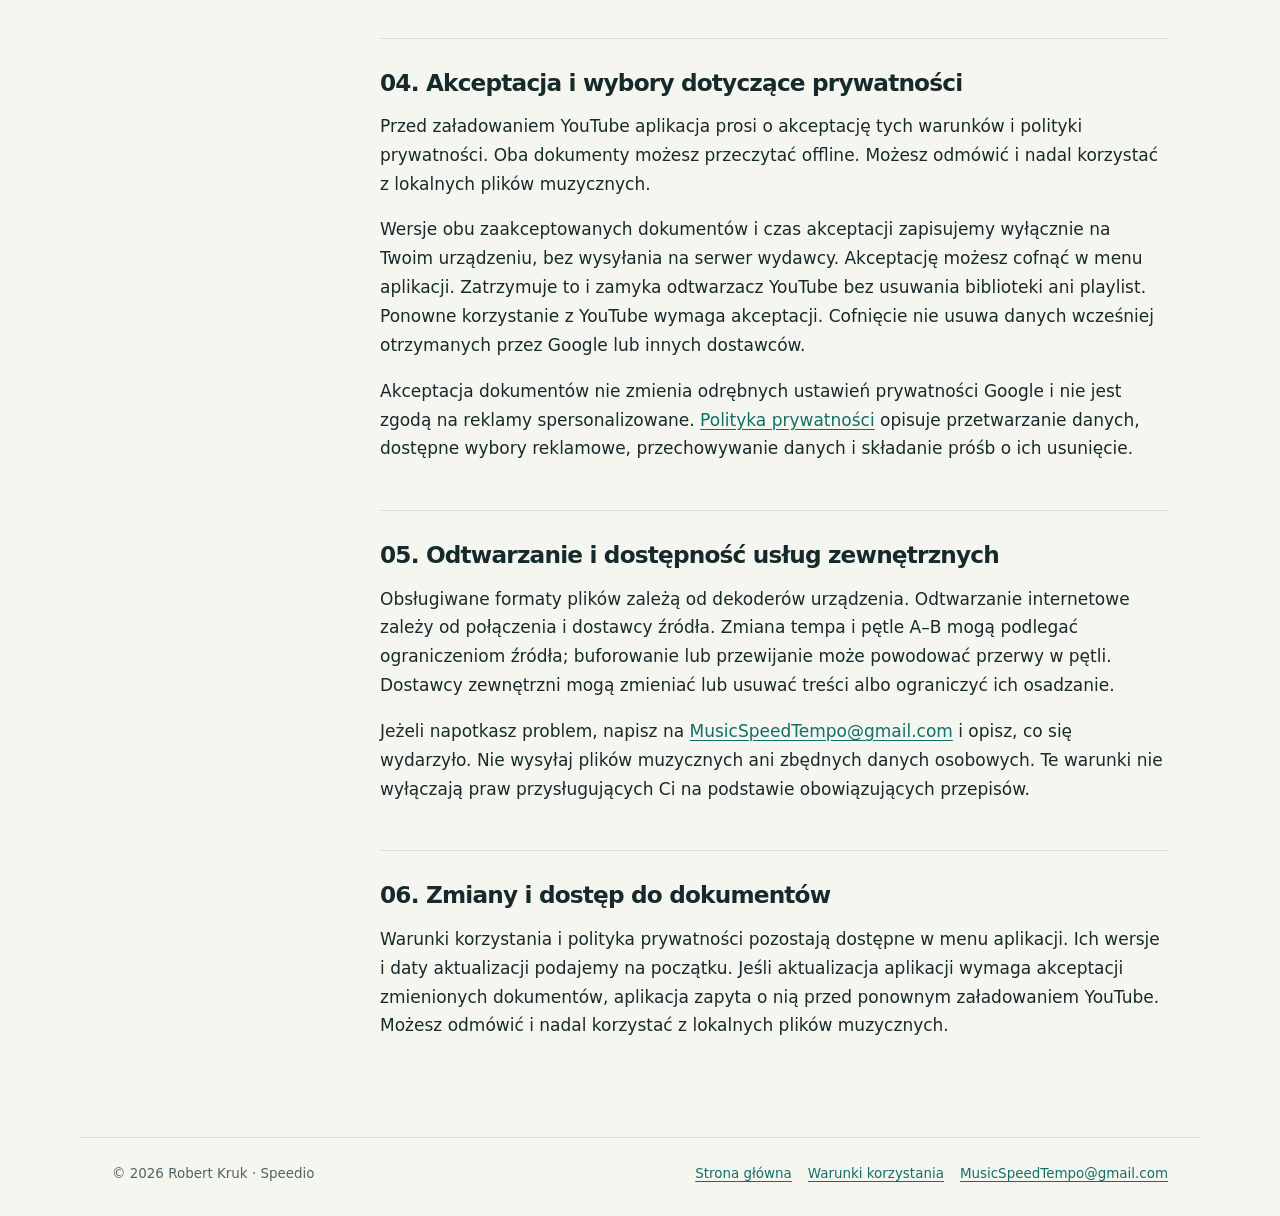
<file: terms-pl.html>
<!doctype html><html lang="pl"><head><meta charset="utf-8"><meta name="viewport" content="width=device-width,initial-scale=1"><meta name="description" content="Zasady korzystania z aplikacji Speedio i osadzonego odtwarzacza YouTube."><meta name="referrer" content="no-referrer"><meta http-equiv="Content-Security-Policy" content="default-src 'none'; style-src 'self'; img-src 'self' data:; base-uri 'none'; form-action 'none'"><title>Warunki korzystania · Speedio</title><link rel="stylesheet" href="styles.css"></head><body><a class="skip" href="#main">Przejdź do treści</a><header class="topbar"><a class="brand" href="index.html" aria-label="Speedio — Strona główna"><svg viewBox="0 0 36 36" aria-hidden="true" fill="none"><rect width="36" height="36" rx="9" fill="#126f66"/><path d="M8 17v3m5-9v15m5-19v23m5-17v11m5-8v5" stroke="#c0f1cb" stroke-width="2.5" stroke-linecap="round"/></svg>Speedio</a><nav aria-label="Język dokumentu"><a href="terms-pl.html" lang="pl" hreflang="pl" aria-current="page">Polski</a><a href="terms.html" lang="en" hreflang="en" >English</a></nav></header><main id="main"><div class="intro"><span class="eyebrow">Speedio: Slow &amp; Loop Music</span><h1>Warunki korzystania</h1><p>Zasady korzystania z aplikacji Speedio i osadzonego odtwarzacza YouTube.</p><p class="meta"><time datetime="2026-10-31">Aktualizacja: 31 października 2026</time> · Robert Kruk<br>Wersja dokumentu: 2026-10-31</p></div><div class="policy-layout"><nav class="contents" aria-label="Spis treści"><strong>Na tej stronie</strong><a href="#publisher">01 · Wydawca i przeznaczenie</a><a href="#sources">02 · Twoja muzyka i wybrane źródła</a><a href="#youtube">03 · Warunki korzystania z YouTube</a><a href="#acceptance">04 · Akceptacja i wybory dotyczące prywatności</a><a href="#availability">05 · Odtwarzanie i dostępność usług zewnętrznych</a><a href="#changes">06 · Zmiany i dostęp do dokumentów</a></nav><article class="policy"><section id="publisher" aria-labelledby="h-publisher"><h2 id="h-publisher">01. Wydawca i przeznaczenie</h2><p>Te warunki dotyczą aplikacji Android <strong>Speedio: Slow &amp; Loop Music</strong> (identyfikator: <strong>pl.musictempo.app</strong>), której wydawcą jest <strong>Robert Kruk</strong>. Kontakt: <a href="mailto:MusicSpeedTempo@gmail.com">MusicSpeedTempo@gmail.com</a>.</p>
<p>Speedio to narzędzie do ćwiczeń muzycznych dla osób od 13. roku życia. Pozwala otwierać obsługiwane pliki i linki muzyczne, zmieniać tempo, powtarzać fragment A–B oraz zapisywać playlisty i historię odtwarzania na urządzeniu. Dostępne funkcje zależą od wybranego źródła.</p></section><section id="sources" aria-labelledby="h-sources"><h2 id="h-sources">02. Twoja muzyka i wybrane źródła</h2><p>Korzystaj z plików i usług, do których masz uprawniony dostęp, z poszanowaniem praw autorskich i warunków dostawcy źródła. Dostęp do linku lub pliku nie nadaje dodatkowych praw do kopiowania, rozpowszechniania ani publikowania muzyki. Samodzielnie wybierasz pliki, linki i kopie, które otwierasz lub udostępniasz.</p>
<p>Przechowuj oryginalną muzykę oraz wyeksportowaną kopię biblioteki w odpowiednim miejscu. Kopia zawiera informacje o bibliotece, a nie samą muzykę. Odinstalowanie aplikacji lub wyczyszczenie jej danych usuwa prywatną bibliotekę i ustawienia; osobne pliki muzyczne i wyeksportowane kopie pozostają.</p></section><section id="youtube" aria-labelledby="h-youtube"><h2 id="h-youtube">03. Warunki korzystania z YouTube</h2><p>Speedio korzysta z <strong>YouTube API Services</strong> przez oficjalny osadzony odtwarzacz. <strong>Korzystając z funkcji YouTube w Speedio, zgadzasz się przestrzegać <a href="https://www.youtube.com/t/terms">Warunków korzystania z YouTube</a>.</strong> Obowiązują także wymagania YouTube dotyczące wieku i uprawnienia do korzystania z usługi, w tym zgoda rodzica lub opiekuna, gdy jest wymagana.</p>
<p>Odtwarzacz pozostaje widoczny. Speedio nie pobiera filmów YouTube, nie wydziela z nich osobnych plików audio i nie zapewnia dostępu z pominięciem ograniczeń YouTube. YouTube określa dostępność filmów, dostępne prędkości odtwarzania, ograniczenia regionalne i wiekowe oraz własne reklamy. Film może być niedostępny lub przestać działać w osadzonym odtwarzaczu.</p>
<p>Przetwarzanie danych przez Google opisują <a href="https://policies.google.com/privacy?hl=pl">Polityka prywatności Google</a> oraz <a href="privacy-pl.html">polityka prywatności Speedio</a>. Speedio nie oferuje logowania do YouTube ani nie prosi o dostęp OAuth do Twojego konta.</p></section><section id="acceptance" aria-labelledby="h-acceptance"><h2 id="h-acceptance">04. Akceptacja i wybory dotyczące prywatności</h2><p>Przed załadowaniem YouTube aplikacja prosi o akceptację tych warunków i polityki prywatności. Oba dokumenty możesz przeczytać offline. Możesz odmówić i nadal korzystać z lokalnych plików muzycznych.</p>
<p>Wersje obu zaakceptowanych dokumentów i czas akceptacji zapisujemy wyłącznie na Twoim urządzeniu, bez wysyłania na serwer wydawcy. Akceptację możesz cofnąć w menu aplikacji. Zatrzymuje to i zamyka odtwarzacz YouTube bez usuwania biblioteki ani playlist. Ponowne korzystanie z YouTube wymaga akceptacji. Cofnięcie nie usuwa danych wcześniej otrzymanych przez Google lub innych dostawców.</p>
<p>Akceptacja dokumentów nie zmienia odrębnych ustawień prywatności Google i nie jest zgodą na reklamy spersonalizowane. <a href="privacy-pl.html">Polityka prywatności</a> opisuje przetwarzanie danych, dostępne wybory reklamowe, przechowywanie danych i składanie próśb o ich usunięcie.</p></section><section id="availability" aria-labelledby="h-availability"><h2 id="h-availability">05. Odtwarzanie i dostępność usług zewnętrznych</h2><p>Obsługiwane formaty plików zależą od dekoderów urządzenia. Odtwarzanie internetowe zależy od połączenia i dostawcy źródła. Zmiana tempa i pętle A–B mogą podlegać ograniczeniom źródła; buforowanie lub przewijanie może powodować przerwy w pętli. Dostawcy zewnętrzni mogą zmieniać lub usuwać treści albo ograniczyć ich osadzanie.</p>
<p>Jeżeli napotkasz problem, napisz na <a href="mailto:MusicSpeedTempo@gmail.com">MusicSpeedTempo@gmail.com</a> i opisz, co się wydarzyło. Nie wysyłaj plików muzycznych ani zbędnych danych osobowych. Te warunki nie wyłączają praw przysługujących Ci na podstawie obowiązujących przepisów.</p></section><section id="changes" aria-labelledby="h-changes"><h2 id="h-changes">06. Zmiany i dostęp do dokumentów</h2><p>Warunki korzystania i polityka prywatności pozostają dostępne w menu aplikacji. Ich wersje i daty aktualizacji podajemy na początku. Jeśli aktualizacja aplikacji wymaga akceptacji zmienionych dokumentów, aplikacja zapyta o nią przed ponownym załadowaniem YouTube. Możesz odmówić i nadal korzystać z lokalnych plików muzycznych.</p></section></article></div></main><footer><span>© 2026 Robert Kruk · Speedio</span><span class="footer-links"><a href="index.html">Strona główna</a><a href="terms-pl.html">Warunki korzystania</a><a href="mailto:MusicSpeedTempo@gmail.com">MusicSpeedTempo@gmail.com</a></span></footer></body></html>
</file>
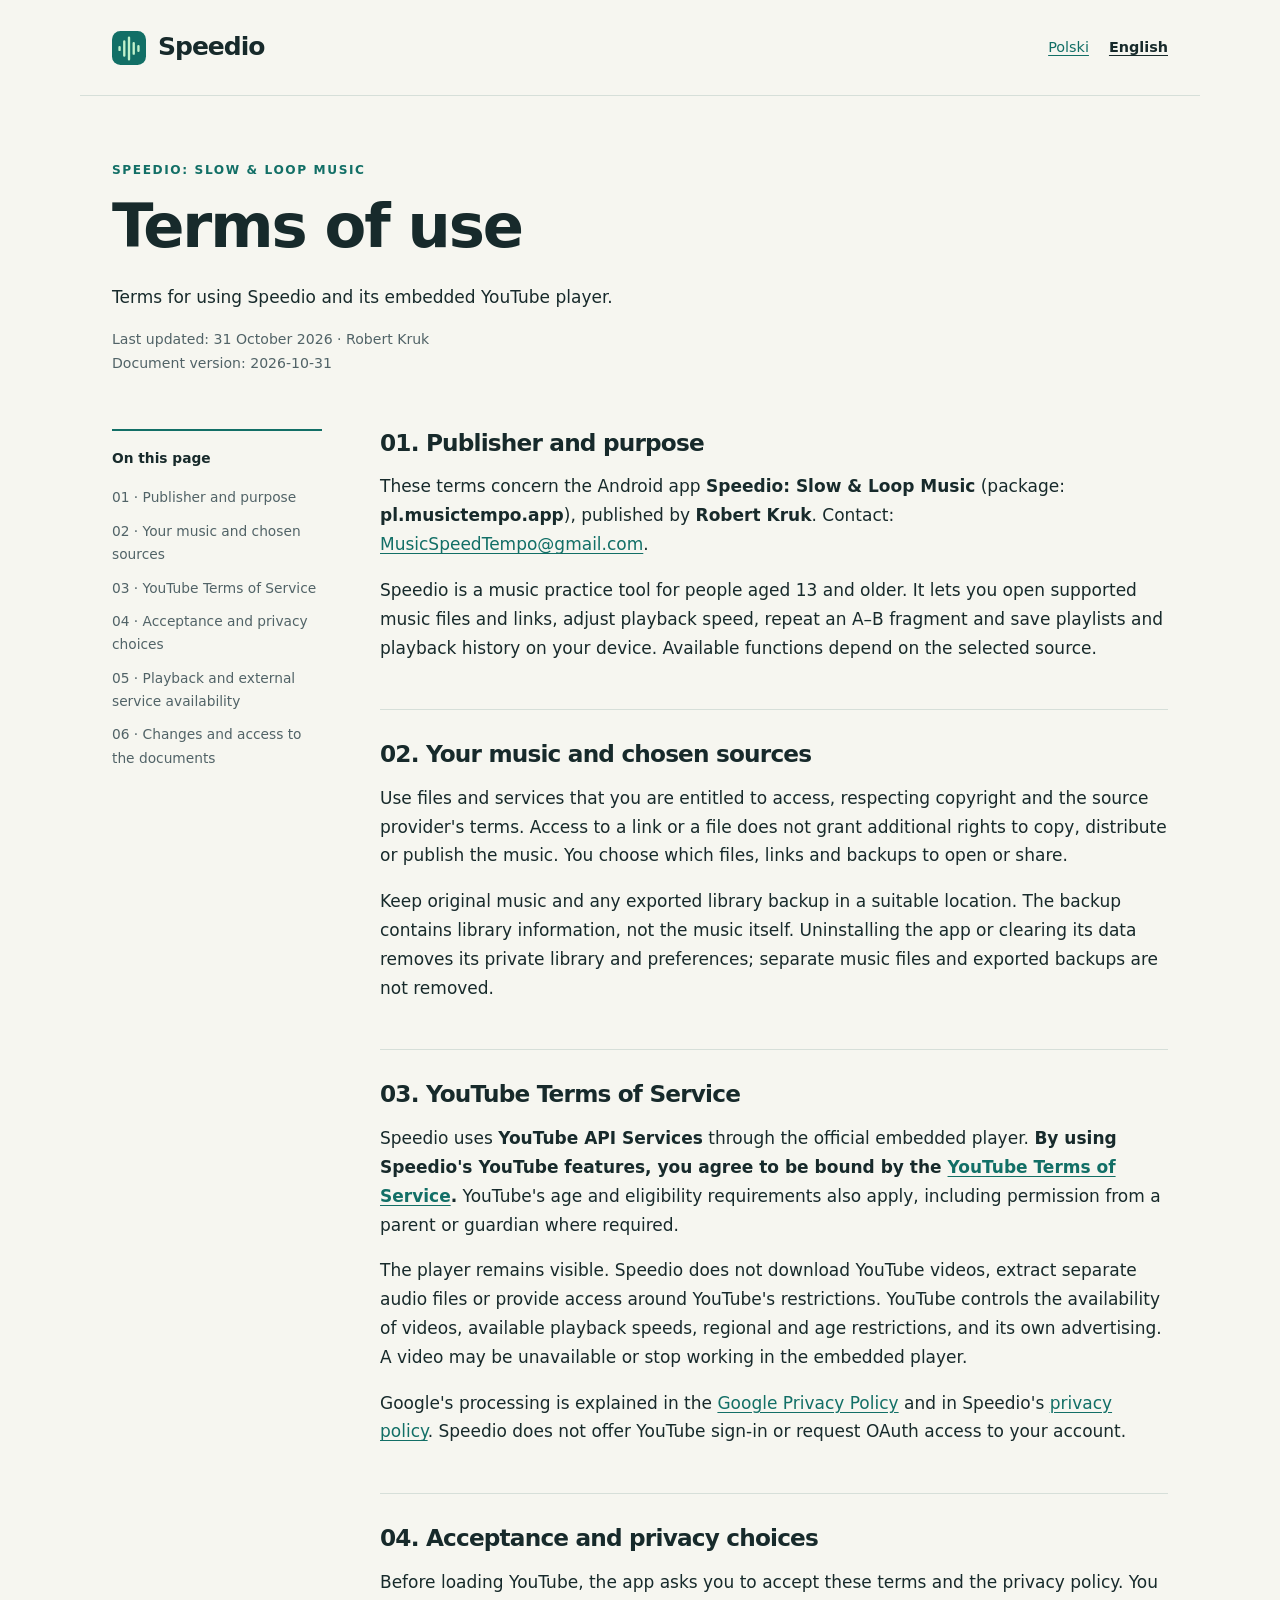
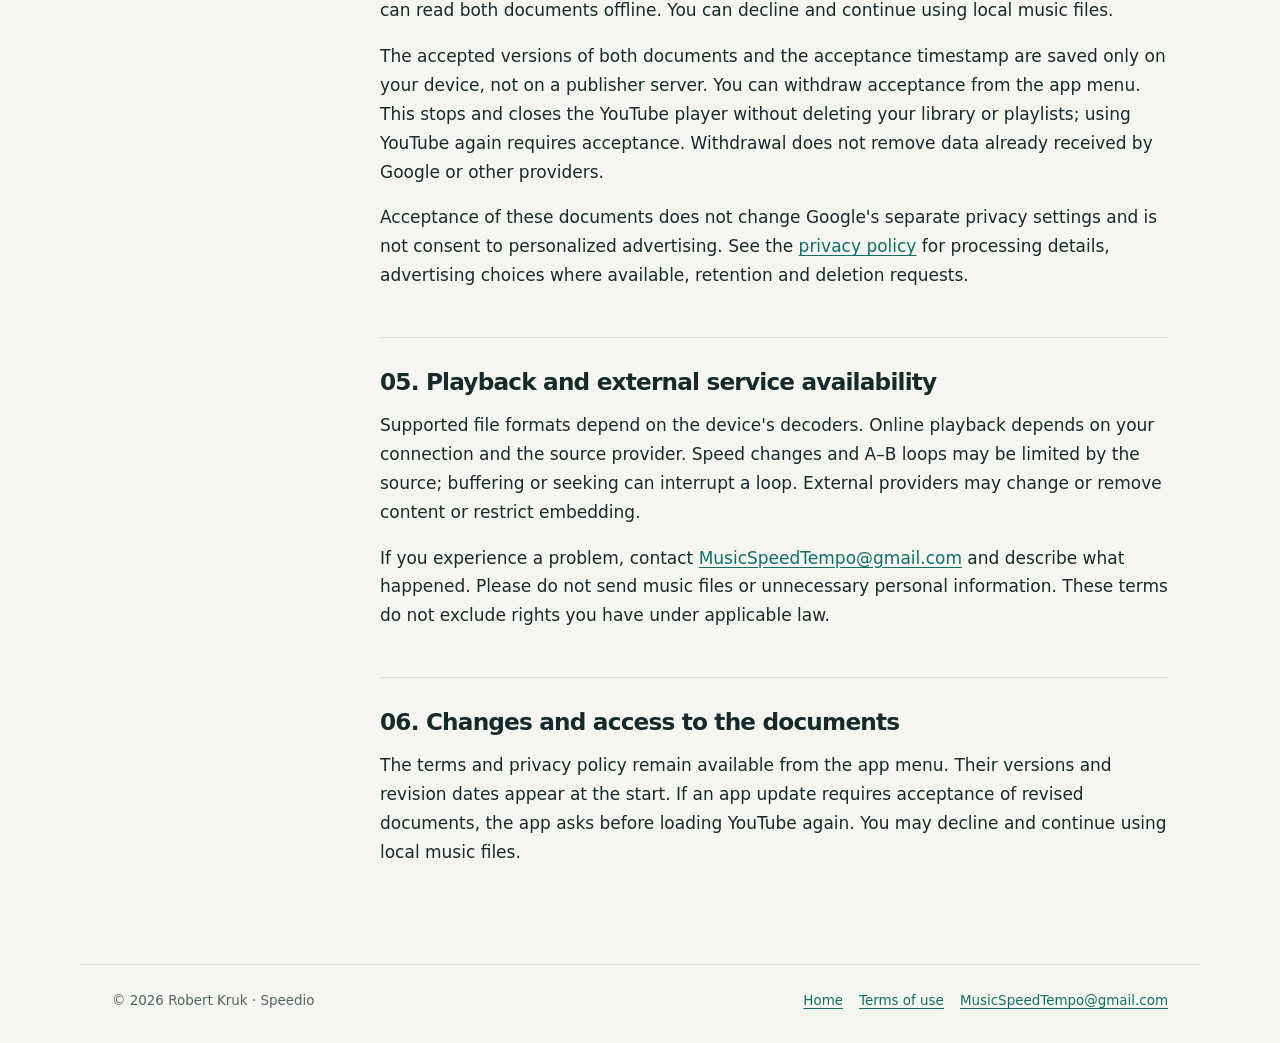
<file: terms.html>
<!doctype html><html lang="en"><head><meta charset="utf-8"><meta name="viewport" content="width=device-width,initial-scale=1"><meta name="description" content="Terms for using Speedio and its embedded YouTube player."><meta name="referrer" content="no-referrer"><meta http-equiv="Content-Security-Policy" content="default-src 'none'; style-src 'self'; img-src 'self' data:; base-uri 'none'; form-action 'none'"><title>Terms of use · Speedio</title><link rel="stylesheet" href="styles.css"></head><body><a class="skip" href="#main">Skip to content</a><header class="topbar"><a class="brand" href="index.html" aria-label="Speedio — Home"><svg viewBox="0 0 36 36" aria-hidden="true" fill="none"><rect width="36" height="36" rx="9" fill="#126f66"/><path d="M8 17v3m5-9v15m5-19v23m5-17v11m5-8v5" stroke="#c0f1cb" stroke-width="2.5" stroke-linecap="round"/></svg>Speedio</a><nav aria-label="Document language"><a href="terms-pl.html" lang="pl" hreflang="pl" >Polski</a><a href="terms.html" lang="en" hreflang="en" aria-current="page">English</a></nav></header><main id="main"><div class="intro"><span class="eyebrow">Speedio: Slow &amp; Loop Music</span><h1>Terms of use</h1><p>Terms for using Speedio and its embedded YouTube player.</p><p class="meta"><time datetime="2026-10-31">Last updated: 31 October 2026</time> · Robert Kruk<br>Document version: 2026-10-31</p></div><div class="policy-layout"><nav class="contents" aria-label="Contents"><strong>On this page</strong><a href="#publisher">01 · Publisher and purpose</a><a href="#sources">02 · Your music and chosen sources</a><a href="#youtube">03 · YouTube Terms of Service</a><a href="#acceptance">04 · Acceptance and privacy choices</a><a href="#availability">05 · Playback and external service availability</a><a href="#changes">06 · Changes and access to the documents</a></nav><article class="policy"><section id="publisher" aria-labelledby="h-publisher"><h2 id="h-publisher">01. Publisher and purpose</h2><p>These terms concern the Android app <strong>Speedio: Slow &amp; Loop Music</strong> (package: <strong>pl.musictempo.app</strong>), published by <strong>Robert Kruk</strong>. Contact: <a href="mailto:MusicSpeedTempo@gmail.com">MusicSpeedTempo@gmail.com</a>.</p>
<p>Speedio is a music practice tool for people aged 13 and older. It lets you open supported music files and links, adjust playback speed, repeat an A–B fragment and save playlists and playback history on your device. Available functions depend on the selected source.</p></section><section id="sources" aria-labelledby="h-sources"><h2 id="h-sources">02. Your music and chosen sources</h2><p>Use files and services that you are entitled to access, respecting copyright and the source provider's terms. Access to a link or a file does not grant additional rights to copy, distribute or publish the music. You choose which files, links and backups to open or share.</p>
<p>Keep original music and any exported library backup in a suitable location. The backup contains library information, not the music itself. Uninstalling the app or clearing its data removes its private library and preferences; separate music files and exported backups are not removed.</p></section><section id="youtube" aria-labelledby="h-youtube"><h2 id="h-youtube">03. YouTube Terms of Service</h2><p>Speedio uses <strong>YouTube API Services</strong> through the official embedded player. <strong>By using Speedio's YouTube features, you agree to be bound by the <a href="https://www.youtube.com/t/terms">YouTube Terms of Service</a>.</strong> YouTube's age and eligibility requirements also apply, including permission from a parent or guardian where required.</p>
<p>The player remains visible. Speedio does not download YouTube videos, extract separate audio files or provide access around YouTube's restrictions. YouTube controls the availability of videos, available playback speeds, regional and age restrictions, and its own advertising. A video may be unavailable or stop working in the embedded player.</p>
<p>Google's processing is explained in the <a href="https://policies.google.com/privacy?hl=en">Google Privacy Policy</a> and in Speedio's <a href="privacy.html">privacy policy</a>. Speedio does not offer YouTube sign-in or request OAuth access to your account.</p></section><section id="acceptance" aria-labelledby="h-acceptance"><h2 id="h-acceptance">04. Acceptance and privacy choices</h2><p>Before loading YouTube, the app asks you to accept these terms and the privacy policy. You can read both documents offline. You can decline and continue using local music files.</p>
<p>The accepted versions of both documents and the acceptance timestamp are saved only on your device, not on a publisher server. You can withdraw acceptance from the app menu. This stops and closes the YouTube player without deleting your library or playlists; using YouTube again requires acceptance. Withdrawal does not remove data already received by Google or other providers.</p>
<p>Acceptance of these documents does not change Google's separate privacy settings and is not consent to personalized advertising. See the <a href="privacy.html">privacy policy</a> for processing details, advertising choices where available, retention and deletion requests.</p></section><section id="availability" aria-labelledby="h-availability"><h2 id="h-availability">05. Playback and external service availability</h2><p>Supported file formats depend on the device's decoders. Online playback depends on your connection and the source provider. Speed changes and A–B loops may be limited by the source; buffering or seeking can interrupt a loop. External providers may change or remove content or restrict embedding.</p>
<p>If you experience a problem, contact <a href="mailto:MusicSpeedTempo@gmail.com">MusicSpeedTempo@gmail.com</a> and describe what happened. Please do not send music files or unnecessary personal information. These terms do not exclude rights you have under applicable law.</p></section><section id="changes" aria-labelledby="h-changes"><h2 id="h-changes">06. Changes and access to the documents</h2><p>The terms and privacy policy remain available from the app menu. Their versions and revision dates appear at the start. If an app update requires acceptance of revised documents, the app asks before loading YouTube again. You may decline and continue using local music files.</p></section></article></div></main><footer><span>© 2026 Robert Kruk · Speedio</span><span class="footer-links"><a href="index.html">Home</a><a href="terms.html">Terms of use</a><a href="mailto:MusicSpeedTempo@gmail.com">MusicSpeedTempo@gmail.com</a></span></footer></body></html>
</file>
<file: product.css>
*{box-sizing:border-box}body{margin:0;background:#f6f7ef;color:#163232;font:17px/1.6 system-ui,sans-serif}header,main,footer{max-width:1080px;margin:auto;padding:0 clamp(20px,5vw,64px)}header,footer{display:flex;align-items:center;justify-content:space-between;gap:1rem;flex-wrap:wrap}header{min-height:84px;border-bottom:1px solid #c1cfbf}a{color:#11645d}a:focus-visible,summary:focus-visible{outline:3px solid #ad5700;outline-offset:4px}.brand{display:flex;align-items:center;gap:10px;color:inherit;font-size:23px;font-weight:750;text-decoration:none}.brand img{border-radius:9px}details{position:relative}summary{cursor:pointer}nav{position:absolute;right:0;top:100%;min-width:175px;padding:12px 16px;background:white;box-shadow:0 6px 24px #14312d22;z-index:2}nav a{display:block;padding:3px}.hero{display:grid;grid-template-columns:minmax(0,1.4fr) minmax(0,1fr);gap:6%;align-items:center;padding:42px 0}h1,h2{line-height:1.12;text-wrap:balance}h1{font-size:clamp(2.4rem,5vw,4.4rem);letter-spacing:-.045em;margin:.3em 0}p{max-width:60ch}.install{display:flex;align-items:center;flex-wrap:wrap;gap:18px}.install-qr{display:none;margin:0;text-align:center;font-size:.85rem}.install-qr img{display:block;margin:auto;image-rendering:pixelated}@media(min-width:800px) and (pointer:fine){.install-qr{display:block}}.cta{display:inline-block;background:#08645c;color:white;border-radius:8px;padding:12px 19px;font-weight:650;text-decoration:none}.shot{background:#dfebe0;border-radius:22px;text-align:center;padding:20px}.shot img{width:auto;max-width:100%;height:auto;max-height:455px;vertical-align:middle;border-radius:12px}.guitar{display:grid;grid-template-columns:48% 52%;aspect-ratio:1024/500;overflow:hidden;border-radius:16px;margin:1.6rem 0;background:#061924;color:white}.guitar-type{display:flex;flex-direction:column;justify-content:center;padding-left:10%}.guitar-type strong{font-size:clamp(2rem,7vw,5rem);line-height:1.12}.guitar-type span{font-size:clamp(.9rem,2.5vw,2rem)}.guitar-detail{position:relative;overflow:hidden}.guitar-photo{display:block;position:absolute;right:0;top:0;height:100%;width:auto;max-width:none}.practice-guide{display:grid;grid-template-columns:repeat(auto-fit,minmax(min(100%,310px),1fr));gap:0 3rem}.practice-guide h3{font-size:1.25rem;line-height:1.3;margin:1rem 0 .6rem}.feature{border-top:1px solid #c1cfbf;padding:22px 0 32px}footer{border-top:1px solid #c1cfbf;padding-top:20px;padding-bottom:26px;font-size:.85rem}footer div{display:flex;gap:14px;flex-wrap:wrap}@media(max-width:650px){.hero{grid-template-columns:1fr;gap:22px;padding:22px 0}.shot img{max-height:330px}.shot{padding:14px}header{min-height:68px}}
</file>
<file: styles.css>
:root{--ink:#172a2b;--muted:#516367;--accent:#126f66;--paper:#f6f6f0;--line:#d6dfd9;--dark:#132d2d;--mint:#c0f1cb}
*{box-sizing:border-box}html{scroll-padding-top:2rem}body{margin:0;background:var(--paper);color:var(--ink);font:17px/1.7 system-ui,-apple-system,"Segoe UI",sans-serif}a{color:var(--accent);text-underline-offset:.2em}a:hover{text-decoration-thickness:2px}a:focus-visible,summary:focus-visible{outline:3px solid #c26b24;outline-offset:5px}p{margin:0 0 1.05rem}ul{padding-left:1.35rem}li{margin:.55rem 0}code{font-size:.88em;overflow-wrap:anywhere}h1,h2,h3{line-height:1.18;letter-spacing:-.035em}h1{font-size:clamp(2.2rem,6vw,3.8rem);margin:.5rem 0 1.25rem}h2{font-size:1.45rem;margin:0 0 1rem}header,main,footer{max-width:1120px;margin:auto;padding-left:32px;padding-right:32px}.topbar{display:flex;align-items:center;justify-content:space-between;gap:20px;min-height:96px;border-bottom:1px solid var(--line)}.brand{display:inline-flex;align-items:center;gap:12px;color:var(--ink);font-weight:750;font-size:25px;text-decoration:none;letter-spacing:-.04em}.brand svg{width:34px;height:34px}.topbar nav{display:flex;gap:20px;font-size:.9rem}.topbar nav a[aria-current=page]{font-weight:700;color:var(--ink)}.eyebrow{color:var(--accent);font-size:.76rem;font-weight:750;letter-spacing:.13em;text-transform:uppercase}.intro{padding-top:58px;padding-bottom:36px}.intro>p{max-width:700px}.meta{font-size:.88rem;color:var(--muted)}.policy-layout{display:grid;grid-template-columns:210px minmax(0,1fr);gap:58px;align-items:start;padding-bottom:50px}.contents{position:sticky;top:24px;font-size:.86rem;border-top:2px solid var(--accent);padding-top:16px}.contents a{display:block;color:var(--muted);margin:0 0 10px;text-decoration:none}.contents a:hover{color:var(--accent);text-decoration:underline}.contents strong{display:block;margin-bottom:16px}.policy section{padding:30px 0;border-top:1px solid var(--line);scroll-margin-top:24px}.policy section:first-child{padding-top:0;border-top:none}.policy a,.contact a{overflow-wrap:anywhere}footer{border-top:1px solid var(--line);padding-top:25px;padding-bottom:30px;display:flex;justify-content:space-between;gap:16px;font-size:.84rem;color:var(--muted)}.skip{position:absolute;top:-80px;left:20px;padding:12px;background:white;z-index:5}.skip:focus{top:10px}.hero{padding-top:64px;padding-bottom:48px;display:grid;grid-template-columns:1.15fr 1fr;gap:55px;align-items:center}.hero h1{font-size:clamp(3.2rem,8vw,6rem);line-height:1.02;margin:20px 0}.lede{font-size:1.18rem;max-width:540px}.english{color:var(--muted)}.wave-art{background:var(--dark);border-radius:12px;aspect-ratio:1.05;position:relative;display:flex;align-items:center;justify-content:center;overflow:hidden}.wave-art svg{width:85%;height:auto}.wave-art .art-label{position:absolute;left:27px;bottom:24px;color:var(--mint);letter-spacing:.13em;font-size:.72rem}.links-row{padding:35px 0 50px;border-top:1px solid var(--line);display:grid;grid-template-columns:1fr 1fr;gap:24px}.primary{display:inline-flex;background:var(--accent);color:white;padding:13px 22px;border-radius:5px;text-decoration:none;font-weight:650;min-height:48px}.secondary{display:inline-flex;padding:12px 20px;border:1px solid var(--accent);border-radius:5px;text-decoration:none;min-height:48px;font-weight:650}.contact{padding:0 0 55px}.contact h2{font-size:1.2rem}.small{font-size:.88rem}.footer-links{display:flex;flex-wrap:wrap;gap:16px}
@media(max-width:760px){body{font-size:16px}header,main,footer{padding-left:22px;padding-right:22px}.topbar{min-height:80px}.topbar nav{gap:14px}.intro{padding-top:38px}.policy-layout{grid-template-columns:1fr;gap:28px}.contents{position:static;padding-bottom:8px;display:flex;flex-wrap:wrap;gap:6px 16px}.contents strong{width:100%;margin:0 0 5px}.contents a{margin:0;font-size:.8rem}.hero{grid-template-columns:1fr;padding-top:35px;gap:25px}.hero h1{font-size:3.7rem}.wave-art{aspect-ratio:1.9}.wave-art svg{width:65%}.wave-art .art-label{bottom:14px;left:18px}.links-row{grid-template-columns:1fr;gap:26px}.links-row p{margin-bottom:12px}footer{flex-direction:column}.policy section{padding:25px 0}}@media(prefers-reduced-motion:reduce){html{scroll-behavior:auto}}@media print{body{background:white;font-size:11pt;color:black}.contents,.topbar nav,.skip{display:none}.topbar{min-height:50px}.policy-layout{display:block}.intro{padding:25px 0}.policy section{break-inside:auto}.policy h2{break-after:avoid}a{color:inherit}footer{display:block}}
</file>
